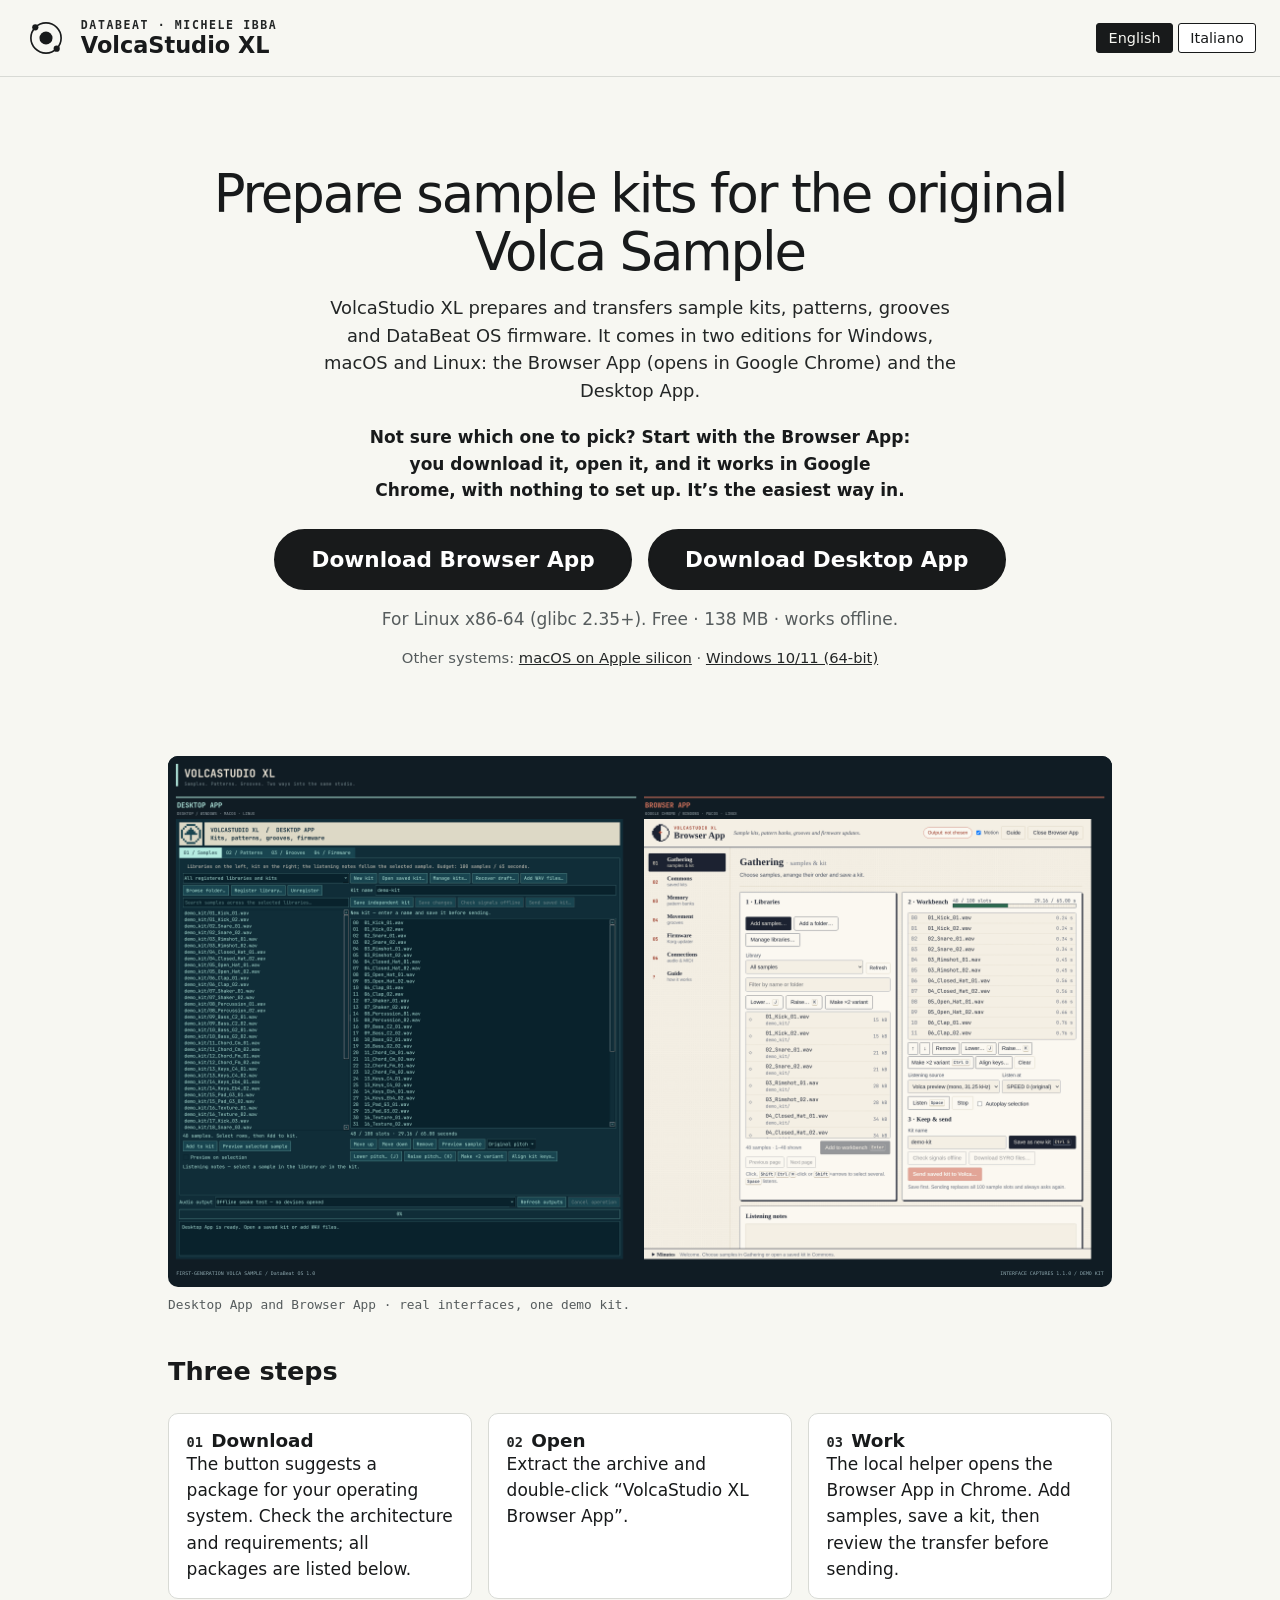
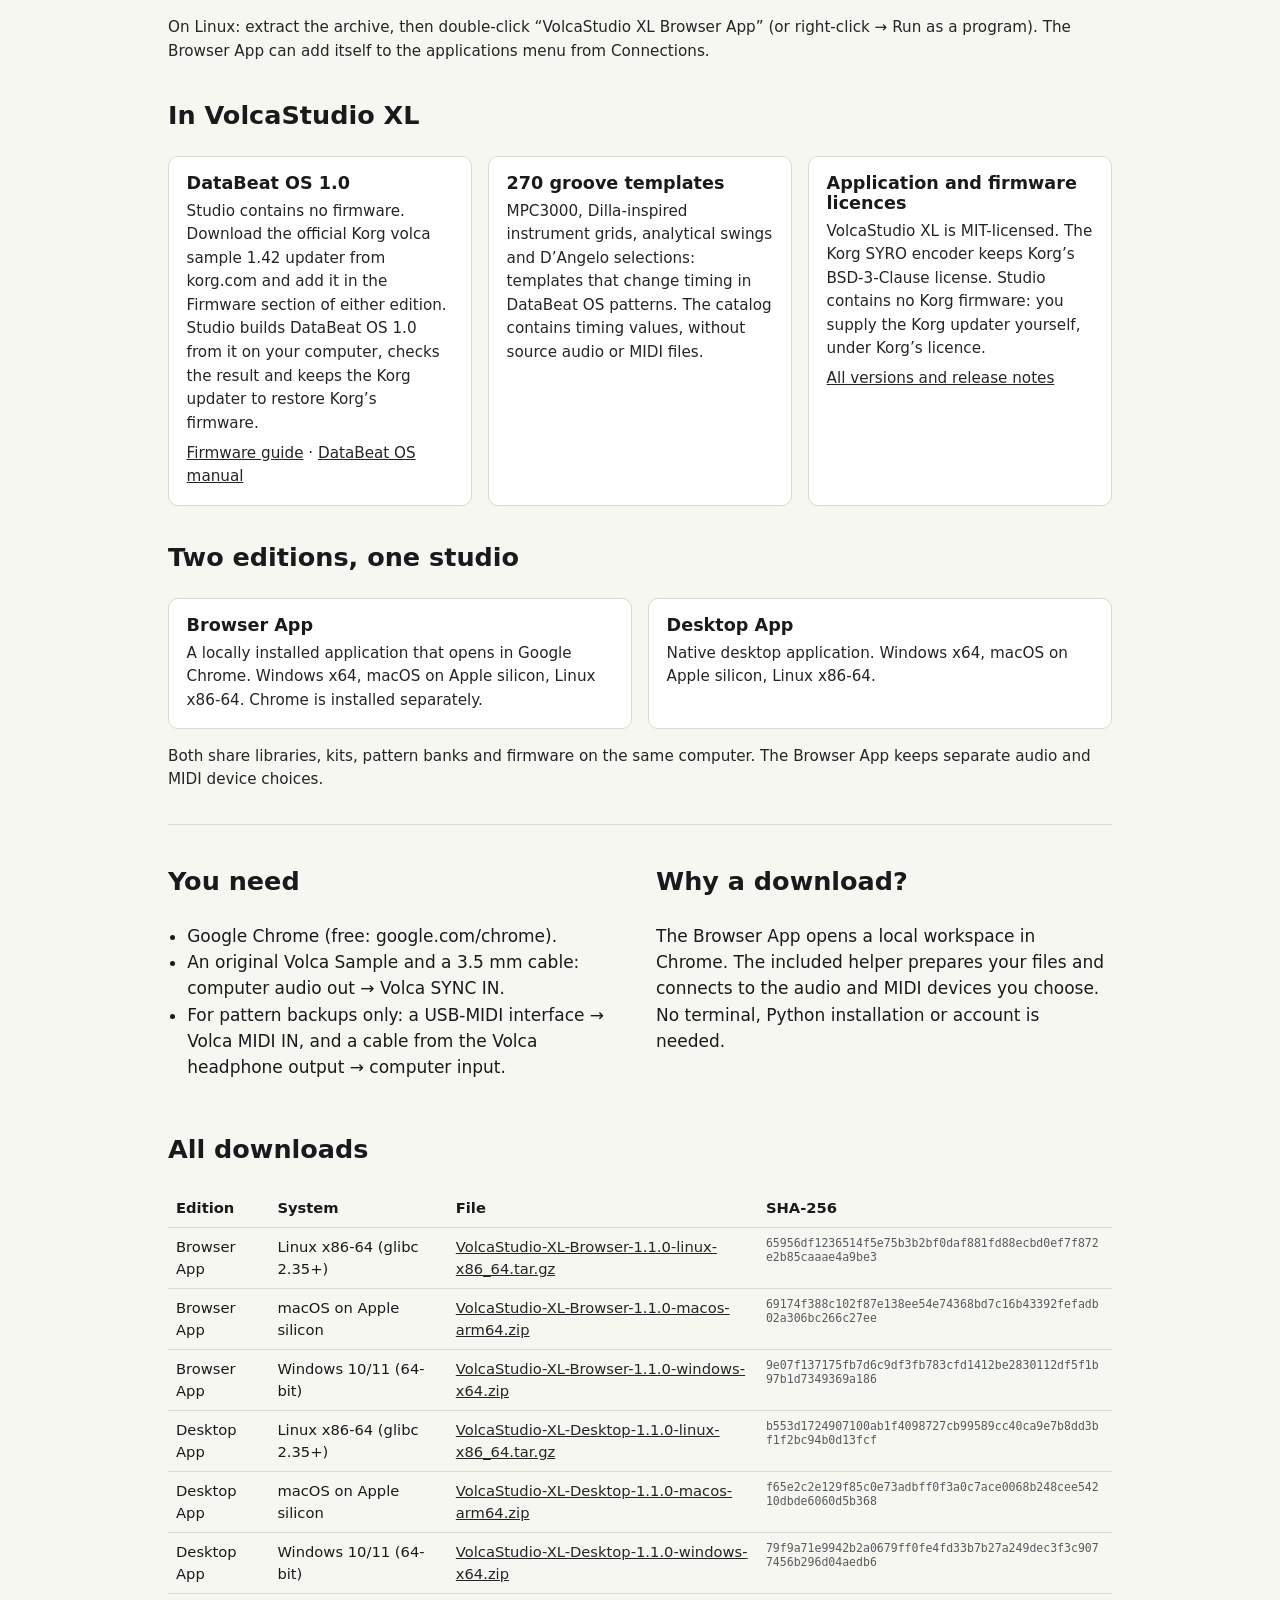
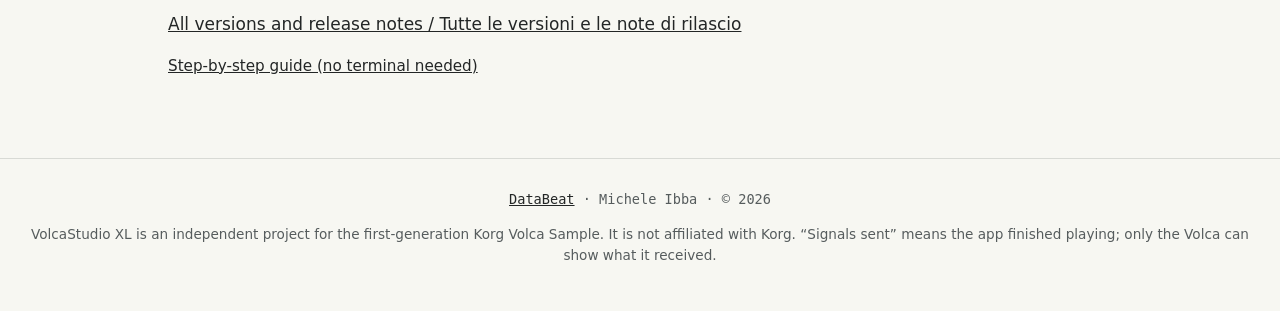
<file: site/index.html>
<!doctype html>
<html lang="en">
<head>
<meta charset="utf-8">
<meta name="viewport" content="width=device-width, initial-scale=1">
<meta name="color-scheme" content="light">
<title>VolcaStudio XL — DataBeat</title>
<meta name="description" content="VolcaStudio XL — prepare and transfer sample kits, patterns, grooves and DataBeat OS firmware for the original Korg Volca Sample. Browser App for Google Chrome, Desktop App for the desktop.">
<link rel="icon" href="assets/databeat-mark.svg" type="image/svg+xml">
<link rel="canonical" href="https://micheledatabeat.github.io/volcastudio-xl-releases/">
<meta property="og:type" content="website">
<meta property="og:title" content="VolcaStudio XL — DataBeat">
<meta property="og:description" content="Samples, patterns, grooves and DataBeat OS for the original Volca Sample. Browser App and Desktop App.">
<meta property="og:url" content="https://micheledatabeat.github.io/volcastudio-xl-releases/">
<meta property="og:image" content="https://micheledatabeat.github.io/volcastudio-xl-releases/assets/volcastudio-xl-editions.png">
<meta name="twitter:card" content="summary_large_image">
<link rel="stylesheet" href="site.css">
<script src="site.js" defer></script>
</head>
<body>
<header class="top">
  <a class="brand" href="https://micheledatabeat.github.io/" aria-label="DataBeat home">
    <img src="assets/databeat-mark.svg" alt="" width="44" height="44">
    <div><p class="kicker">DataBeat · Michele Ibba</p><p class="name">VolcaStudio XL</p></div>
  </a>
  <div class="lang" role="group" aria-label="Language">
    <button type="button" data-lang="en">English</button>
    <button type="button" data-lang="it">Italiano</button>
  </div>
</header>

<main>
  <section class="hero">
    <h1 data-i18n="title">Prepare sample kits for the original Volca Sample</h1>
    <p class="lead" data-i18n="lead">VolcaStudio XL prepares and transfers sample kits, patterns, grooves and DataBeat OS firmware. It comes in two editions for Windows, macOS and Linux: the Browser App (opens in Google Chrome) and the Desktop App.</p>
    <p class="pick" data-i18n="pick">Not sure which one to pick? Start with the Browser App: you download it, open it, and it works in Google Chrome, with nothing to set up. It’s the easiest way in.</p>
    <div class="cta-row">
      <a class="cta" id="cta" href="#downloads"><span data-i18n="cta">Download Browser App</span></a>
      <a class="cta" id="cta-desktop" href="#downloads"><span data-i18n="ctaDesktop">Download Desktop App</span></a>
    </div>
    <p class="for" id="cta-for"></p>
    <p class="other" id="other"></p>
  </section>

  <figure class="edition-preview">
    <img src="assets/volcastudio-xl-editions.svg" alt="Desktop App and Browser App with the same demo kit" width="3840" height="2160" loading="lazy">
    <figcaption data-i18n="preview">Desktop App and Browser App · real interfaces, one demo kit.</figcaption>
  </figure>

  <section class="steps">
    <h2 data-i18n="howTitle">Three steps</h2>
    <ol>
      <li><strong data-i18n="s1t">Download</strong><span data-i18n="s1">The button suggests a package for your operating system. Check the architecture and requirements; all packages are listed below.</span></li>
      <li><strong data-i18n="s2t">Open</strong><span id="open-step" data-i18n="s2">Open the downloaded file, then open “VolcaStudio XL Browser App”.</span></li>
      <li><strong data-i18n="s3t">Work</strong><span data-i18n="s3">The local helper opens the Browser App in Chrome. Add samples, save a kit, then review the transfer before sending.</span></li>
    </ol>
    <p class="note" id="first-open"></p>
  </section>

  <section class="included">
    <h2 data-i18n="inTitle">In VolcaStudio XL</h2>
    <div class="cards">
      <article>
        <h3 data-i18n="fwTitle">DataBeat OS 1.0</h3>
        <p data-i18n="fw">Studio contains no firmware. Download the official Korg volca sample 1.42 updater from korg.com and add it in the Firmware section of either edition. Studio builds DataBeat OS 1.0 from it on your computer, checks the result and keeps the Korg updater to restore Korg’s firmware.</p>
        <p><a href="docs/firmware.html" data-i18n="fwLink">Firmware guide</a> · <a href="docs/databeat-os.html" data-i18n="fwManual">DataBeat OS manual</a></p>
      </article>
      <article>
        <h3 data-i18n="grTitle">270 groove templates</h3>
        <p data-i18n="gr">MPC3000, Dilla-inspired instrument grids, analytical swings and D’Angelo selections: templates that change timing in DataBeat OS patterns. The catalog contains timing values, without source audio or MIDI files.</p>
      </article>
      <article>
        <h3 data-i18n="freeTitle">Application and firmware licences</h3>
        <p data-i18n="free">VolcaStudio XL is MIT-licensed. The Korg SYRO encoder keeps Korg’s BSD-3-Clause license. Studio contains no Korg firmware: you supply the Korg updater yourself, under Korg’s licence.</p>
        <p><a id="repo-link" href="https://github.com/MicheleDataBeat/volcastudio-xl-releases/releases" data-i18n="repoLink">All versions and release notes</a></p>
      </article>
    </div>
  </section>

  <section class="editions">
    <h2 data-i18n="edTitle">Two editions, one studio</h2>
    <div class="cards">
      <article><h3>Browser App</h3><p data-i18n="edBrowser">A locally installed application that opens in Google Chrome. Windows x64, macOS on Apple silicon, Linux x86-64. Chrome is installed separately.</p></article>
      <article><h3>Desktop App</h3><p data-i18n="edDesktop">Native desktop application. Windows x64, macOS on Apple silicon, Linux x86-64.</p></article>
    </div>
    <p class="note" data-i18n="edShared">Both share libraries, kits, pattern banks and firmware on the same computer. The Browser App keeps separate audio and MIDI device choices.</p>
  </section>

  <section class="facts">
    <div>
      <h2 data-i18n="needTitle">You need</h2>
      <ul>
        <li data-i18n="need1">Google Chrome (free: google.com/chrome).</li>
        <li data-i18n="need2">An original Volca Sample and a 3.5 mm cable: computer audio out → Volca SYNC IN.</li>
        <li data-i18n="need3">For pattern backups only: a USB-MIDI interface → Volca MIDI IN, and a cable from the Volca headphone output → computer input.</li>
      </ul>
    </div>
    <div>
      <h2 data-i18n="whyTitle">Why a download?</h2>
      <p data-i18n="why">The Browser App opens a local workspace in Chrome. The included helper prepares your files and connects to the audio and MIDI devices you choose. No terminal, Python installation or account is needed.</p>
    </div>
  </section>

  <section class="downloads" id="downloads">
    <h2 data-i18n="allTitle">All downloads</h2>
    <div class="scroll">
    <table>
      <thead><tr><th data-i18n="edition">Edition</th><th data-i18n="system">System</th><th data-i18n="file">File</th><th>SHA-256</th></tr></thead>
      <tbody id="download-rows"><tr><td colspan="4" data-i18n="none">The download list is unavailable or loading. Use All versions and release notes for packages.</td></tr></tbody>
    </table>
    </div>
    <p><a href="https://github.com/MicheleDataBeat/volcastudio-xl-releases/releases">All versions and release notes / Tutte le versioni e le note di rilascio</a></p>
    <p class="note"><a href="docs/browser-quick-start.html" id="guide-link" data-i18n="guide">Step-by-step guide (no terminal needed)</a></p>
  </section>
</main>

<footer>
  <p class="footer-brand"><a href="https://micheledatabeat.github.io/">DataBeat</a> · Michele Ibba · © 2026</p>
  <p data-i18n="foot">VolcaStudio XL is an independent project for the first-generation Korg Volca Sample. It is not affiliated with Korg. “Signals sent” means the app finished playing; only the Volca can show what it received.</p>
</footer>
</body>
</html>
</file>
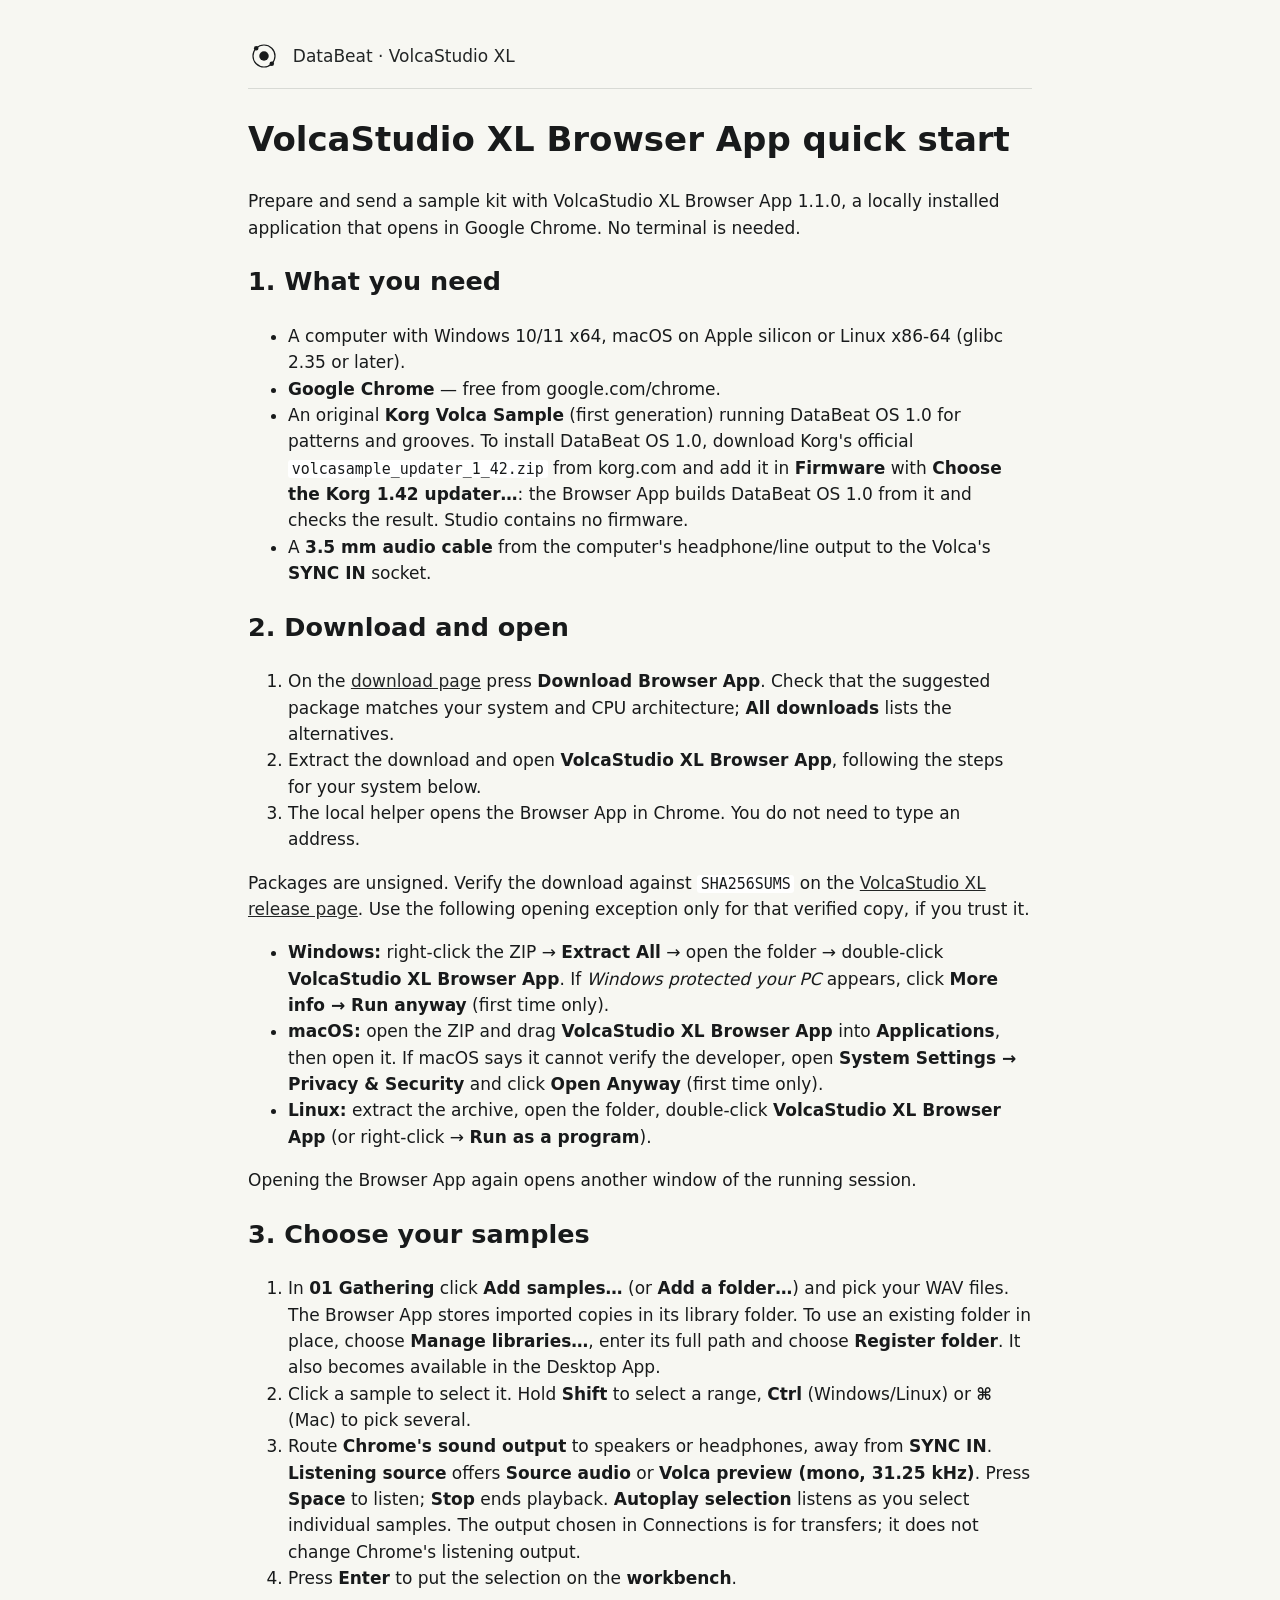
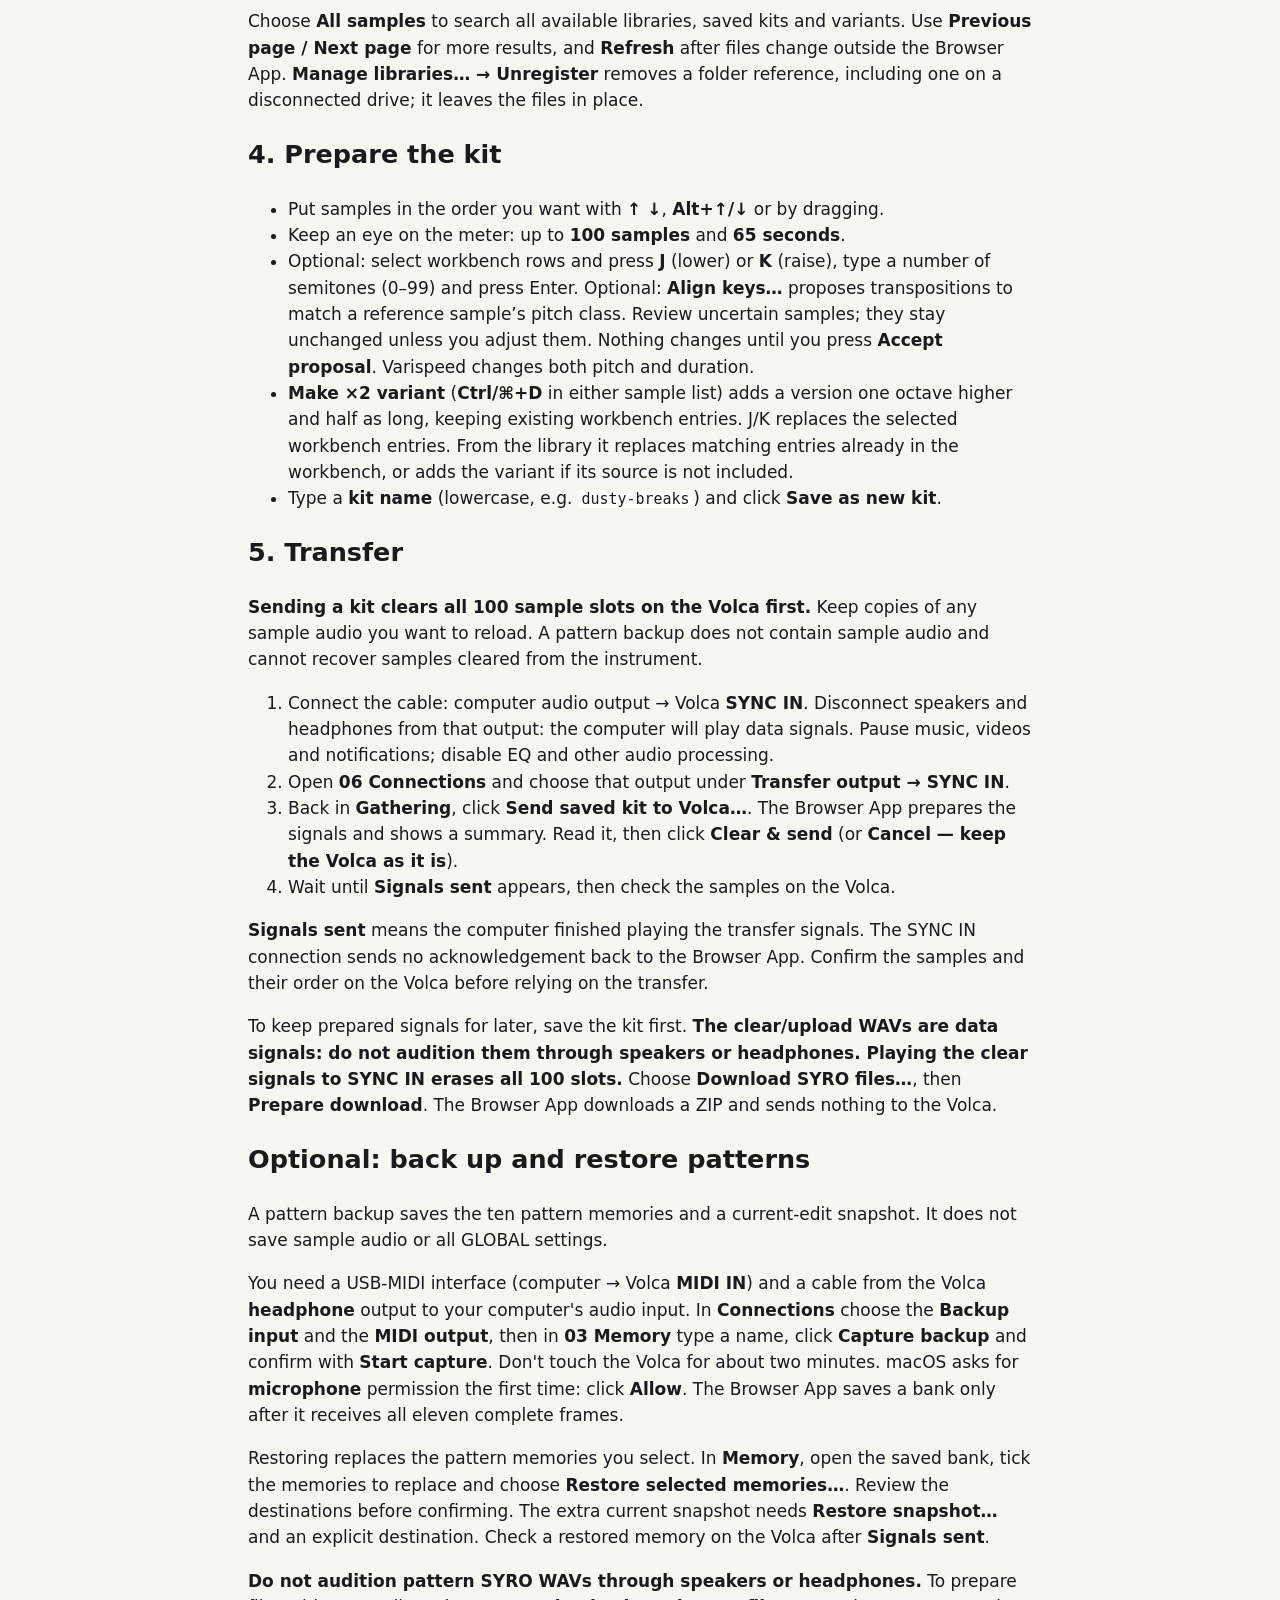
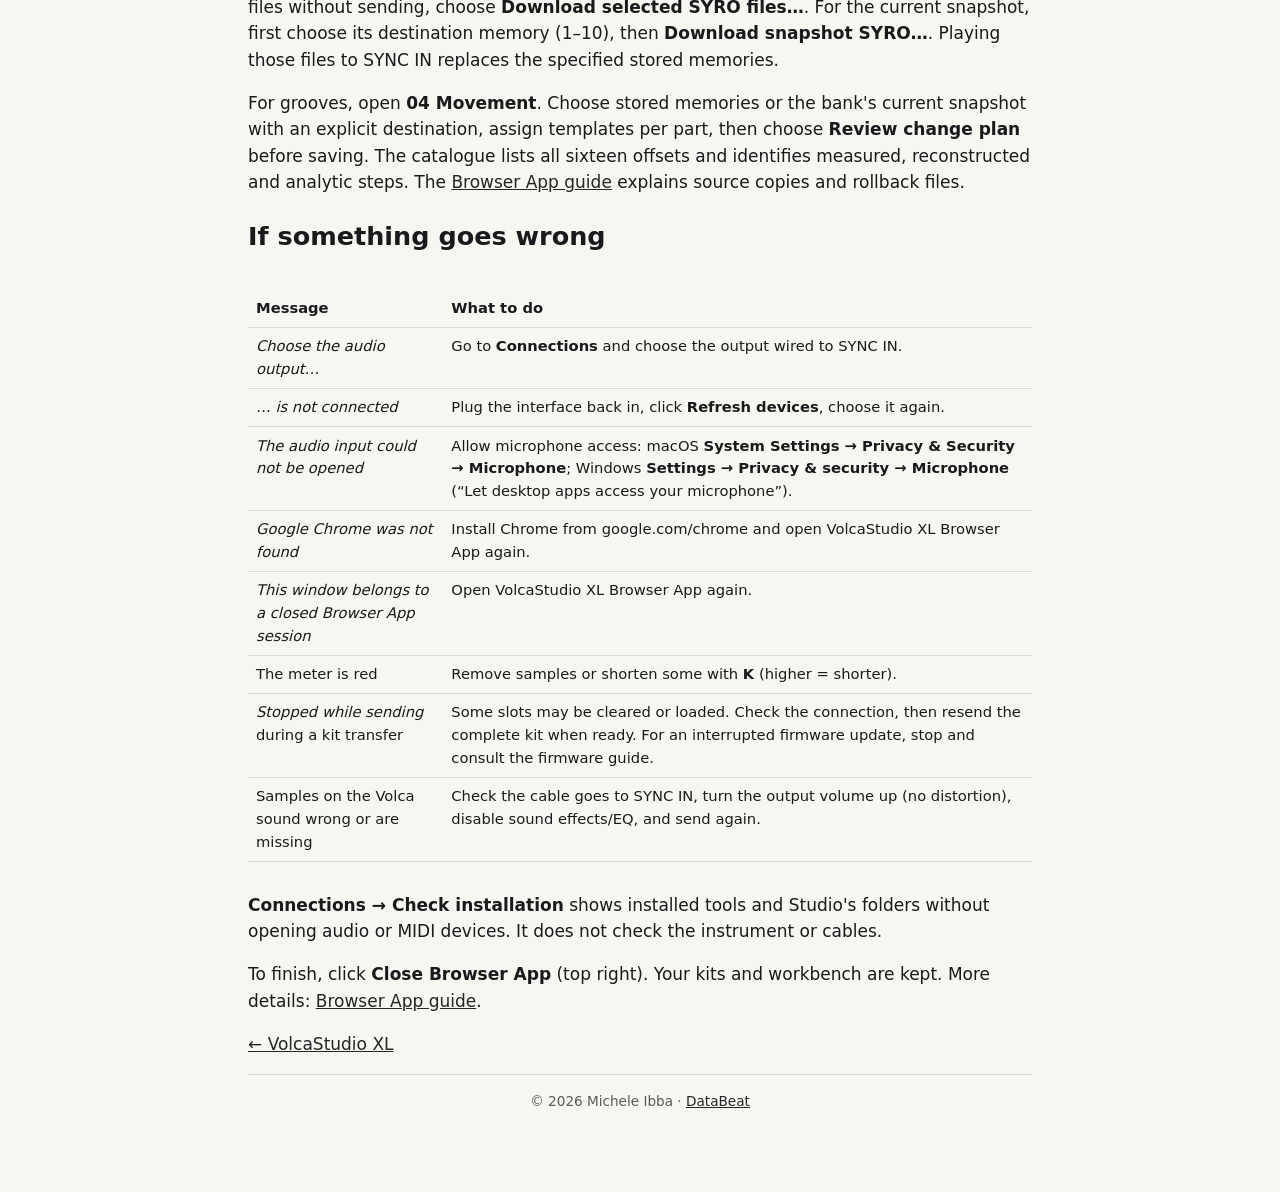
<file: site/docs/browser-quick-start.html>
<!doctype html>
<html lang="en"><head><meta charset="utf-8"><meta name="viewport" content="width=device-width, initial-scale=1"><title>Browser App quick start — DataBeat</title><link rel="stylesheet" href="../site.css"></head><body><main class="doc"><header class="top"><a class="brand" href="https://micheledatabeat.github.io/"><img src="../assets/databeat-mark.svg" alt="DataBeat" width="32" height="32"><span>DataBeat · VolcaStudio XL</span></a></header><h1 id="volcastudio-xl-browser-app-quick-start">VolcaStudio XL Browser App quick start</h1>
<p>Prepare and send a sample kit with VolcaStudio XL Browser App 1.1.0, a locally installed application that opens in Google Chrome. No terminal is needed.</p>
<h2 id="1-what-you-need">1. What you need</h2>
<ul>
<li>A computer with Windows 10/11 x64, macOS on Apple silicon or Linux x86-64 (glibc 2.35 or later).</li>
<li><strong>Google Chrome</strong> — free from google.com/chrome.</li>
<li>An original <strong>Korg Volca Sample</strong> (first generation) running DataBeat OS 1.0 for patterns and grooves. To install DataBeat OS 1.0, download Korg's official <code>volcasample_updater_1_42.zip</code> from korg.com and add it in <strong>Firmware</strong> with <strong>Choose the Korg 1.42 updater…</strong>: the Browser App builds DataBeat OS 1.0 from it and checks the result. Studio contains no firmware.</li>
<li>A <strong>3.5 mm audio cable</strong> from the computer's headphone/line output to the Volca's <strong>SYNC IN</strong> socket.</li>
</ul>
<h2 id="2-download-and-open">2. Download and open</h2>
<ol>
<li>On the <a href="https://micheledatabeat.github.io/volcastudio-xl-releases/">download page</a> press <strong>Download Browser App</strong>. Check that the suggested package matches your system and CPU architecture; <strong>All downloads</strong> lists the alternatives.</li>
<li>Extract the download and open <strong>VolcaStudio XL Browser App</strong>, following the steps for your system below.</li>
<li>The local helper opens the Browser App in Chrome. You do not need to type an address.</li>
</ol>
<p>Packages are unsigned. Verify the download against <code>SHA256SUMS</code> on the <a href="https://github.com/MicheleDataBeat/volcastudio-xl-releases/releases">VolcaStudio XL release page</a>. Use the following opening exception only for that verified copy, if you trust it.</p>
<ul>
<li><strong>Windows:</strong> right-click the ZIP → <strong>Extract All</strong> → open the folder → double-click <strong>VolcaStudio XL Browser App</strong>. If <em>Windows protected your PC</em> appears, click <strong>More info → Run anyway</strong> (first time only).</li>
<li><strong>macOS:</strong> open the ZIP and drag <strong>VolcaStudio XL Browser App</strong> into <strong>Applications</strong>, then open it. If macOS says it cannot verify the developer, open <strong>System Settings → Privacy &amp; Security</strong> and click <strong>Open Anyway</strong> (first time only).</li>
<li><strong>Linux:</strong> extract the archive, open the folder, double-click <strong>VolcaStudio XL Browser App</strong> (or right-click → <strong>Run as a program</strong>).</li>
</ul>
<p>Opening the Browser App again opens another window of the running session.</p>
<h2 id="3-choose-your-samples">3. Choose your samples</h2>
<ol>
<li>In <strong>01 Gathering</strong> click <strong>Add samples…</strong> (or <strong>Add a folder…</strong>) and pick your WAV files. The Browser App stores imported copies in its library folder. To use an existing folder in place, choose <strong>Manage libraries…</strong>, enter its full path and choose <strong>Register folder</strong>. It also becomes available in the Desktop App.</li>
<li>Click a sample to select it. Hold <strong>Shift</strong> to select a range, <strong>Ctrl</strong> (Windows/Linux) or <strong>⌘</strong> (Mac) to pick several.</li>
<li>Route <strong>Chrome's sound output</strong> to speakers or headphones, away from <strong>SYNC IN</strong>. <strong>Listening source</strong> offers <strong>Source audio</strong> or <strong>Volca preview (mono, 31.25 kHz)</strong>. Press <strong>Space</strong> to listen; <strong>Stop</strong> ends playback. <strong>Autoplay selection</strong> listens as you select individual samples. The output chosen in Connections is for transfers; it does not change Chrome's listening output.</li>
<li>Press <strong>Enter</strong> to put the selection on the <strong>workbench</strong>.</li>
</ol>
<p>Choose <strong>All samples</strong> to search all available libraries, saved kits and variants. Use <strong>Previous page / Next page</strong> for more results, and <strong>Refresh</strong> after files change outside the Browser App. <strong>Manage libraries… → Unregister</strong> removes a folder reference, including one on a disconnected drive; it leaves the files in place.</p>
<h2 id="4-prepare-the-kit">4. Prepare the kit</h2>
<ul>
<li>Put samples in the order you want with <strong>↑ ↓</strong>, <strong>Alt+↑/↓</strong> or by dragging.</li>
<li>Keep an eye on the meter: up to <strong>100 samples</strong> and <strong>65 seconds</strong>.</li>
<li>Optional: select workbench rows and press <strong>J</strong> (lower) or <strong>K</strong> (raise), type a number of semitones (0–99) and press Enter. Optional: <strong>Align keys…</strong> proposes transpositions to match a reference sample’s pitch class. Review uncertain samples; they stay unchanged unless you adjust them. Nothing changes until you press <strong>Accept proposal</strong>. Varispeed changes both pitch and duration.</li>
<li><strong>Make ×2 variant</strong> (<strong>Ctrl/⌘+D</strong> in either sample list) adds a version one octave higher and half as long, keeping existing workbench entries. J/K replaces the selected workbench entries. From the library it replaces matching entries already in the workbench, or adds the variant if its source is not included.</li>
<li>Type a <strong>kit name</strong> (lowercase, e.g. <code>dusty-breaks</code>) and click <strong>Save as new kit</strong>.</li>
</ul>
<h2 id="5-transfer">5. Transfer</h2>
<p><strong>Sending a kit clears all 100 sample slots on the Volca first.</strong> Keep copies of any sample audio you want to reload. A pattern backup does not contain sample audio and cannot recover samples cleared from the instrument.</p>
<ol>
<li>Connect the cable: computer audio output → Volca <strong>SYNC IN</strong>. Disconnect speakers and headphones from that output: the computer will play data signals. Pause music, videos and notifications; disable EQ and other audio processing.</li>
<li>Open <strong>06 Connections</strong> and choose that output under <strong>Transfer output → SYNC IN</strong>.</li>
<li>Back in <strong>Gathering</strong>, click <strong>Send saved kit to Volca…</strong>. The Browser App prepares the signals and shows a summary. Read it, then click <strong>Clear &amp; send</strong> (or <strong>Cancel — keep the Volca as it is</strong>).</li>
<li>Wait until <strong>Signals sent</strong> appears, then check the samples on the Volca.</li>
</ol>
<p><strong>Signals sent</strong> means the computer finished playing the transfer signals. The SYNC IN connection sends no acknowledgement back to the Browser App. Confirm the samples and their order on the Volca before relying on the transfer.</p>
<p>To keep prepared signals for later, save the kit first. <strong>The clear/upload WAVs are data signals: do not audition them through speakers or headphones. Playing the clear signals to SYNC IN erases all 100 slots.</strong> Choose <strong>Download SYRO files…</strong>, then <strong>Prepare download</strong>. The Browser App downloads a ZIP and sends nothing to the Volca.</p>
<h2 id="optional-back-up-and-restore-patterns">Optional: back up and restore patterns</h2>
<p>A pattern backup saves the ten pattern memories and a current-edit snapshot. It does not save sample audio or all GLOBAL settings.</p>
<p>You need a USB-MIDI interface (computer → Volca <strong>MIDI IN</strong>) and a cable from the Volca <strong>headphone</strong> output to your computer's audio input. In <strong>Connections</strong> choose the <strong>Backup input</strong> and the <strong>MIDI output</strong>, then in <strong>03 Memory</strong> type a name, click <strong>Capture backup</strong> and confirm with <strong>Start capture</strong>. Don't touch the Volca for about two minutes. macOS asks for <strong>microphone</strong> permission the first time: click <strong>Allow</strong>. The Browser App saves a bank only after it receives all eleven complete frames.</p>
<p>Restoring replaces the pattern memories you select. In <strong>Memory</strong>, open the saved bank, tick the memories to replace and choose <strong>Restore selected memories…</strong>. Review the destinations before confirming. The extra current snapshot needs <strong>Restore snapshot…</strong> and an explicit destination. Check a restored memory on the Volca after <strong>Signals sent</strong>.</p>
<p><strong>Do not audition pattern SYRO WAVs through speakers or headphones.</strong> To prepare files without sending, choose <strong>Download selected SYRO files…</strong>. For the current snapshot, first choose its destination memory (1–10), then <strong>Download snapshot SYRO…</strong>. Playing those files to SYNC IN replaces the specified stored memories.</p>
<p>For grooves, open <strong>04 Movement</strong>. Choose stored memories or the bank's current snapshot with an explicit destination, assign templates per part, then choose <strong>Review change plan</strong> before saving. The catalogue lists all sixteen offsets and identifies measured, reconstructed and analytic steps. The <a href="https://micheledatabeat.github.io/volcastudio-xl-releases/docs/browser.html">Browser App guide</a> explains source copies and rollback files.</p>
<h2 id="if-something-goes-wrong">If something goes wrong</h2>
<div style="overflow-x: auto;" tabindex="0"><table><tr><th>Message</th><th>What to do</th></tr><tr><td><em>Choose the audio output…</em></td><td>Go to <strong>Connections</strong> and choose the output wired to SYNC IN.</td></tr><tr><td><em>… is not connected</em></td><td>Plug the interface back in, click <strong>Refresh devices</strong>, choose it again.</td></tr><tr><td><em>The audio input could not be opened</em></td><td>Allow microphone access: macOS <strong>System Settings → Privacy &amp; Security → Microphone</strong>; Windows <strong>Settings → Privacy &amp; security → Microphone</strong> (“Let desktop apps access your microphone”).</td></tr><tr><td><em>Google Chrome was not found</em></td><td>Install Chrome from google.com/chrome and open VolcaStudio XL Browser App again.</td></tr><tr><td><em>This window belongs to a closed Browser App session</em></td><td>Open VolcaStudio XL Browser App again.</td></tr><tr><td>The meter is red</td><td>Remove samples or shorten some with <strong>K</strong> (higher = shorter).</td></tr><tr><td><em>Stopped while sending</em> during a kit transfer</td><td>Some slots may be cleared or loaded. Check the connection, then resend the complete kit when ready. For an interrupted firmware update, stop and consult the firmware guide.</td></tr><tr><td>Samples on the Volca sound wrong or are missing</td><td>Check the cable goes to SYNC IN, turn the output volume up (no distortion), disable sound effects/EQ, and send again.</td></tr></table></div>
<p><strong>Connections → Check installation</strong> shows installed tools and Studio's folders without opening audio or MIDI devices. It does not check the instrument or cables.</p>
<p>To finish, click <strong>Close Browser App</strong> (top right). Your kits and workbench are kept. More details: <a href="https://micheledatabeat.github.io/volcastudio-xl-releases/docs/browser.html">Browser App guide</a>.</p><p><a href="../index.html">← VolcaStudio XL</a></p><footer>© 2026 Michele Ibba · <a href="https://micheledatabeat.github.io/">DataBeat</a></footer></main></body></html>
</file>
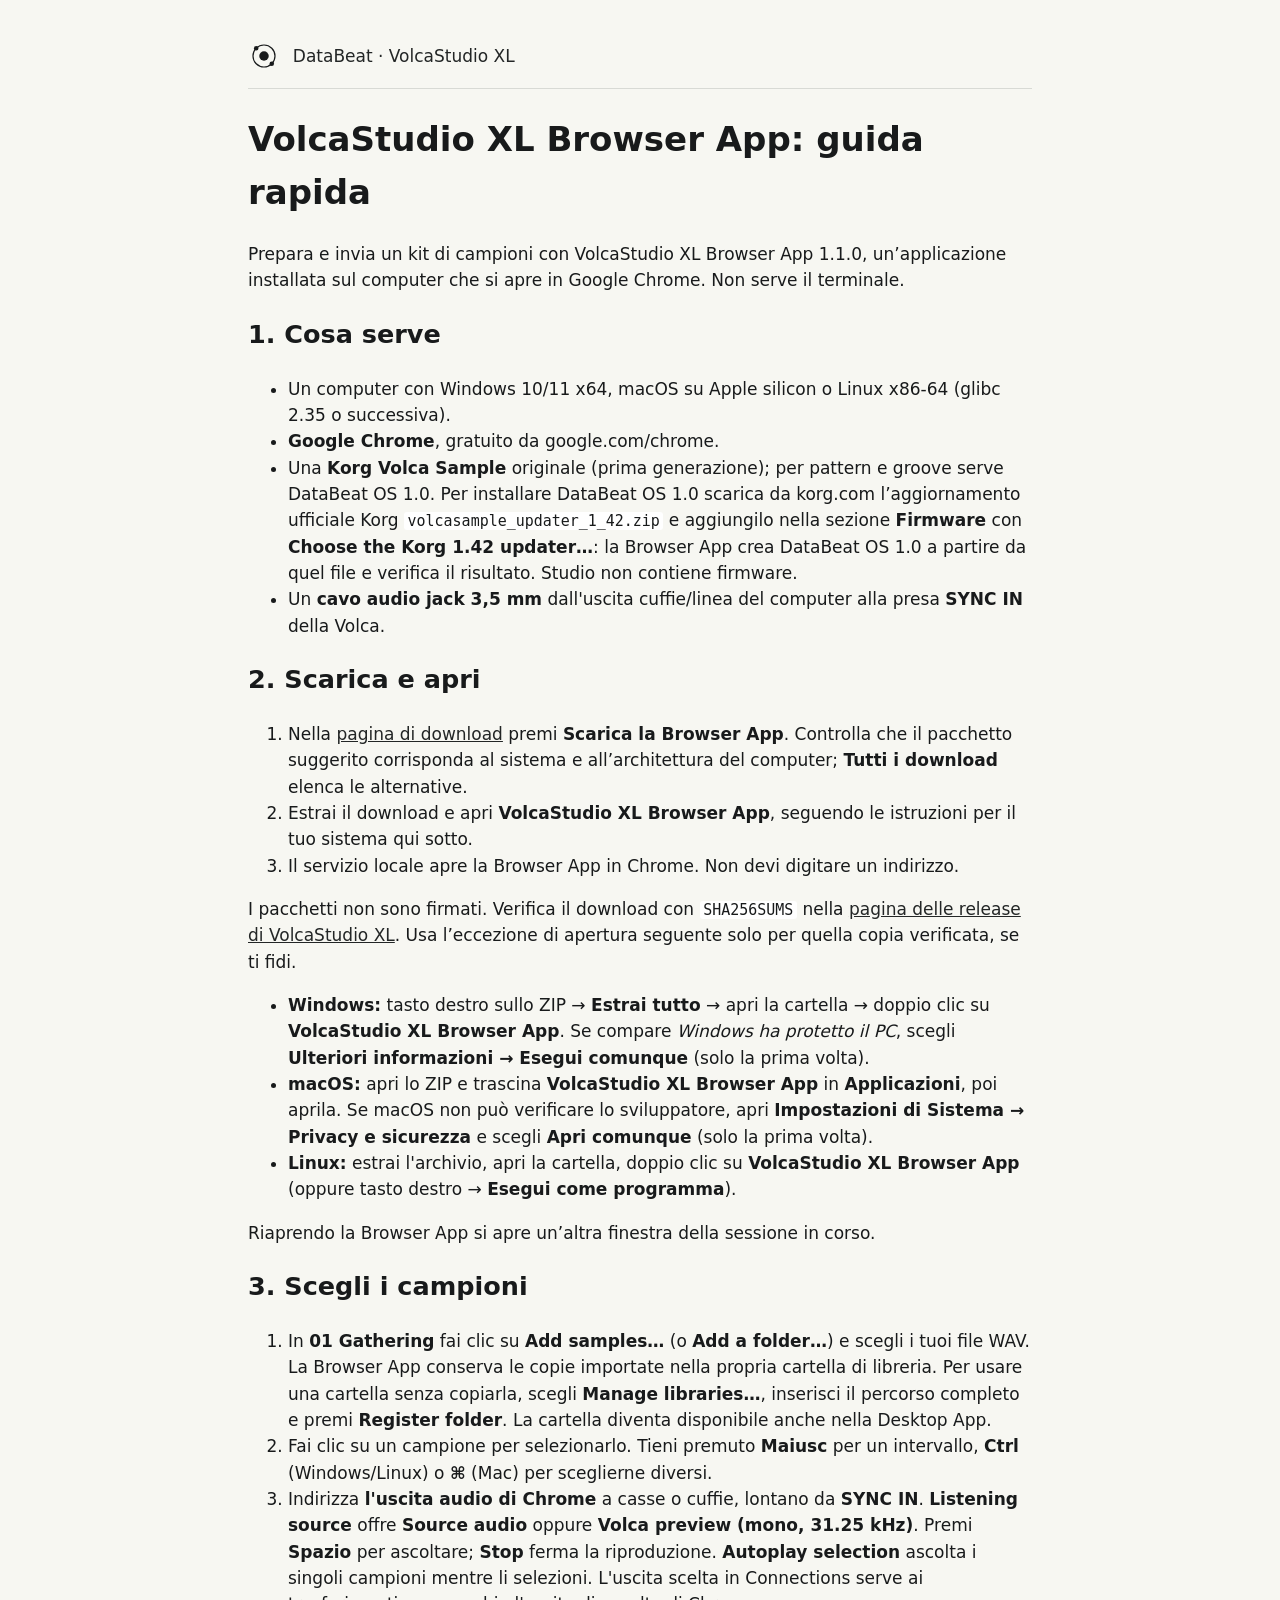
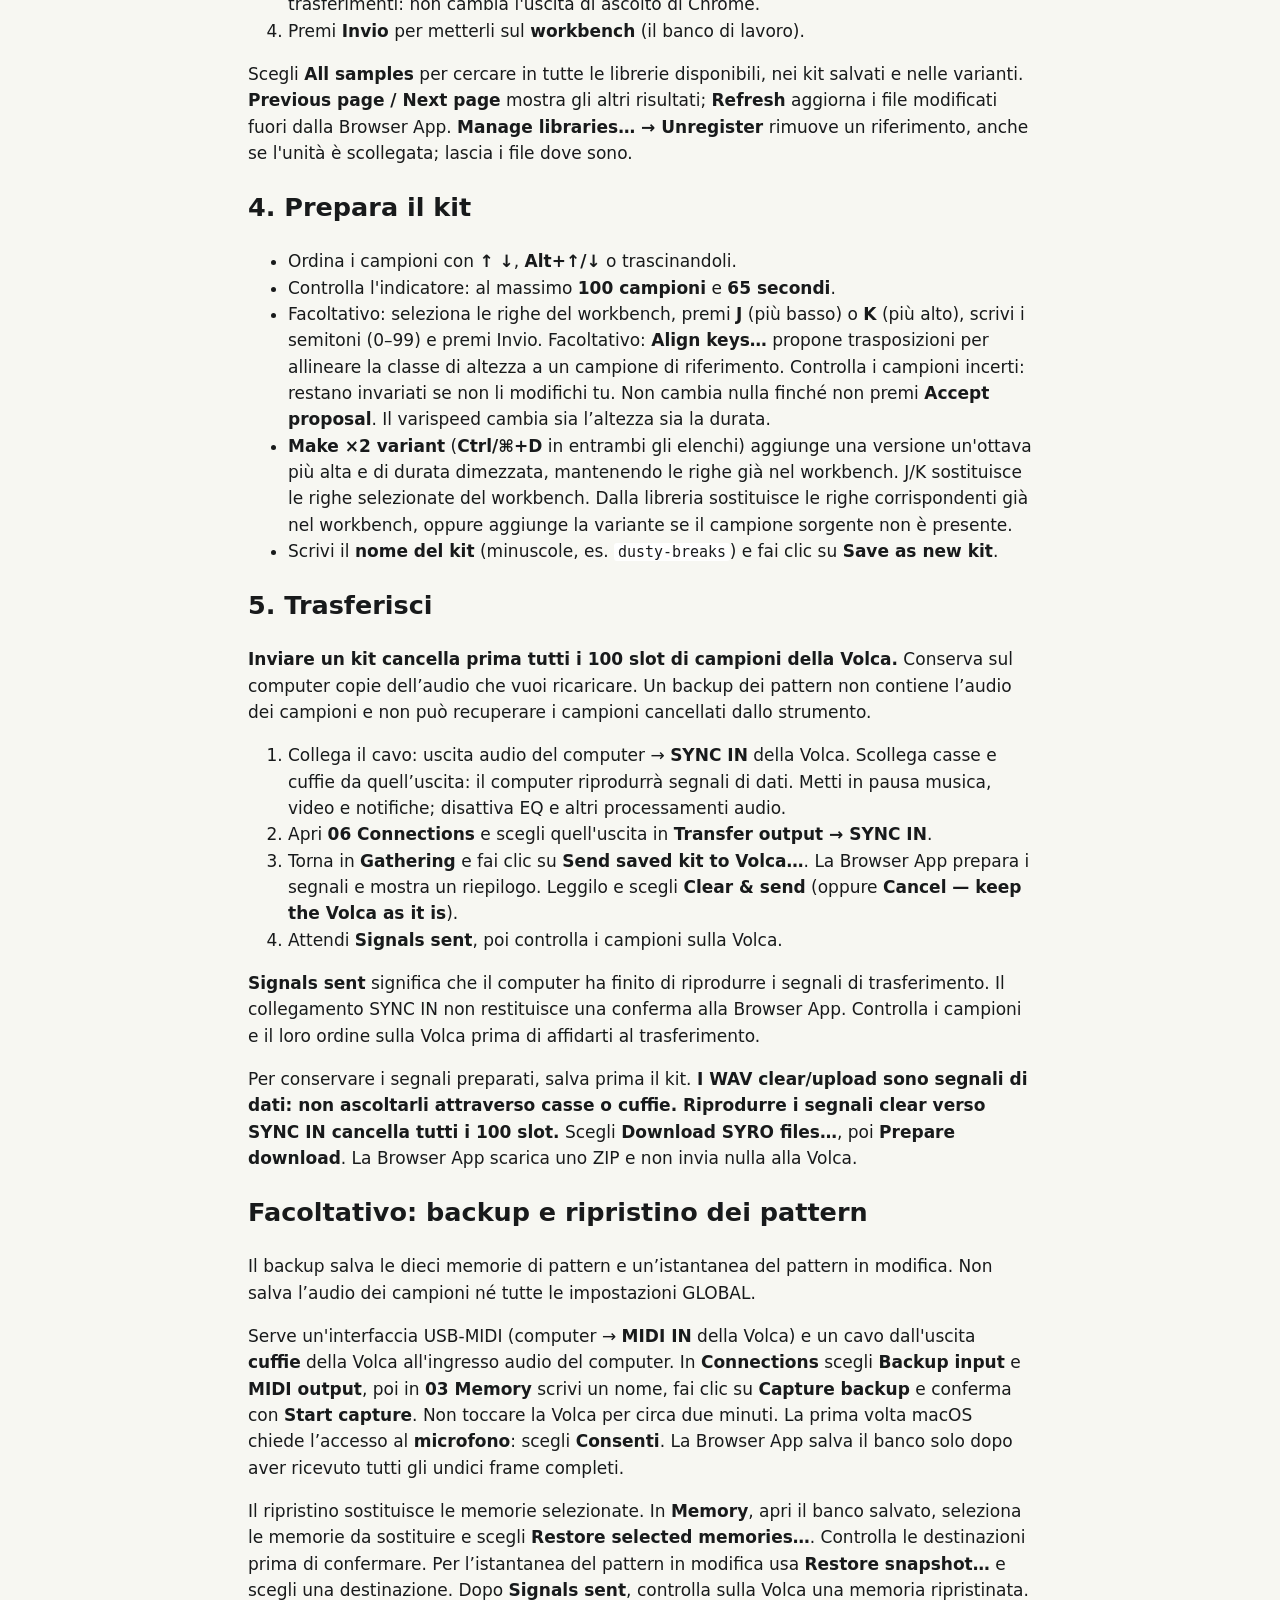
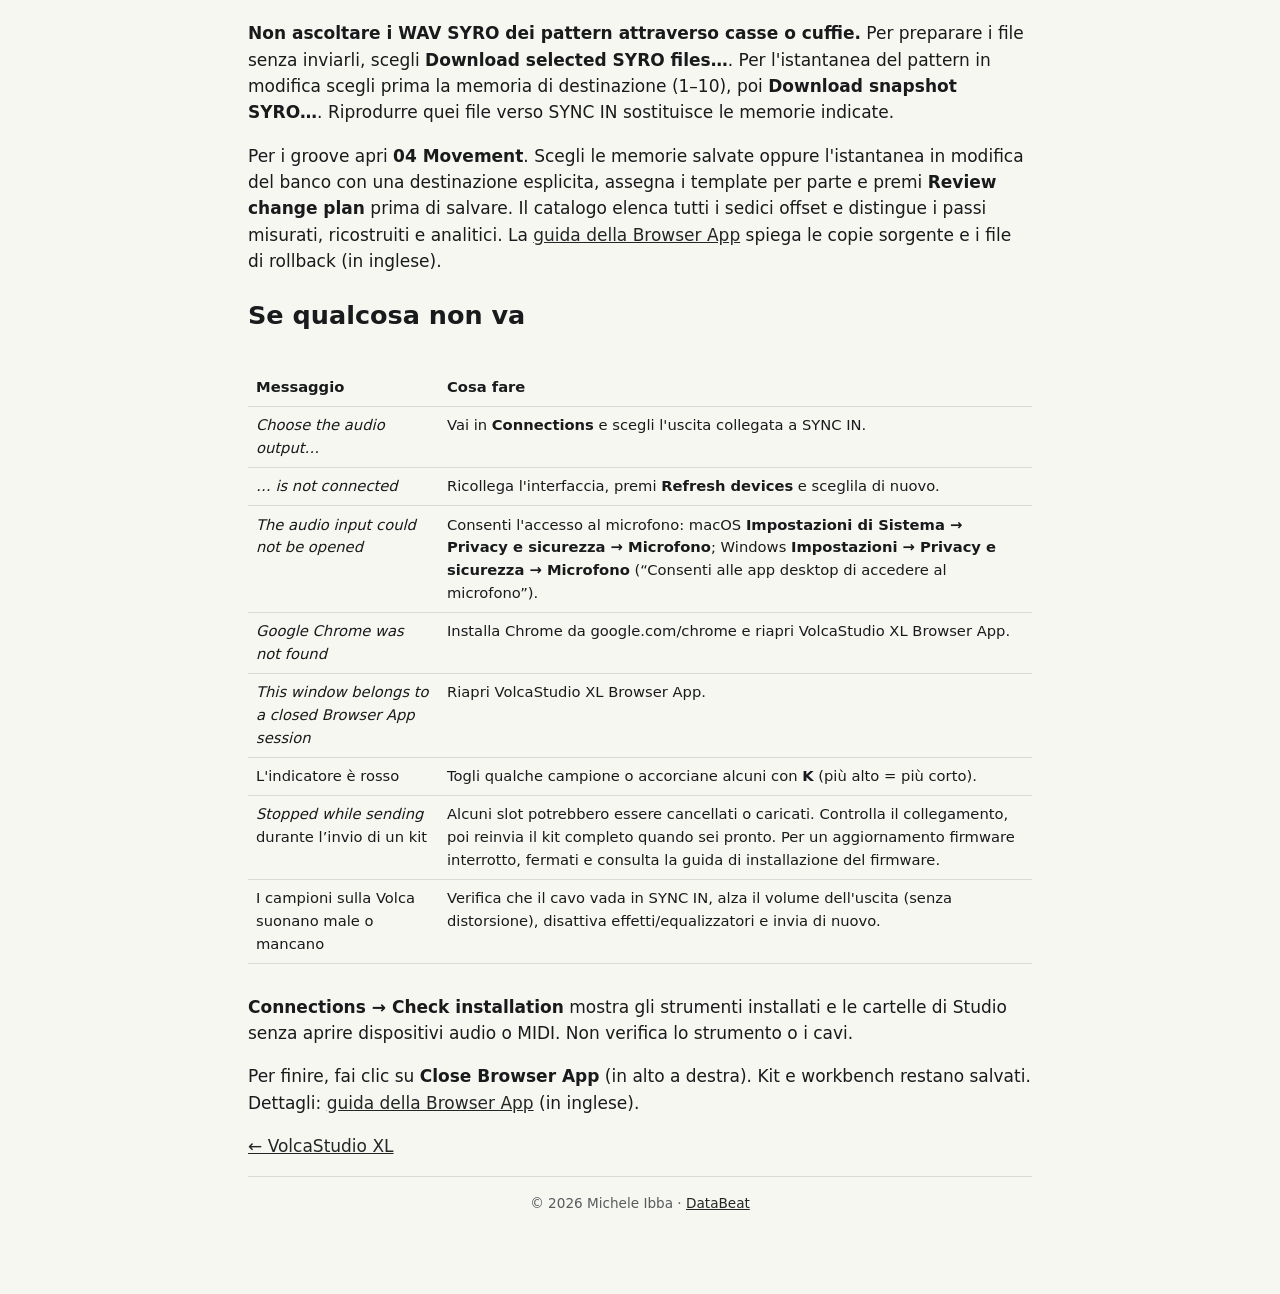
<file: site/docs/browser-quick-start.it.html>
<!doctype html>
<html lang="it"><head><meta charset="utf-8"><meta name="viewport" content="width=device-width, initial-scale=1"><title>Browser App: guida rapida — DataBeat</title><link rel="stylesheet" href="../site.css"></head><body><main class="doc"><header class="top"><a class="brand" href="https://micheledatabeat.github.io/"><img src="../assets/databeat-mark.svg" alt="DataBeat" width="32" height="32"><span>DataBeat · VolcaStudio XL</span></a></header><h1 id="volcastudio-xl-browser-app-guida-rapida">VolcaStudio XL Browser App: guida rapida</h1>
<p>Prepara e invia un kit di campioni con VolcaStudio XL Browser App 1.1.0, un’applicazione installata sul computer che si apre in Google Chrome. Non serve il terminale.</p>
<h2 id="1-cosa-serve">1. Cosa serve</h2>
<ul>
<li>Un computer con Windows 10/11 x64, macOS su Apple silicon o Linux x86-64 (glibc 2.35 o successiva).</li>
<li><strong>Google Chrome</strong>, gratuito da google.com/chrome.</li>
<li>Una <strong>Korg Volca Sample</strong> originale (prima generazione); per pattern e groove serve DataBeat OS 1.0. Per installare DataBeat OS 1.0 scarica da korg.com l’aggiornamento ufficiale Korg <code>volcasample_updater_1_42.zip</code> e aggiungilo nella sezione <strong>Firmware</strong> con <strong>Choose the Korg 1.42 updater…</strong>: la Browser App crea DataBeat OS 1.0 a partire da quel file e verifica il risultato. Studio non contiene firmware.</li>
<li>Un <strong>cavo audio jack 3,5 mm</strong> dall'uscita cuffie/linea del computer alla presa <strong>SYNC IN</strong> della Volca.</li>
</ul>
<h2 id="2-scarica-e-apri">2. Scarica e apri</h2>
<ol>
<li>Nella <a href="https://micheledatabeat.github.io/volcastudio-xl-releases/">pagina di download</a> premi <strong>Scarica la Browser App</strong>. Controlla che il pacchetto suggerito corrisponda al sistema e all’architettura del computer; <strong>Tutti i download</strong> elenca le alternative.</li>
<li>Estrai il download e apri <strong>VolcaStudio XL Browser App</strong>, seguendo le istruzioni per il tuo sistema qui sotto.</li>
<li>Il servizio locale apre la Browser App in Chrome. Non devi digitare un indirizzo.</li>
</ol>
<p>I pacchetti non sono firmati. Verifica il download con <code>SHA256SUMS</code> nella <a href="https://github.com/MicheleDataBeat/volcastudio-xl-releases/releases">pagina delle release di VolcaStudio XL</a>. Usa l’eccezione di apertura seguente solo per quella copia verificata, se ti fidi.</p>
<ul>
<li><strong>Windows:</strong> tasto destro sullo ZIP → <strong>Estrai tutto</strong> → apri la cartella → doppio clic su <strong>VolcaStudio XL Browser App</strong>. Se compare <em>Windows ha protetto il PC</em>, scegli <strong>Ulteriori informazioni → Esegui comunque</strong> (solo la prima volta).</li>
<li><strong>macOS:</strong> apri lo ZIP e trascina <strong>VolcaStudio XL Browser App</strong> in <strong>Applicazioni</strong>, poi aprila. Se macOS non può verificare lo sviluppatore, apri <strong>Impostazioni di Sistema → Privacy e sicurezza</strong> e scegli <strong>Apri comunque</strong> (solo la prima volta).</li>
<li><strong>Linux:</strong> estrai l'archivio, apri la cartella, doppio clic su <strong>VolcaStudio XL Browser App</strong> (oppure tasto destro → <strong>Esegui come programma</strong>).</li>
</ul>
<p>Riaprendo la Browser App si apre un’altra finestra della sessione in corso.</p>
<h2 id="3-scegli-i-campioni">3. Scegli i campioni</h2>
<ol>
<li>In <strong>01 Gathering</strong> fai clic su <strong>Add samples…</strong> (o <strong>Add a folder…</strong>) e scegli i tuoi file WAV. La Browser App conserva le copie importate nella propria cartella di libreria. Per usare una cartella senza copiarla, scegli <strong>Manage libraries…</strong>, inserisci il percorso completo e premi <strong>Register folder</strong>. La cartella diventa disponibile anche nella Desktop App.</li>
<li>Fai clic su un campione per selezionarlo. Tieni premuto <strong>Maiusc</strong> per un intervallo, <strong>Ctrl</strong> (Windows/Linux) o <strong>⌘</strong> (Mac) per sceglierne diversi.</li>
<li>Indirizza <strong>l'uscita audio di Chrome</strong> a casse o cuffie, lontano da <strong>SYNC IN</strong>. <strong>Listening source</strong> offre <strong>Source audio</strong> oppure <strong>Volca preview (mono, 31.25 kHz)</strong>. Premi <strong>Spazio</strong> per ascoltare; <strong>Stop</strong> ferma la riproduzione. <strong>Autoplay selection</strong> ascolta i singoli campioni mentre li selezioni. L'uscita scelta in Connections serve ai trasferimenti: non cambia l'uscita di ascolto di Chrome.</li>
<li>Premi <strong>Invio</strong> per metterli sul <strong>workbench</strong> (il banco di lavoro).</li>
</ol>
<p>Scegli <strong>All samples</strong> per cercare in tutte le librerie disponibili, nei kit salvati e nelle varianti. <strong>Previous page / Next page</strong> mostra gli altri risultati; <strong>Refresh</strong> aggiorna i file modificati fuori dalla Browser App. <strong>Manage libraries… → Unregister</strong> rimuove un riferimento, anche se l'unità è scollegata; lascia i file dove sono.</p>
<h2 id="4-prepara-il-kit">4. Prepara il kit</h2>
<ul>
<li>Ordina i campioni con <strong>↑ ↓</strong>, <strong>Alt+↑/↓</strong> o trascinandoli.</li>
<li>Controlla l'indicatore: al massimo <strong>100 campioni</strong> e <strong>65 secondi</strong>.</li>
<li>Facoltativo: seleziona le righe del workbench, premi <strong>J</strong> (più basso) o <strong>K</strong> (più alto), scrivi i semitoni (0–99) e premi Invio. Facoltativo: <strong>Align keys…</strong> propone trasposizioni per allineare la classe di altezza a un campione di riferimento. Controlla i campioni incerti: restano invariati se non li modifichi tu. Non cambia nulla finché non premi <strong>Accept proposal</strong>. Il varispeed cambia sia l’altezza sia la durata.</li>
<li><strong>Make ×2 variant</strong> (<strong>Ctrl/⌘+D</strong> in entrambi gli elenchi) aggiunge una versione un'ottava più alta e di durata dimezzata, mantenendo le righe già nel workbench. J/K sostituisce le righe selezionate del workbench. Dalla libreria sostituisce le righe corrispondenti già nel workbench, oppure aggiunge la variante se il campione sorgente non è presente.</li>
<li>Scrivi il <strong>nome del kit</strong> (minuscole, es. <code>dusty-breaks</code>) e fai clic su <strong>Save as new kit</strong>.</li>
</ul>
<h2 id="5-trasferisci">5. Trasferisci</h2>
<p><strong>Inviare un kit cancella prima tutti i 100 slot di campioni della Volca.</strong> Conserva sul computer copie dell’audio che vuoi ricaricare. Un backup dei pattern non contiene l’audio dei campioni e non può recuperare i campioni cancellati dallo strumento.</p>
<ol>
<li>Collega il cavo: uscita audio del computer → <strong>SYNC IN</strong> della Volca. Scollega casse e cuffie da quell’uscita: il computer riprodurrà segnali di dati. Metti in pausa musica, video e notifiche; disattiva EQ e altri processamenti audio.</li>
<li>Apri <strong>06 Connections</strong> e scegli quell'uscita in <strong>Transfer output → SYNC IN</strong>.</li>
<li>Torna in <strong>Gathering</strong> e fai clic su <strong>Send saved kit to Volca…</strong>. La Browser App prepara i segnali e mostra un riepilogo. Leggilo e scegli <strong>Clear &amp; send</strong> (oppure <strong>Cancel — keep the Volca as it is</strong>).</li>
<li>Attendi <strong>Signals sent</strong>, poi controlla i campioni sulla Volca.</li>
</ol>
<p><strong>Signals sent</strong> significa che il computer ha finito di riprodurre i segnali di trasferimento. Il collegamento SYNC IN non restituisce una conferma alla Browser App. Controlla i campioni e il loro ordine sulla Volca prima di affidarti al trasferimento.</p>
<p>Per conservare i segnali preparati, salva prima il kit. <strong>I WAV clear/upload sono segnali di dati: non ascoltarli attraverso casse o cuffie. Riprodurre i segnali clear verso SYNC IN cancella tutti i 100 slot.</strong> Scegli <strong>Download SYRO files…</strong>, poi <strong>Prepare download</strong>. La Browser App scarica uno ZIP e non invia nulla alla Volca.</p>
<h2 id="facoltativo-backup-e-ripristino-dei-pattern">Facoltativo: backup e ripristino dei pattern</h2>
<p>Il backup salva le dieci memorie di pattern e un’istantanea del pattern in modifica. Non salva l’audio dei campioni né tutte le impostazioni GLOBAL.</p>
<p>Serve un'interfaccia USB-MIDI (computer → <strong>MIDI IN</strong> della Volca) e un cavo dall'uscita <strong>cuffie</strong> della Volca all'ingresso audio del computer. In <strong>Connections</strong> scegli <strong>Backup input</strong> e <strong>MIDI output</strong>, poi in <strong>03 Memory</strong> scrivi un nome, fai clic su <strong>Capture backup</strong> e conferma con <strong>Start capture</strong>. Non toccare la Volca per circa due minuti. La prima volta macOS chiede l’accesso al <strong>microfono</strong>: scegli <strong>Consenti</strong>. La Browser App salva il banco solo dopo aver ricevuto tutti gli undici frame completi.</p>
<p>Il ripristino sostituisce le memorie selezionate. In <strong>Memory</strong>, apri il banco salvato, seleziona le memorie da sostituire e scegli <strong>Restore selected memories…</strong>. Controlla le destinazioni prima di confermare. Per l’istantanea del pattern in modifica usa <strong>Restore snapshot…</strong> e scegli una destinazione. Dopo <strong>Signals sent</strong>, controlla sulla Volca una memoria ripristinata.</p>
<p><strong>Non ascoltare i WAV SYRO dei pattern attraverso casse o cuffie.</strong> Per preparare i file senza inviarli, scegli <strong>Download selected SYRO files…</strong>. Per l'istantanea del pattern in modifica scegli prima la memoria di destinazione (1–10), poi <strong>Download snapshot SYRO…</strong>. Riprodurre quei file verso SYNC IN sostituisce le memorie indicate.</p>
<p>Per i groove apri <strong>04 Movement</strong>. Scegli le memorie salvate oppure l'istantanea in modifica del banco con una destinazione esplicita, assegna i template per parte e premi <strong>Review change plan</strong> prima di salvare. Il catalogo elenca tutti i sedici offset e distingue i passi misurati, ricostruiti e analitici. La <a href="https://micheledatabeat.github.io/volcastudio-xl-releases/docs/browser.html">guida della Browser App</a> spiega le copie sorgente e i file di rollback (in inglese).</p>
<h2 id="se-qualcosa-non-va">Se qualcosa non va</h2>
<div style="overflow-x: auto;" tabindex="0"><table><tr><th>Messaggio</th><th>Cosa fare</th></tr><tr><td><em>Choose the audio output…</em></td><td>Vai in <strong>Connections</strong> e scegli l'uscita collegata a SYNC IN.</td></tr><tr><td><em>… is not connected</em></td><td>Ricollega l'interfaccia, premi <strong>Refresh devices</strong> e sceglila di nuovo.</td></tr><tr><td><em>The audio input could not be opened</em></td><td>Consenti l'accesso al microfono: macOS <strong>Impostazioni di Sistema → Privacy e sicurezza → Microfono</strong>; Windows <strong>Impostazioni → Privacy e sicurezza → Microfono</strong> (“Consenti alle app desktop di accedere al microfono”).</td></tr><tr><td><em>Google Chrome was not found</em></td><td>Installa Chrome da google.com/chrome e riapri VolcaStudio XL Browser App.</td></tr><tr><td><em>This window belongs to a closed Browser App session</em></td><td>Riapri VolcaStudio XL Browser App.</td></tr><tr><td>L'indicatore è rosso</td><td>Togli qualche campione o accorciane alcuni con <strong>K</strong> (più alto = più corto).</td></tr><tr><td><em>Stopped while sending</em> durante l’invio di un kit</td><td>Alcuni slot potrebbero essere cancellati o caricati. Controlla il collegamento, poi reinvia il kit completo quando sei pronto. Per un aggiornamento firmware interrotto, fermati e consulta la guida di installazione del firmware.</td></tr><tr><td>I campioni sulla Volca suonano male o mancano</td><td>Verifica che il cavo vada in SYNC IN, alza il volume dell'uscita (senza distorsione), disattiva effetti/equalizzatori e invia di nuovo.</td></tr></table></div>
<p><strong>Connections → Check installation</strong> mostra gli strumenti installati e le cartelle di Studio senza aprire dispositivi audio o MIDI. Non verifica lo strumento o i cavi.</p>
<p>Per finire, fai clic su <strong>Close Browser App</strong> (in alto a destra). Kit e workbench restano salvati. Dettagli: <a href="https://micheledatabeat.github.io/volcastudio-xl-releases/docs/browser.html">guida della Browser App</a> (in inglese).</p><p><a href="../index.html">← VolcaStudio XL</a></p><footer>© 2026 Michele Ibba · <a href="https://micheledatabeat.github.io/">DataBeat</a></footer></main></body></html>
</file>
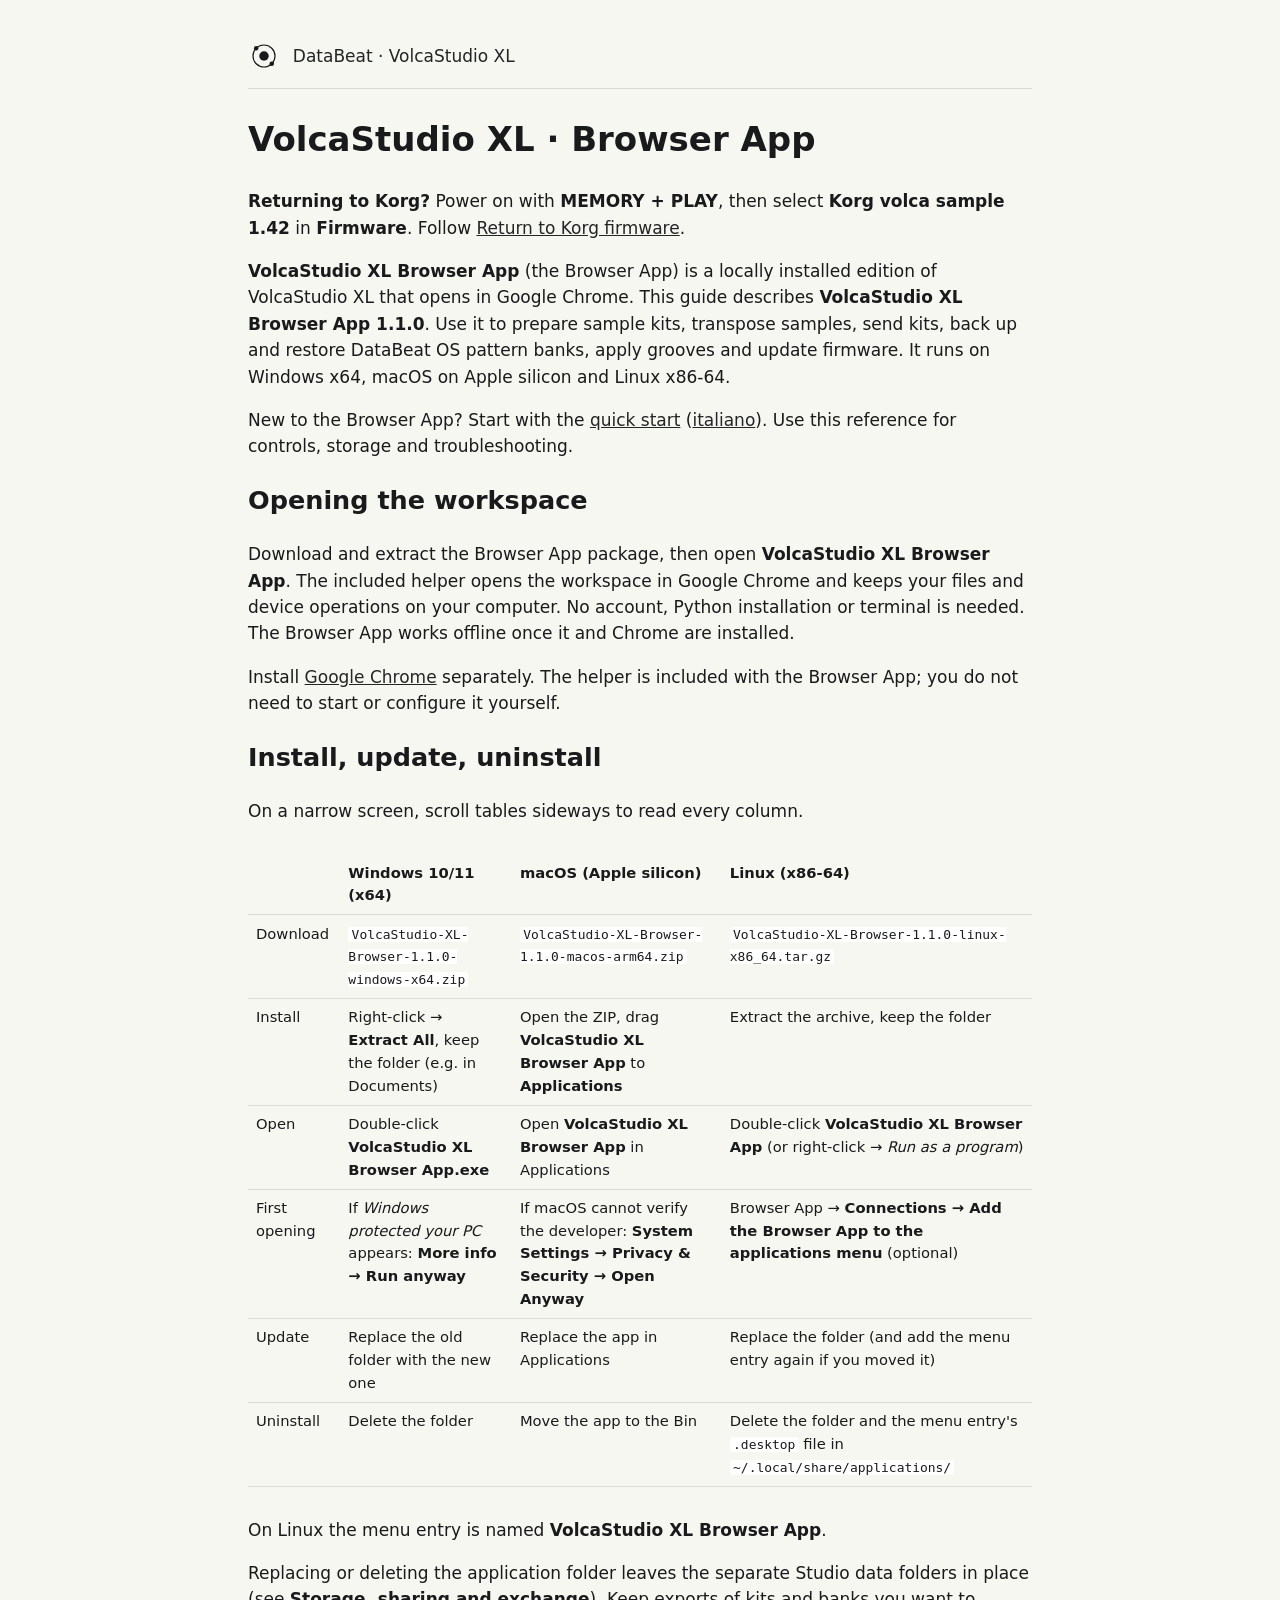
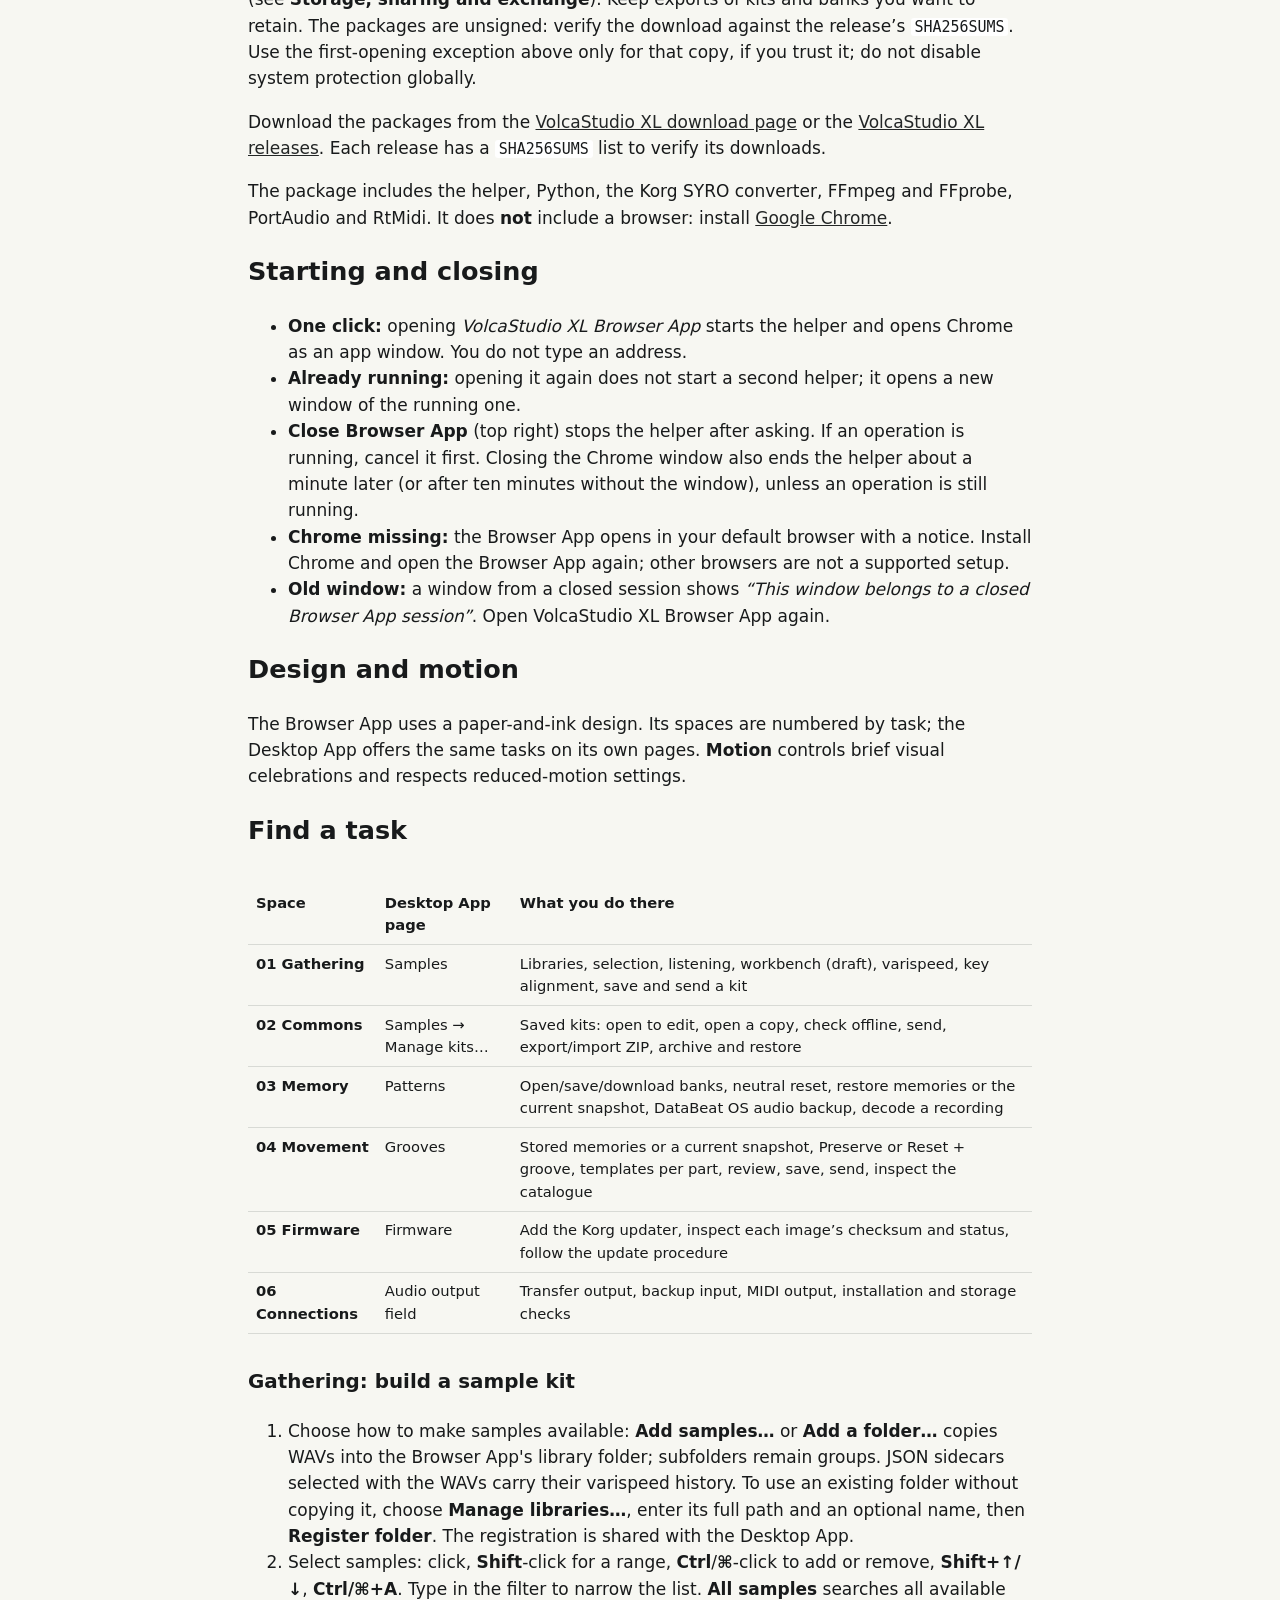
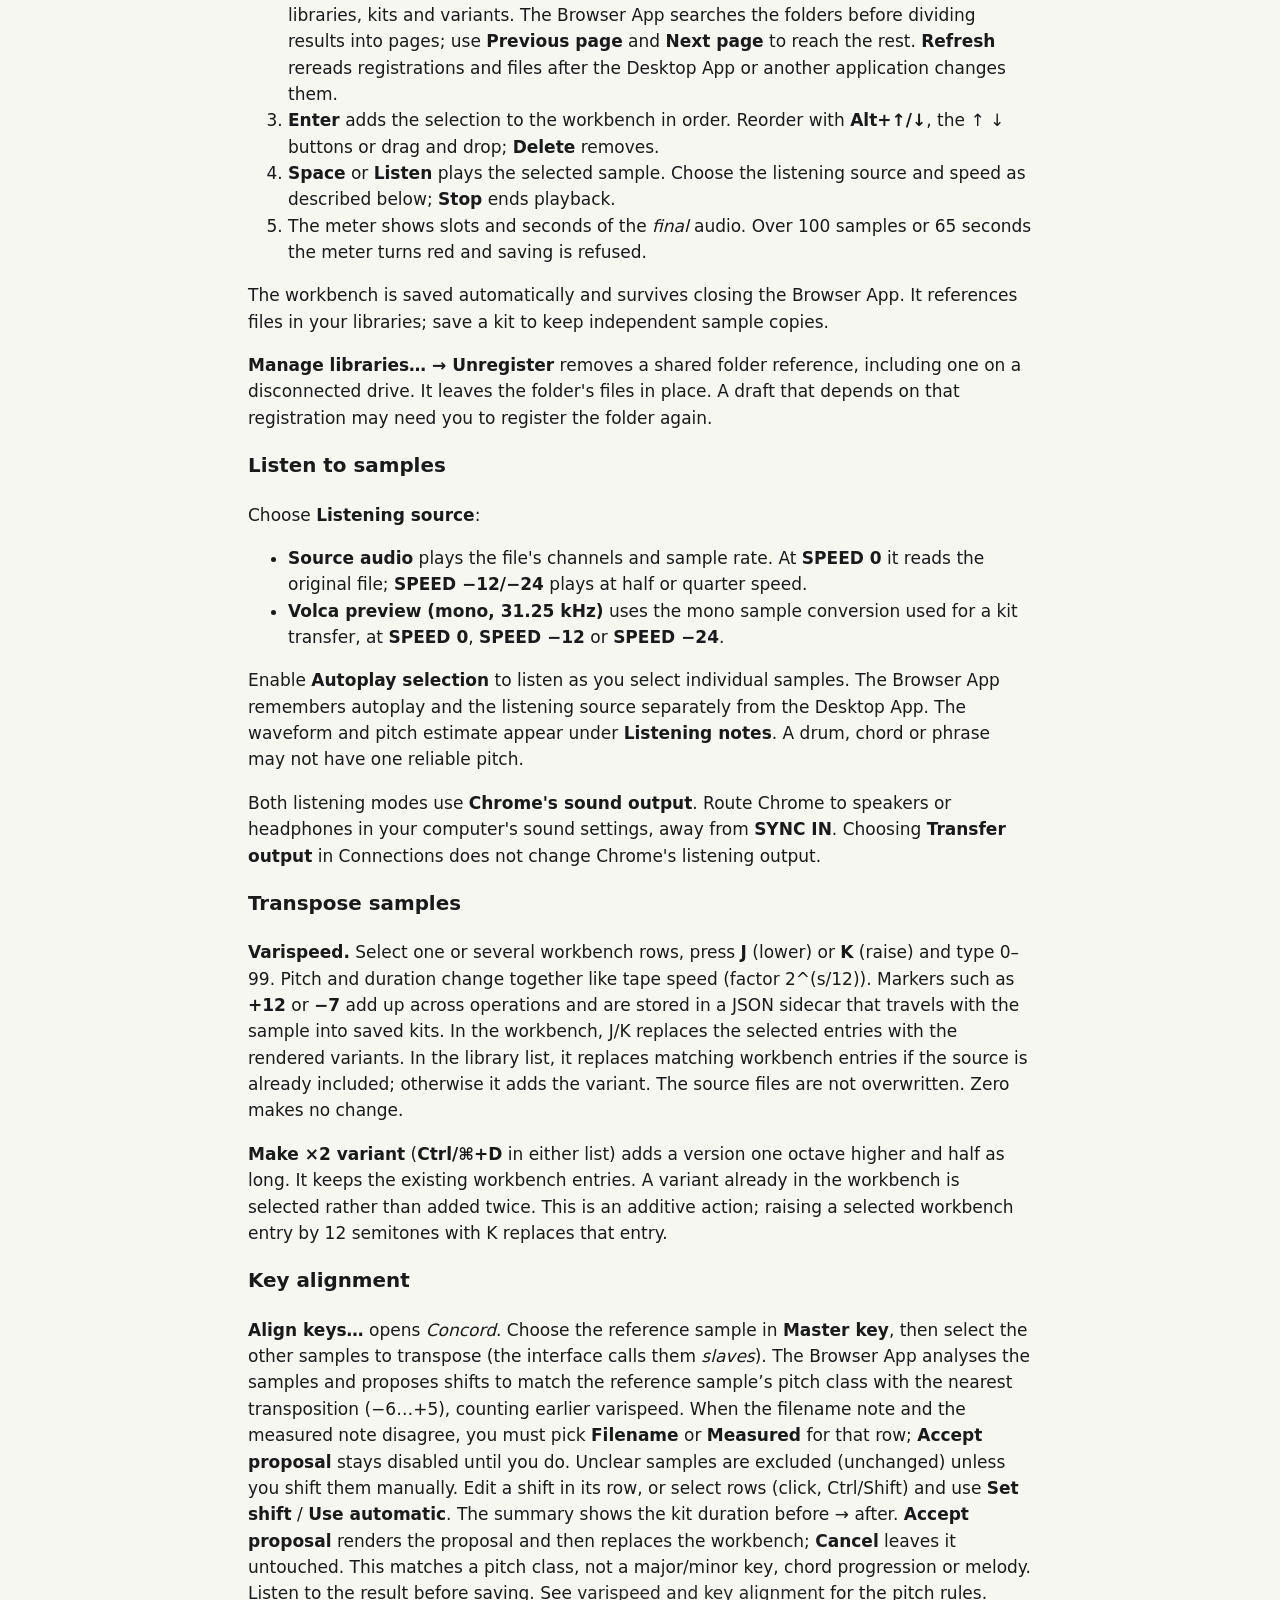
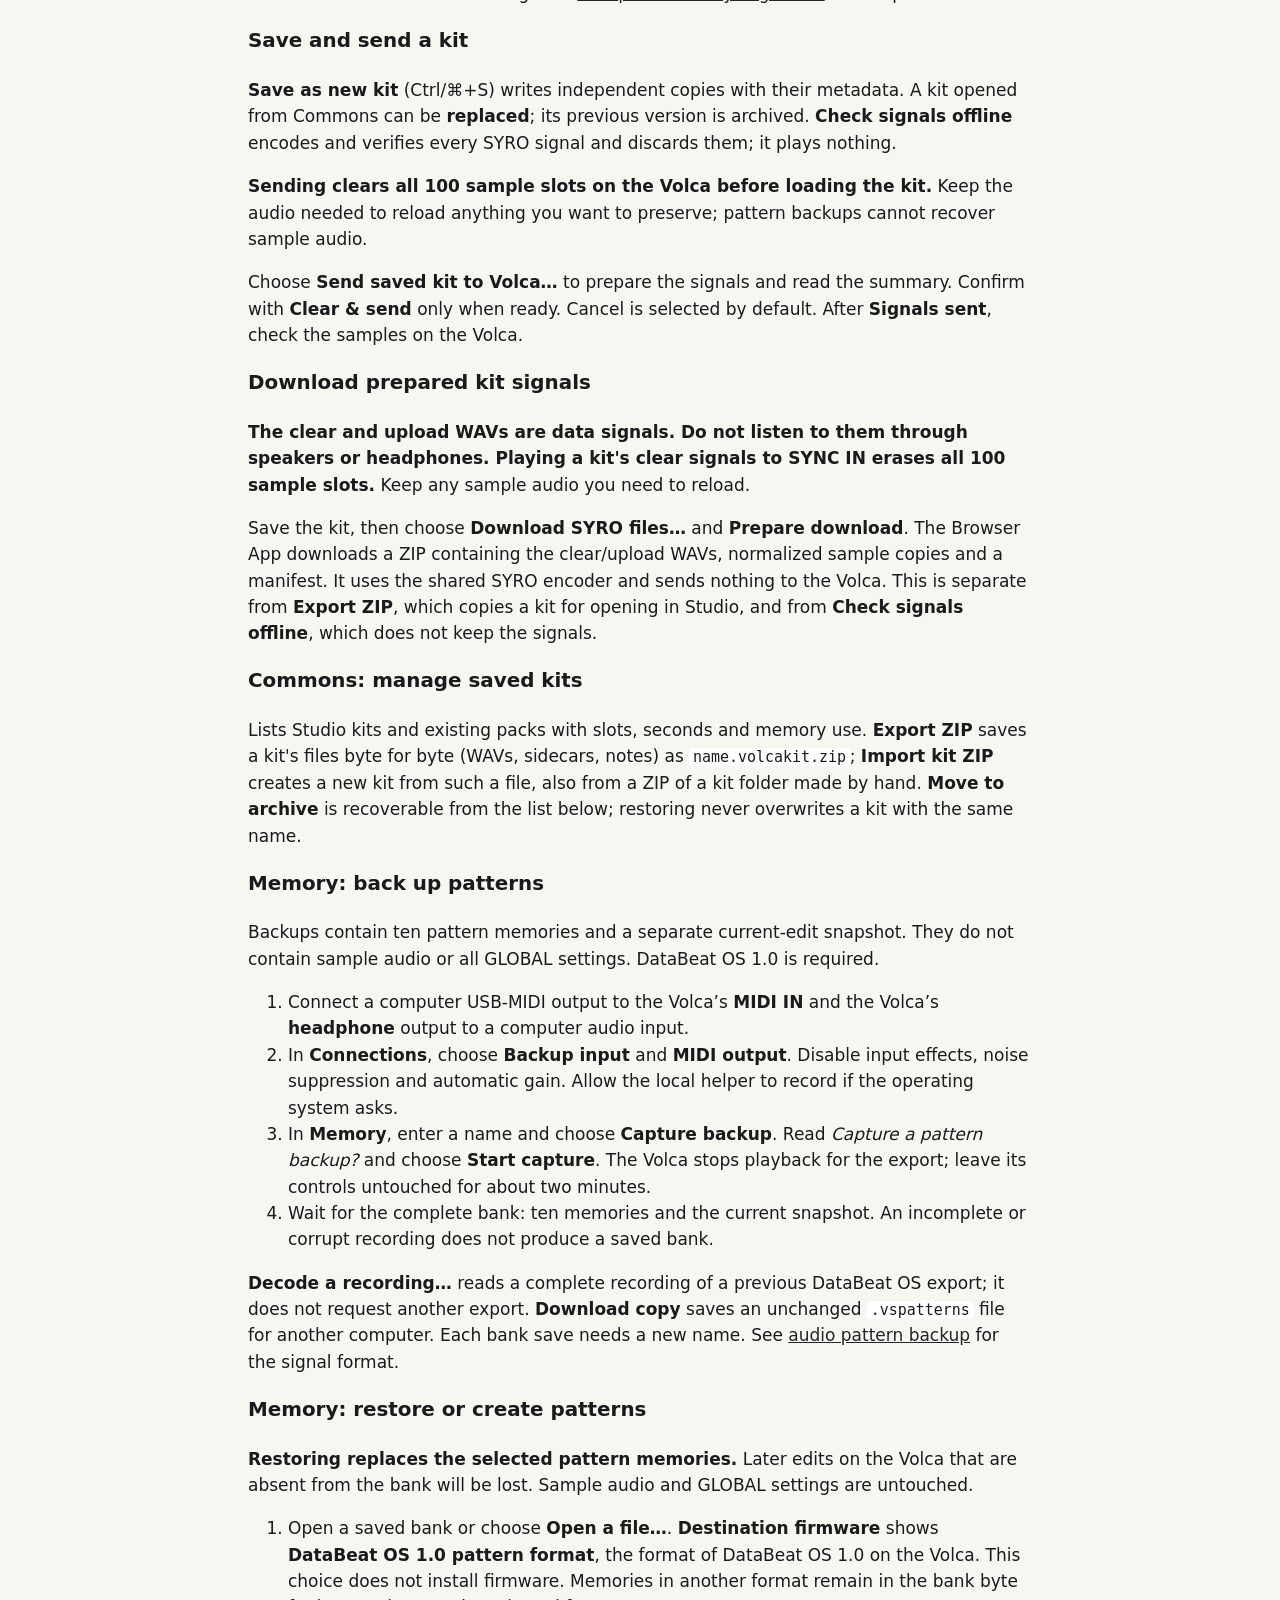
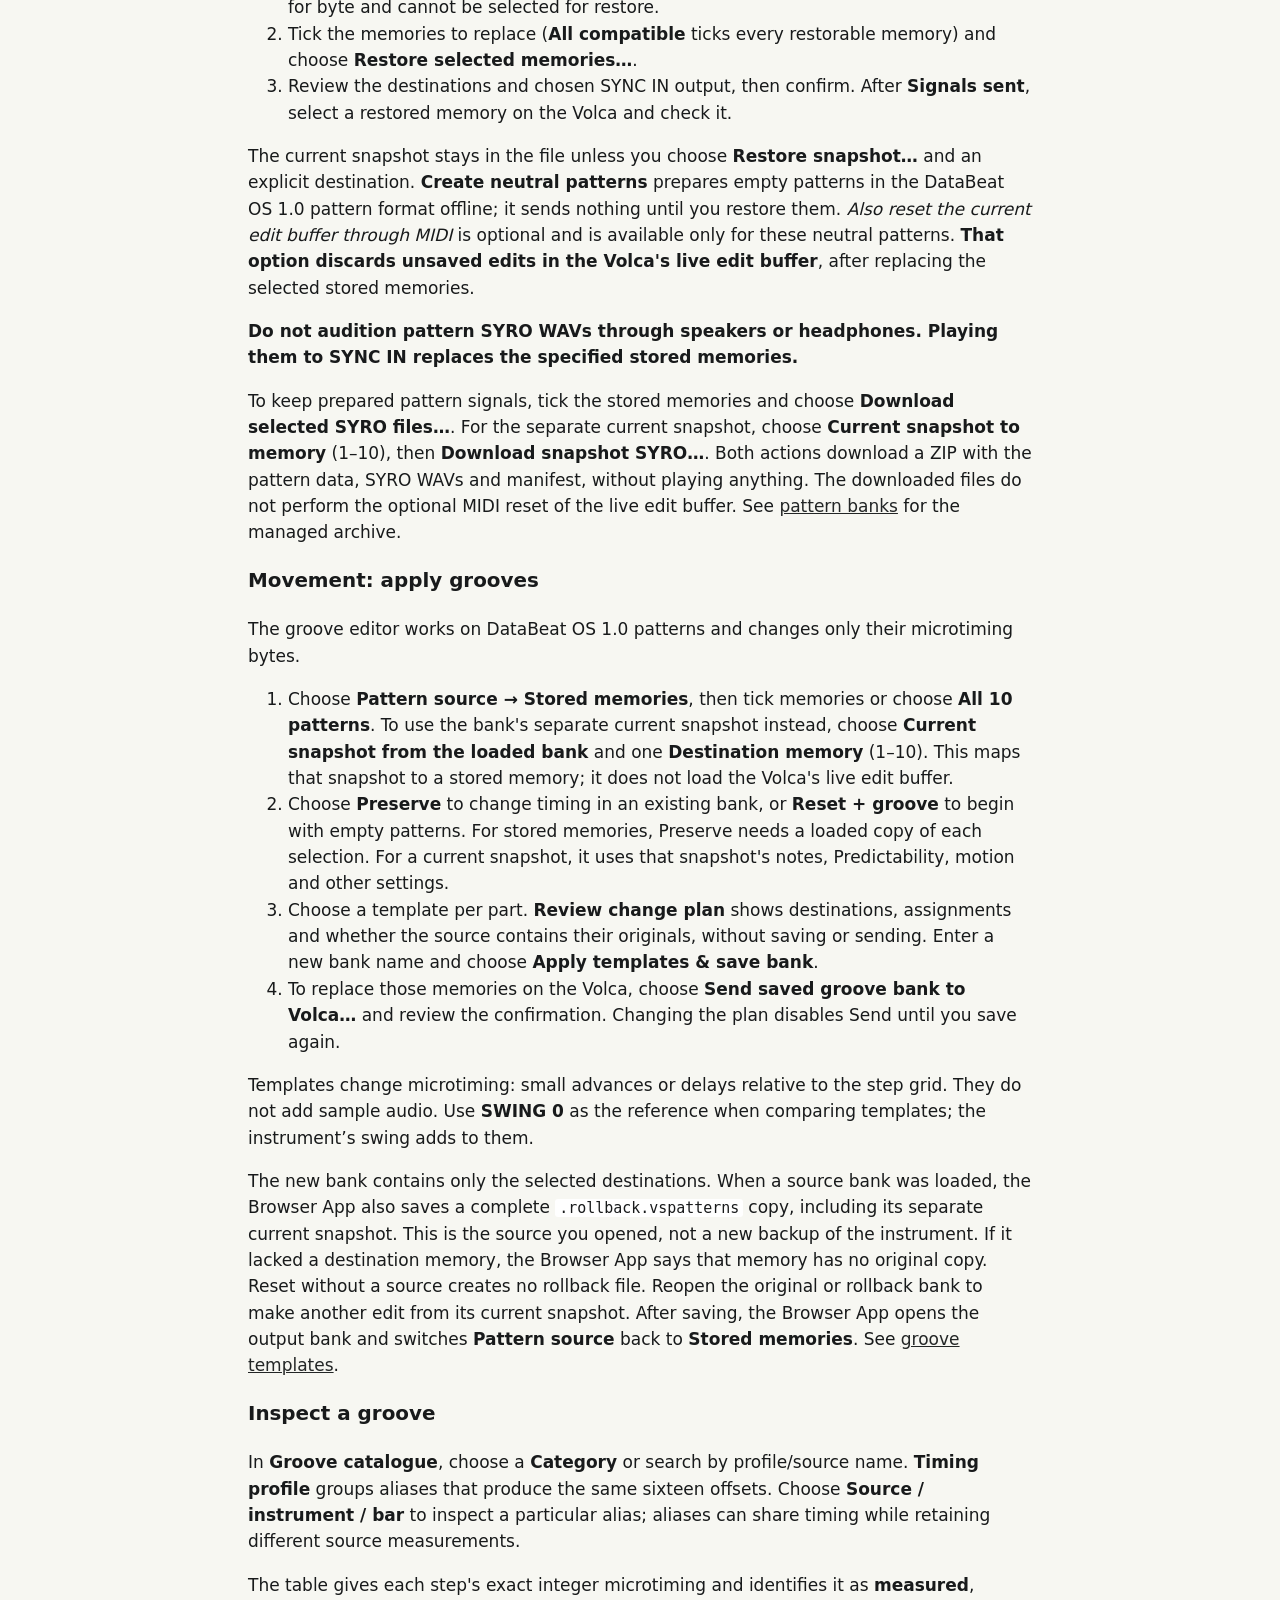
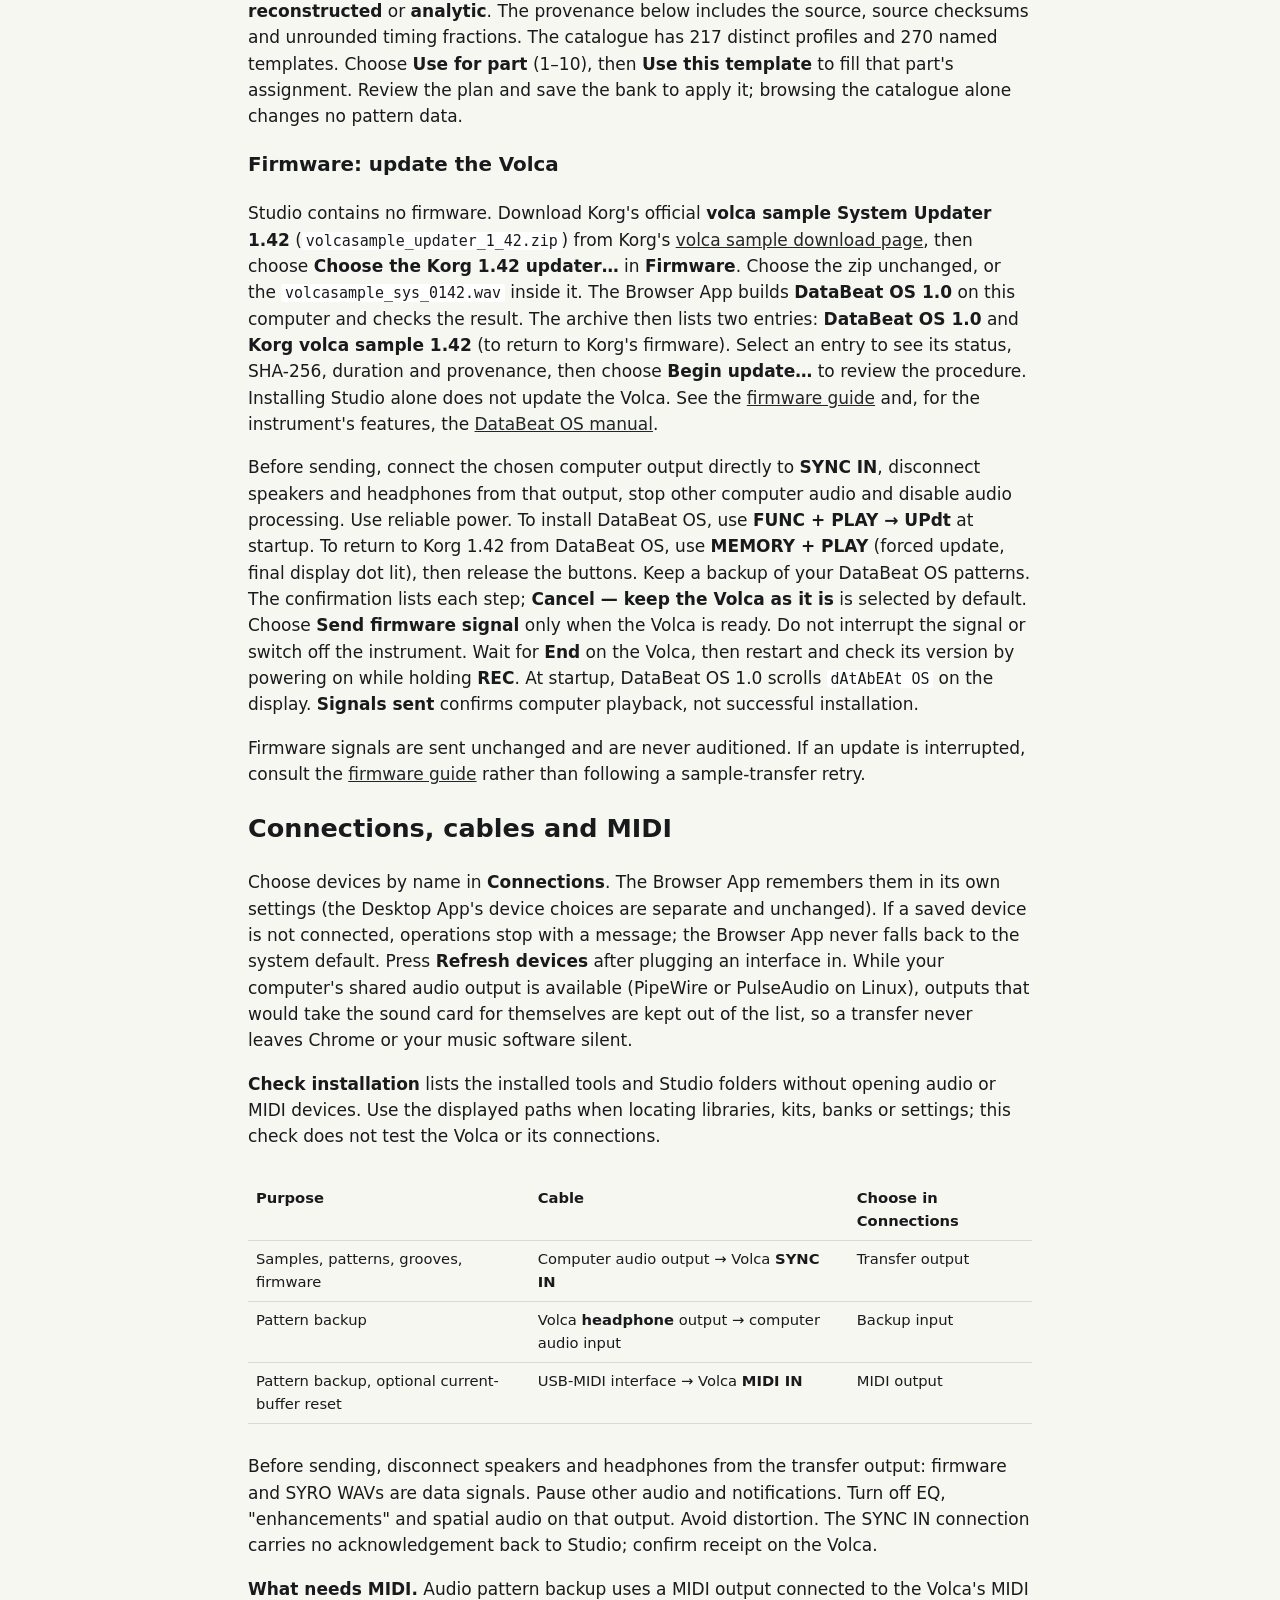
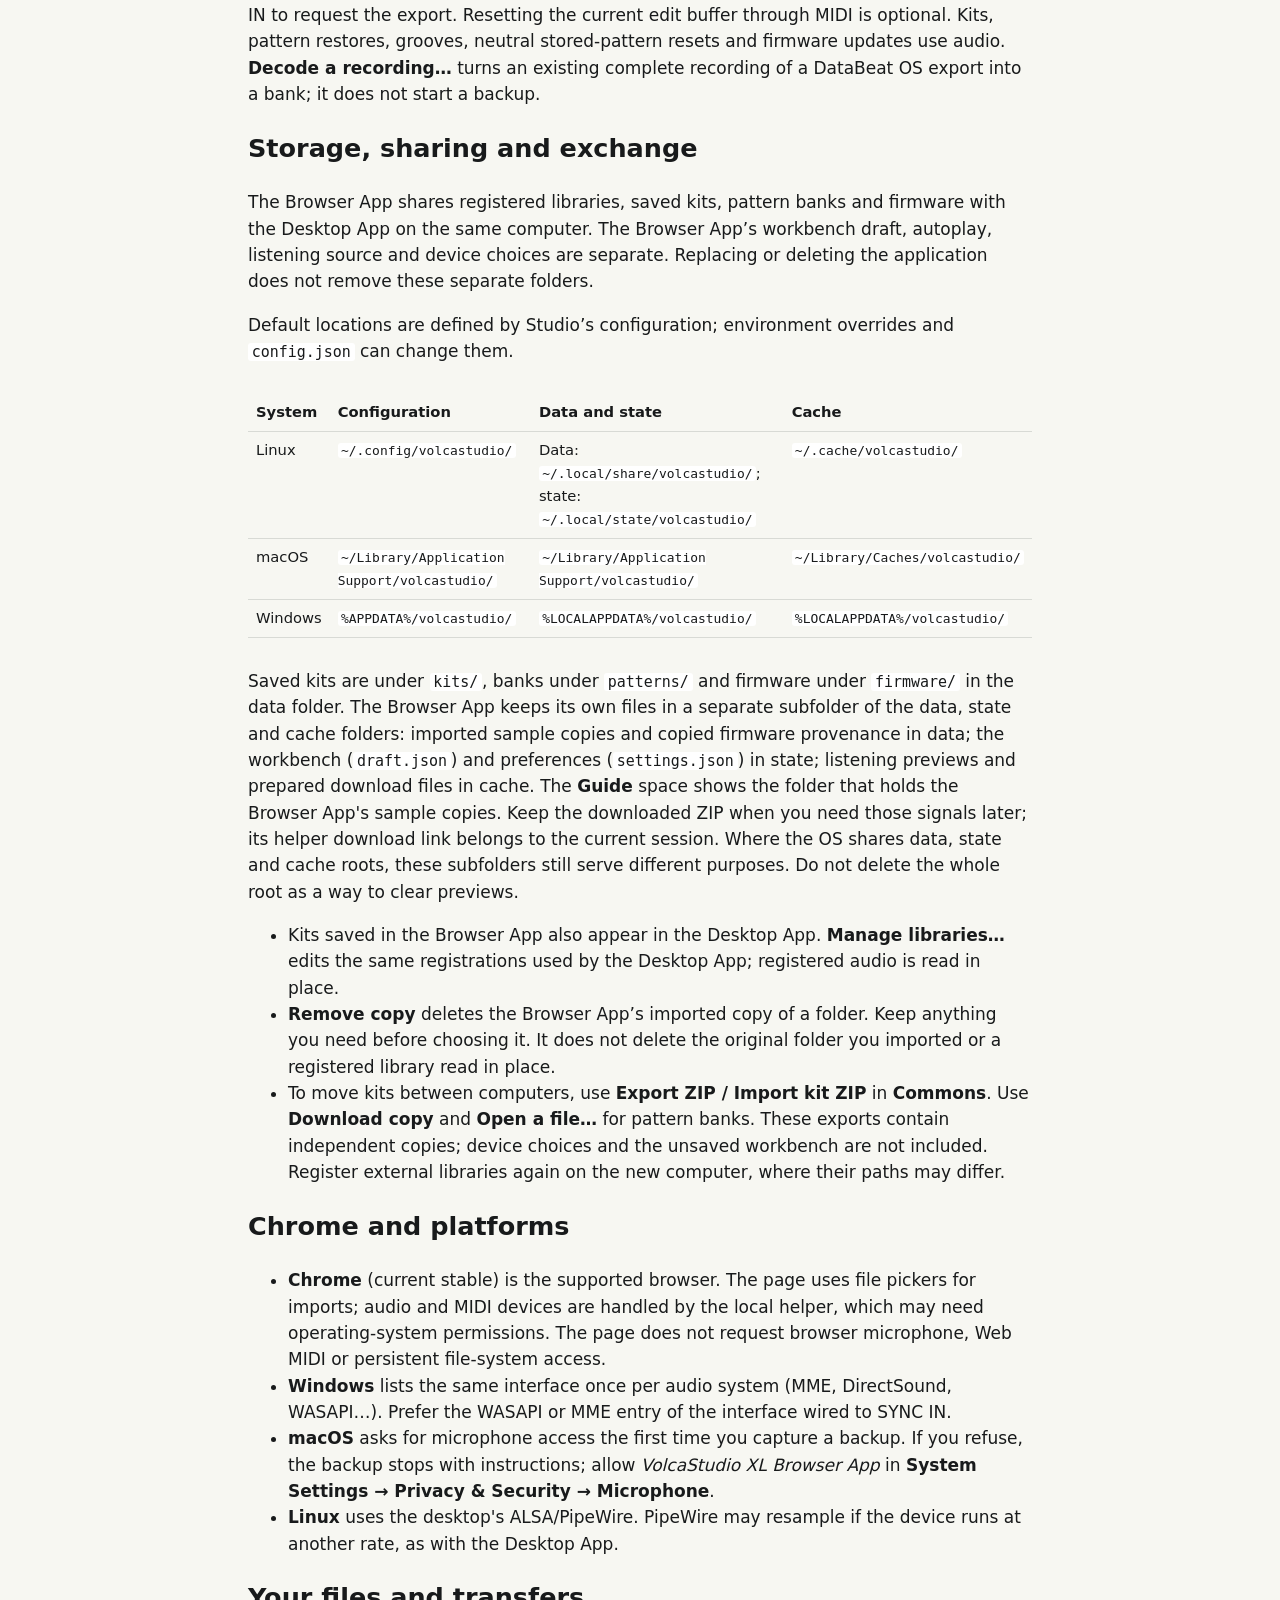
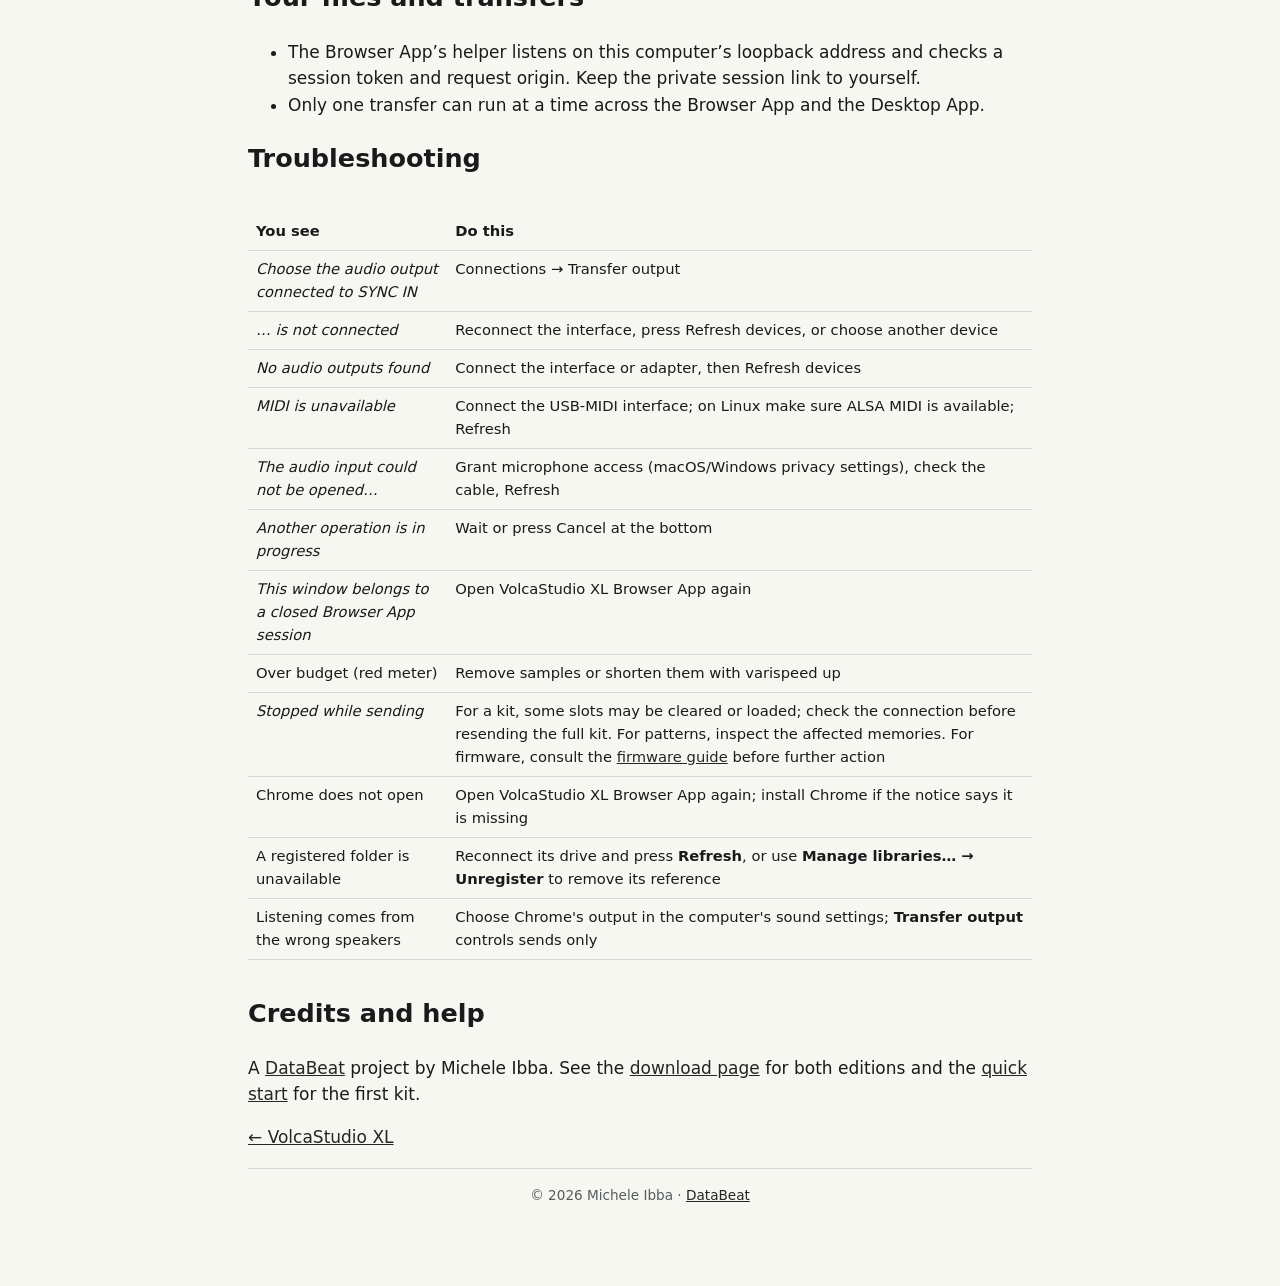
<file: site/docs/browser.html>
<!doctype html>
<html lang="en"><head><meta charset="utf-8"><meta name="viewport" content="width=device-width, initial-scale=1"><title>VolcaStudio XL Browser App guide — DataBeat</title><link rel="stylesheet" href="../site.css"></head><body><main class="doc"><header class="top"><a class="brand" href="https://micheledatabeat.github.io/"><img src="../assets/databeat-mark.svg" alt="DataBeat" width="32" height="32"><span>DataBeat · VolcaStudio XL</span></a></header><h1 id="volcastudio-xl--browser-app">VolcaStudio XL · Browser App</h1>
<p><strong>Returning to Korg?</strong> Power on with <strong>MEMORY + PLAY</strong>, then select <strong>Korg volca sample 1.42</strong> in <strong>Firmware</strong>. Follow <a href="return-to-korg.html">Return to Korg firmware</a>.</p>
<p><strong>VolcaStudio XL Browser App</strong> (the Browser App) is a locally installed edition of VolcaStudio XL that opens in Google Chrome. This guide describes <strong>VolcaStudio XL Browser App 1.1.0</strong>. Use it to prepare sample kits, transpose samples, send kits, back up and restore DataBeat OS pattern banks, apply grooves and update firmware. It runs on Windows x64, macOS on Apple silicon and Linux x86-64.</p>
<p>New to the Browser App? Start with the <a href="browser-quick-start.html">quick start</a> (<a href="browser-quick-start.it.html">italiano</a>). Use this reference for controls, storage and troubleshooting.</p>
<h2 id="opening-the-workspace">Opening the workspace</h2>
<p>Download and extract the Browser App package, then open <strong>VolcaStudio XL Browser App</strong>. The included helper opens the workspace in Google Chrome and keeps your files and device operations on your computer. No account, Python installation or terminal is needed. The Browser App works offline once it and Chrome are installed.</p>
<p>Install <a href="https://www.google.com/chrome/">Google Chrome</a> separately. The helper is included with the Browser App; you do not need to start or configure it yourself.</p>
<h2 id="install-update-uninstall">Install, update, uninstall</h2>
<p>On a narrow screen, scroll tables sideways to read every column.</p>
<div style="overflow-x: auto;" tabindex="0"><table><tr><th></th><th>Windows 10/11 (x64)</th><th>macOS (Apple silicon)</th><th>Linux (x86-64)</th></tr><tr><td>Download</td><td><code>VolcaStudio-XL-Browser-1.1.0-windows-x64.zip</code></td><td><code>VolcaStudio-XL-Browser-1.1.0-macos-arm64.zip</code></td><td><code>VolcaStudio-XL-Browser-1.1.0-linux-x86_64.tar.gz</code></td></tr><tr><td>Install</td><td>Right-click → <strong>Extract All</strong>, keep the folder (e.g. in Documents)</td><td>Open the ZIP, drag <strong>VolcaStudio XL Browser App</strong> to <strong>Applications</strong></td><td>Extract the archive, keep the folder</td></tr><tr><td>Open</td><td>Double-click <strong>VolcaStudio XL Browser App.exe</strong></td><td>Open <strong>VolcaStudio XL Browser App</strong> in Applications</td><td>Double-click <strong>VolcaStudio XL Browser App</strong> (or right-click → <em>Run as a program</em>)</td></tr><tr><td>First opening</td><td>If <em>Windows protected your PC</em> appears: <strong>More info → Run anyway</strong></td><td>If macOS cannot verify the developer: <strong>System Settings → Privacy &amp; Security → Open Anyway</strong></td><td>Browser App → <strong>Connections → Add the Browser App to the applications menu</strong> (optional)</td></tr><tr><td>Update</td><td>Replace the old folder with the new one</td><td>Replace the app in Applications</td><td>Replace the folder (and add the menu entry again if you moved it)</td></tr><tr><td>Uninstall</td><td>Delete the folder</td><td>Move the app to the Bin</td><td>Delete the folder and the menu entry's <code>.desktop</code> file in <code>~/.local/share/applications/</code></td></tr></table></div>
<p>On Linux the menu entry is named <strong>VolcaStudio XL Browser App</strong>.</p>
<p>Replacing or deleting the application folder leaves the separate Studio data folders in place (see <strong>Storage, sharing and exchange</strong>). Keep exports of kits and banks you want to retain. The packages are unsigned: verify the download against the release’s <code>SHA256SUMS</code>. Use the first-opening exception above only for that copy, if you trust it; do not disable system protection globally.</p>
<p>Download the packages from the <a href="https://micheledatabeat.github.io/volcastudio-xl-releases/">VolcaStudio XL download page</a> or the <a href="https://github.com/MicheleDataBeat/volcastudio-xl-releases/releases">VolcaStudio XL releases</a>. Each release has a <code>SHA256SUMS</code> list to verify its downloads.</p>
<p>The package includes the helper, Python, the Korg SYRO converter, FFmpeg and FFprobe, PortAudio and RtMidi. It does <strong>not</strong> include a browser: install <a href="https://www.google.com/chrome/">Google Chrome</a>.</p>
<h2 id="starting-and-closing">Starting and closing</h2>
<ul>
<li><strong>One click:</strong> opening <em>VolcaStudio XL Browser App</em> starts the helper and opens Chrome as an app window. You do not type an address.</li>
<li><strong>Already running:</strong> opening it again does not start a second helper; it opens a new window of the running one.</li>
<li><strong>Close Browser App</strong> (top right) stops the helper after asking. If an operation is running, cancel it first. Closing the Chrome window also ends the helper about a minute later (or after ten minutes without the window), unless an operation is still running.</li>
<li><strong>Chrome missing:</strong> the Browser App opens in your default browser with a notice. Install Chrome and open the Browser App again; other browsers are not a supported setup.</li>
<li><strong>Old window:</strong> a window from a closed session shows <em>“This window belongs to a closed Browser App session”</em>. Open VolcaStudio XL Browser App again.</li>
</ul>
<h2 id="design-and-motion">Design and motion</h2>
<p>The Browser App uses a paper-and-ink design. Its spaces are numbered by task; the Desktop App offers the same tasks on its own pages. <strong>Motion</strong> controls brief visual celebrations and respects reduced-motion settings.</p>
<h2 id="find-a-task">Find a task</h2>
<div style="overflow-x: auto;" tabindex="0"><table><tr><th>Space</th><th>Desktop App page</th><th>What you do there</th></tr><tr><td><strong>01 Gathering</strong></td><td>Samples</td><td>Libraries, selection, listening, workbench (draft), varispeed, key alignment, save and send a kit</td></tr><tr><td><strong>02 Commons</strong></td><td>Samples → Manage kits…</td><td>Saved kits: open to edit, open a copy, check offline, send, export/import ZIP, archive and restore</td></tr><tr><td><strong>03 Memory</strong></td><td>Patterns</td><td>Open/save/download banks, neutral reset, restore memories or the current snapshot, DataBeat OS audio backup, decode a recording</td></tr><tr><td><strong>04 Movement</strong></td><td>Grooves</td><td>Stored memories or a current snapshot, Preserve or Reset + groove, templates per part, review, save, send, inspect the catalogue</td></tr><tr><td><strong>05 Firmware</strong></td><td>Firmware</td><td>Add the Korg updater, inspect each image’s checksum and status, follow the update procedure</td></tr><tr><td><strong>06 Connections</strong></td><td>Audio output field</td><td>Transfer output, backup input, MIDI output, installation and storage checks</td></tr></table></div>
<h3 id="gathering-build-a-sample-kit">Gathering: build a sample kit</h3>
<ol>
<li>Choose how to make samples available: <strong>Add samples…</strong> or <strong>Add a folder…</strong> copies WAVs into the Browser App's library folder; subfolders remain groups. JSON sidecars selected with the WAVs carry their varispeed history. To use an existing folder without copying it, choose <strong>Manage libraries…</strong>, enter its full path and an optional name, then <strong>Register folder</strong>. The registration is shared with the Desktop App.</li>
<li>Select samples: click, <strong>Shift</strong>-click for a range, <strong>Ctrl</strong>/<strong>⌘</strong>-click to add or remove, <strong>Shift+↑/↓</strong>, <strong>Ctrl/⌘+A</strong>. Type in the filter to narrow the list. <strong>All samples</strong> searches all available libraries, kits and variants. The Browser App searches the folders before dividing results into pages; use <strong>Previous page</strong> and <strong>Next page</strong> to reach the rest. <strong>Refresh</strong> rereads registrations and files after the Desktop App or another application changes them.</li>
<li><strong>Enter</strong> adds the selection to the workbench in order. Reorder with <strong>Alt+↑/↓</strong>, the ↑ ↓ buttons or drag and drop; <strong>Delete</strong> removes.</li>
<li><strong>Space</strong> or <strong>Listen</strong> plays the selected sample. Choose the listening source and speed as described below; <strong>Stop</strong> ends playback.</li>
<li>The meter shows slots and seconds of the <em>final</em> audio. Over 100 samples or 65 seconds the meter turns red and saving is refused.</li>
</ol>
<p>The workbench is saved automatically and survives closing the Browser App. It references files in your libraries; save a kit to keep independent sample copies.</p>
<p><strong>Manage libraries… → Unregister</strong> removes a shared folder reference, including one on a disconnected drive. It leaves the folder's files in place. A draft that depends on that registration may need you to register the folder again.</p>
<h3 id="listen-to-samples">Listen to samples</h3>
<p>Choose <strong>Listening source</strong>:</p>
<ul>
<li><strong>Source audio</strong> plays the file's channels and sample rate. At <strong>SPEED 0</strong> it reads the original file; <strong>SPEED −12/−24</strong> plays at half or quarter speed.</li>
<li><strong>Volca preview (mono, 31.25 kHz)</strong> uses the mono sample conversion used for a kit transfer, at <strong>SPEED 0</strong>, <strong>SPEED −12</strong> or <strong>SPEED −24</strong>.</li>
</ul>
<p>Enable <strong>Autoplay selection</strong> to listen as you select individual samples. The Browser App remembers autoplay and the listening source separately from the Desktop App. The waveform and pitch estimate appear under <strong>Listening notes</strong>. A drum, chord or phrase may not have one reliable pitch.</p>
<p>Both listening modes use <strong>Chrome's sound output</strong>. Route Chrome to speakers or headphones in your computer's sound settings, away from <strong>SYNC IN</strong>. Choosing <strong>Transfer output</strong> in Connections does not change Chrome's listening output.</p>
<h3 id="transpose-samples">Transpose samples</h3>
<p><strong>Varispeed.</strong> Select one or several workbench rows, press <strong>J</strong> (lower) or <strong>K</strong> (raise) and type 0–99. Pitch and duration change together like tape speed (factor 2^(s/12)). Markers such as <strong>+12</strong> or <strong>−7</strong> add up across operations and are stored in a JSON sidecar that travels with the sample into saved kits. In the workbench, J/K replaces the selected entries with the rendered variants. In the library list, it replaces matching workbench entries if the source is already included; otherwise it adds the variant. The source files are not overwritten. Zero makes no change.</p>
<p><strong>Make ×2 variant</strong> (<strong>Ctrl/⌘+D</strong> in either list) adds a version one octave higher and half as long. It keeps the existing workbench entries. A variant already in the workbench is selected rather than added twice. This is an additive action; raising a selected workbench entry by 12 semitones with K replaces that entry.</p>
<h3 id="key-alignment">Key alignment</h3>
<p><strong>Align keys…</strong> opens <em>Concord</em>. Choose the reference sample in <strong>Master key</strong>, then select the other samples to transpose (the interface calls them <em>slaves</em>). The Browser App analyses the samples and proposes shifts to match the reference sample’s pitch class with the nearest transposition (−6…+5), counting earlier varispeed. When the filename note and the measured note disagree, you must pick <strong>Filename</strong> or <strong>Measured</strong> for that row; <strong>Accept proposal</strong> stays disabled until you do. Unclear samples are excluded (unchanged) unless you shift them manually. Edit a shift in its row, or select rows (click, Ctrl/Shift) and use <strong>Set shift</strong> / <strong>Use automatic</strong>. The summary shows the kit duration before → after. <strong>Accept proposal</strong> renders the proposal and then replaces the workbench; <strong>Cancel</strong> leaves it untouched. This matches a pitch class, not a major/minor key, chord progression or melody. Listen to the result before saving. See <a href="tuning.html">varispeed and key alignment</a> for the pitch rules.</p>
<h3 id="save-and-send-a-kit">Save and send a kit</h3>
<p><strong>Save as new kit</strong> (Ctrl/⌘+S) writes independent copies with their metadata. A kit opened from Commons can be <strong>replaced</strong>; its previous version is archived. <strong>Check signals offline</strong> encodes and verifies every SYRO signal and discards them; it plays nothing.</p>
<p><strong>Sending clears all 100 sample slots on the Volca before loading the kit.</strong> Keep the audio needed to reload anything you want to preserve; pattern backups cannot recover sample audio.</p>
<p>Choose <strong>Send saved kit to Volca…</strong> to prepare the signals and read the summary. Confirm with <strong>Clear &amp; send</strong> only when ready. Cancel is selected by default. After <strong>Signals sent</strong>, check the samples on the Volca.</p>
<h3 id="download-prepared-kit-signals">Download prepared kit signals</h3>
<p><strong>The clear and upload WAVs are data signals. Do not listen to them through speakers or headphones. Playing a kit's clear signals to SYNC IN erases all 100 sample slots.</strong> Keep any sample audio you need to reload.</p>
<p>Save the kit, then choose <strong>Download SYRO files…</strong> and <strong>Prepare download</strong>. The Browser App downloads a ZIP containing the clear/upload WAVs, normalized sample copies and a manifest. It uses the shared SYRO encoder and sends nothing to the Volca. This is separate from <strong>Export ZIP</strong>, which copies a kit for opening in Studio, and from <strong>Check signals offline</strong>, which does not keep the signals.</p>
<h3 id="commons-manage-saved-kits">Commons: manage saved kits</h3>
<p>Lists Studio kits and existing packs with slots, seconds and memory use. <strong>Export ZIP</strong> saves a kit's files byte for byte (WAVs, sidecars, notes) as <code>name.volcakit.zip</code>; <strong>Import kit ZIP</strong> creates a new kit from such a file, also from a ZIP of a kit folder made by hand. <strong>Move to archive</strong> is recoverable from the list below; restoring never overwrites a kit with the same name.</p>
<h3 id="memory-back-up-patterns">Memory: back up patterns</h3>
<p>Backups contain ten pattern memories and a separate current-edit snapshot. They do not contain sample audio or all GLOBAL settings. DataBeat OS 1.0 is required.</p>
<ol>
<li>Connect a computer USB-MIDI output to the Volca’s <strong>MIDI IN</strong> and the Volca’s <strong>headphone</strong> output to a computer audio input.</li>
<li>In <strong>Connections</strong>, choose <strong>Backup input</strong> and <strong>MIDI output</strong>. Disable input effects, noise suppression and automatic gain. Allow the local helper to record if the operating system asks.</li>
<li>In <strong>Memory</strong>, enter a name and choose <strong>Capture backup</strong>. Read <em>Capture a pattern backup?</em> and choose <strong>Start capture</strong>. The Volca stops playback for the export; leave its controls untouched for about two minutes.</li>
<li>Wait for the complete bank: ten memories and the current snapshot. An incomplete or corrupt recording does not produce a saved bank.</li>
</ol>
<p><strong>Decode a recording…</strong> reads a complete recording of a previous DataBeat OS export; it does not request another export. <strong>Download copy</strong> saves an unchanged <code>.vspatterns</code> file for another computer. Each bank save needs a new name. See <a href="pattern-audio.html">audio pattern backup</a> for the signal format.</p>
<h3 id="memory-restore-or-create-patterns">Memory: restore or create patterns</h3>
<p><strong>Restoring replaces the selected pattern memories.</strong> Later edits on the Volca that are absent from the bank will be lost. Sample audio and GLOBAL settings are untouched.</p>
<ol>
<li>Open a saved bank or choose <strong>Open a file…</strong>. <strong>Destination firmware</strong> shows <strong>DataBeat OS 1.0 pattern format</strong>, the format of DataBeat OS 1.0 on the Volca. This choice does not install firmware. Memories in another format remain in the bank byte for byte and cannot be selected for restore.</li>
<li>Tick the memories to replace (<strong>All compatible</strong> ticks every restorable memory) and choose <strong>Restore selected memories…</strong>.</li>
<li>Review the destinations and chosen SYNC IN output, then confirm. After <strong>Signals sent</strong>, select a restored memory on the Volca and check it.</li>
</ol>
<p>The current snapshot stays in the file unless you choose <strong>Restore snapshot…</strong> and an explicit destination. <strong>Create neutral patterns</strong> prepares empty patterns in the DataBeat OS 1.0 pattern format offline; it sends nothing until you restore them. <em>Also reset the current edit buffer through MIDI</em> is optional and is available only for these neutral patterns. <strong>That option discards unsaved edits in the Volca's live edit buffer</strong>, after replacing the selected stored memories.</p>
<p><strong>Do not audition pattern SYRO WAVs through speakers or headphones. Playing them to SYNC IN replaces the specified stored memories.</strong></p>
<p>To keep prepared pattern signals, tick the stored memories and choose <strong>Download selected SYRO files…</strong>. For the separate current snapshot, choose <strong>Current snapshot to memory</strong> (1–10), then <strong>Download snapshot SYRO…</strong>. Both actions download a ZIP with the pattern data, SYRO WAVs and manifest, without playing anything. The downloaded files do not perform the optional MIDI reset of the live edit buffer. See <a href="patterns.html">pattern banks</a> for the managed archive.</p>
<h3 id="movement-apply-grooves">Movement: apply grooves</h3>
<p>The groove editor works on DataBeat OS 1.0 patterns and changes only their microtiming bytes.</p>
<ol>
<li>Choose <strong>Pattern source → Stored memories</strong>, then tick memories or choose <strong>All 10 patterns</strong>. To use the bank's separate current snapshot instead, choose <strong>Current snapshot from the loaded bank</strong> and one <strong>Destination memory</strong> (1–10). This maps that snapshot to a stored memory; it does not load the Volca's live edit buffer.</li>
<li>Choose <strong>Preserve</strong> to change timing in an existing bank, or <strong>Reset + groove</strong> to begin with empty patterns. For stored memories, Preserve needs a loaded copy of each selection. For a current snapshot, it uses that snapshot's notes, Predictability, motion and other settings.</li>
<li>Choose a template per part. <strong>Review change plan</strong> shows destinations, assignments and whether the source contains their originals, without saving or sending. Enter a new bank name and choose <strong>Apply templates &amp; save bank</strong>.</li>
<li>To replace those memories on the Volca, choose <strong>Send saved groove bank to Volca…</strong> and review the confirmation. Changing the plan disables Send until you save again.</li>
</ol>
<p>Templates change microtiming: small advances or delays relative to the step grid. They do not add sample audio. Use <strong>SWING 0</strong> as the reference when comparing templates; the instrument’s swing adds to them.</p>
<p>The new bank contains only the selected destinations. When a source bank was loaded, the Browser App also saves a complete <code>.rollback.vspatterns</code> copy, including its separate current snapshot. This is the source you opened, not a new backup of the instrument. If it lacked a destination memory, the Browser App says that memory has no original copy. Reset without a source creates no rollback file. Reopen the original or rollback bank to make another edit from its current snapshot. After saving, the Browser App opens the output bank and switches <strong>Pattern source</strong> back to <strong>Stored memories</strong>. See <a href="grooves.html">groove templates</a>.</p>
<h3 id="inspect-a-groove">Inspect a groove</h3>
<p>In <strong>Groove catalogue</strong>, choose a <strong>Category</strong> or search by profile/source name. <strong>Timing profile</strong> groups aliases that produce the same sixteen offsets. Choose <strong>Source / instrument / bar</strong> to inspect a particular alias; aliases can share timing while retaining different source measurements.</p>
<p>The table gives each step's exact integer microtiming and identifies it as <strong>measured</strong>, <strong>reconstructed</strong> or <strong>analytic</strong>. The provenance below includes the source, source checksums and unrounded timing fractions. The catalogue has 217 distinct profiles and 270 named templates. Choose <strong>Use for part</strong> (1–10), then <strong>Use this template</strong> to fill that part's assignment. Review the plan and save the bank to apply it; browsing the catalogue alone changes no pattern data.</p>
<h3 id="firmware-update-the-volca">Firmware: update the Volca</h3>
<p>Studio contains no firmware. Download Korg's official <strong>volca sample System Updater 1.42</strong> (<code>volcasample_updater_1_42.zip</code>) from Korg's <a href="https://www.korg.com/us/support/download/software/0/370/1475/">volca sample download page</a>, then choose <strong>Choose the Korg 1.42 updater…</strong> in <strong>Firmware</strong>. Choose the zip unchanged, or the <code>volcasample_sys_0142.wav</code> inside it. The Browser App builds <strong>DataBeat OS 1.0</strong> on this computer and checks the result. The archive then lists two entries: <strong>DataBeat OS 1.0</strong> and <strong>Korg volca sample 1.42</strong> (to return to Korg's firmware). Select an entry to see its status, SHA-256, duration and provenance, then choose <strong>Begin update…</strong> to review the procedure. Installing Studio alone does not update the Volca. See the <a href="firmware.html">firmware guide</a> and, for the instrument's features, the <a href="databeat-os.html">DataBeat OS manual</a>.</p>
<p>Before sending, connect the chosen computer output directly to <strong>SYNC IN</strong>, disconnect speakers and headphones from that output, stop other computer audio and disable audio processing. Use reliable power. To install DataBeat OS, use <strong>FUNC + PLAY → UPdt</strong> at startup. To return to Korg 1.42 from DataBeat OS, use <strong>MEMORY + PLAY</strong> (forced update, final display dot lit), then release the buttons. Keep a backup of your DataBeat OS patterns. The confirmation lists each step; <strong>Cancel — keep the Volca as it is</strong> is selected by default. Choose <strong>Send firmware signal</strong> only when the Volca is ready. Do not interrupt the signal or switch off the instrument. Wait for <strong>End</strong> on the Volca, then restart and check its version by powering on while holding <strong>REC</strong>. At startup, DataBeat OS 1.0 scrolls <code>dAtAbEAt OS</code> on the display. <strong>Signals sent</strong> confirms computer playback, not successful installation.</p>
<p>Firmware signals are sent unchanged and are never auditioned. If an update is interrupted, consult the <a href="firmware.html">firmware guide</a> rather than following a sample-transfer retry.</p>
<h2 id="connections-cables-and-midi">Connections, cables and MIDI</h2>
<p>Choose devices by name in <strong>Connections</strong>. The Browser App remembers them in its own settings (the Desktop App's device choices are separate and unchanged). If a saved device is not connected, operations stop with a message; the Browser App never falls back to the system default. Press <strong>Refresh devices</strong> after plugging an interface in. While your computer's shared audio output is available (PipeWire or PulseAudio on Linux), outputs that would take the sound card for themselves are kept out of the list, so a transfer never leaves Chrome or your music software silent.</p>
<p><strong>Check installation</strong> lists the installed tools and Studio folders without opening audio or MIDI devices. Use the displayed paths when locating libraries, kits, banks or settings; this check does not test the Volca or its connections.</p>
<div style="overflow-x: auto;" tabindex="0"><table><tr><th>Purpose</th><th>Cable</th><th>Choose in Connections</th></tr><tr><td>Samples, patterns, grooves, firmware</td><td>Computer audio output → Volca <strong>SYNC IN</strong></td><td>Transfer output</td></tr><tr><td>Pattern backup</td><td>Volca <strong>headphone</strong> output → computer audio input</td><td>Backup input</td></tr><tr><td>Pattern backup, optional current-buffer reset</td><td>USB-MIDI interface → Volca <strong>MIDI IN</strong></td><td>MIDI output</td></tr></table></div>
<p>Before sending, disconnect speakers and headphones from the transfer output: firmware and SYRO WAVs are data signals. Pause other audio and notifications. Turn off EQ, "enhancements" and spatial audio on that output. Avoid distortion. The SYNC IN connection carries no acknowledgement back to Studio; confirm receipt on the Volca.</p>
<p><strong>What needs MIDI.</strong> Audio pattern backup uses a MIDI output connected to the Volca's MIDI IN to request the export. Resetting the current edit buffer through MIDI is optional. Kits, pattern restores, grooves, neutral stored-pattern resets and firmware updates use audio. <strong>Decode a recording…</strong> turns an existing complete recording of a DataBeat OS export into a bank; it does not start a backup.</p>
<h2 id="storage-sharing-and-exchange">Storage, sharing and exchange</h2>
<p>The Browser App shares registered libraries, saved kits, pattern banks and firmware with the Desktop App on the same computer. The Browser App’s workbench draft, autoplay, listening source and device choices are separate. Replacing or deleting the application does not remove these separate folders.</p>
<p>Default locations are defined by Studio’s configuration; environment overrides and <code>config.json</code> can change them.</p>
<div style="overflow-x: auto;" tabindex="0"><table><tr><th>System</th><th>Configuration</th><th>Data and state</th><th>Cache</th></tr><tr><td>Linux</td><td><code>~/.config/volcastudio/</code></td><td>Data: <code>~/.local/share/volcastudio/</code>; state: <code>~/.local/state/volcastudio/</code></td><td><code>~/.cache/volcastudio/</code></td></tr><tr><td>macOS</td><td><code>~/Library/Application Support/volcastudio/</code></td><td><code>~/Library/Application Support/volcastudio/</code></td><td><code>~/Library/Caches/volcastudio/</code></td></tr><tr><td>Windows</td><td><code>%APPDATA%/volcastudio/</code></td><td><code>%LOCALAPPDATA%/volcastudio/</code></td><td><code>%LOCALAPPDATA%/volcastudio/</code></td></tr></table></div>
<p>Saved kits are under <code>kits/</code>, banks under <code>patterns/</code> and firmware under <code>firmware/</code> in the data folder. The Browser App keeps its own files in a separate subfolder of the data, state and cache folders: imported sample copies and copied firmware provenance in data; the workbench (<code>draft.json</code>) and preferences (<code>settings.json</code>) in state; listening previews and prepared download files in cache. The <strong>Guide</strong> space shows the folder that holds the Browser App's sample copies. Keep the downloaded ZIP when you need those signals later; its helper download link belongs to the current session. Where the OS shares data, state and cache roots, these subfolders still serve different purposes. Do not delete the whole root as a way to clear previews.</p>
<ul>
<li>Kits saved in the Browser App also appear in the Desktop App. <strong>Manage libraries…</strong> edits the same registrations used by the Desktop App; registered audio is read in place.</li>
<li><strong>Remove copy</strong> deletes the Browser App’s imported copy of a folder. Keep anything you need before choosing it. It does not delete the original folder you imported or a registered library read in place.</li>
<li>To move kits between computers, use <strong>Export ZIP / Import kit ZIP</strong> in <strong>Commons</strong>. Use <strong>Download copy</strong> and <strong>Open a file…</strong> for pattern banks. These exports contain independent copies; device choices and the unsaved workbench are not included. Register external libraries again on the new computer, where their paths may differ.</li>
</ul>
<h2 id="chrome-and-platforms">Chrome and platforms</h2>
<ul>
<li><strong>Chrome</strong> (current stable) is the supported browser. The page uses file pickers for imports; audio and MIDI devices are handled by the local helper, which may need operating-system permissions. The page does not request browser microphone, Web MIDI or persistent file-system access.</li>
<li><strong>Windows</strong> lists the same interface once per audio system (MME, DirectSound, WASAPI…). Prefer the WASAPI or MME entry of the interface wired to SYNC IN.</li>
<li><strong>macOS</strong> asks for microphone access the first time you capture a backup. If you refuse, the backup stops with instructions; allow <em>VolcaStudio XL Browser App</em> in <strong>System Settings → Privacy &amp; Security → Microphone</strong>.</li>
<li><strong>Linux</strong> uses the desktop's ALSA/PipeWire. PipeWire may resample if the device runs at another rate, as with the Desktop App.</li>
</ul>
<h2 id="your-files-and-transfers">Your files and transfers</h2>
<ul>
<li>The Browser App’s helper listens on this computer’s loopback address and checks a session token and request origin. Keep the private session link to yourself.</li>
<li>Only one transfer can run at a time across the Browser App and the Desktop App.</li>
</ul>
<h2 id="troubleshooting">Troubleshooting</h2>
<div style="overflow-x: auto;" tabindex="0"><table><tr><th>You see</th><th>Do this</th></tr><tr><td><em>Choose the audio output connected to SYNC IN</em></td><td>Connections → Transfer output</td></tr><tr><td><em>… is not connected</em></td><td>Reconnect the interface, press Refresh devices, or choose another device</td></tr><tr><td><em>No audio outputs found</em></td><td>Connect the interface or adapter, then Refresh devices</td></tr><tr><td><em>MIDI is unavailable</em></td><td>Connect the USB-MIDI interface; on Linux make sure ALSA MIDI is available; Refresh</td></tr><tr><td><em>The audio input could not be opened…</em></td><td>Grant microphone access (macOS/Windows privacy settings), check the cable, Refresh</td></tr><tr><td><em>Another operation is in progress</em></td><td>Wait or press Cancel at the bottom</td></tr><tr><td><em>This window belongs to a closed Browser App session</em></td><td>Open VolcaStudio XL Browser App again</td></tr><tr><td>Over budget (red meter)</td><td>Remove samples or shorten them with varispeed up</td></tr><tr><td><em>Stopped while sending</em></td><td>For a kit, some slots may be cleared or loaded; check the connection before resending the full kit. For patterns, inspect the affected memories. For firmware, consult the <a href="firmware.html">firmware guide</a> before further action</td></tr><tr><td>Chrome does not open</td><td>Open VolcaStudio XL Browser App again; install Chrome if the notice says it is missing</td></tr><tr><td>A registered folder is unavailable</td><td>Reconnect its drive and press <strong>Refresh</strong>, or use <strong>Manage libraries… → Unregister</strong> to remove its reference</td></tr><tr><td>Listening comes from the wrong speakers</td><td>Choose Chrome's output in the computer's sound settings; <strong>Transfer output</strong> controls sends only</td></tr></table></div>
<h2 id="credits-and-help">Credits and help</h2>
<p>A <a href="https://micheledatabeat.github.io/">DataBeat</a> project by Michele Ibba. See the <a href="https://micheledatabeat.github.io/volcastudio-xl-releases/">download page</a> for both editions and the <a href="browser-quick-start.html">quick start</a> for the first kit.</p><p><a href="../index.html">← VolcaStudio XL</a></p><footer>© 2026 Michele Ibba · <a href="https://micheledatabeat.github.io/">DataBeat</a></footer></main></body></html>
</file>
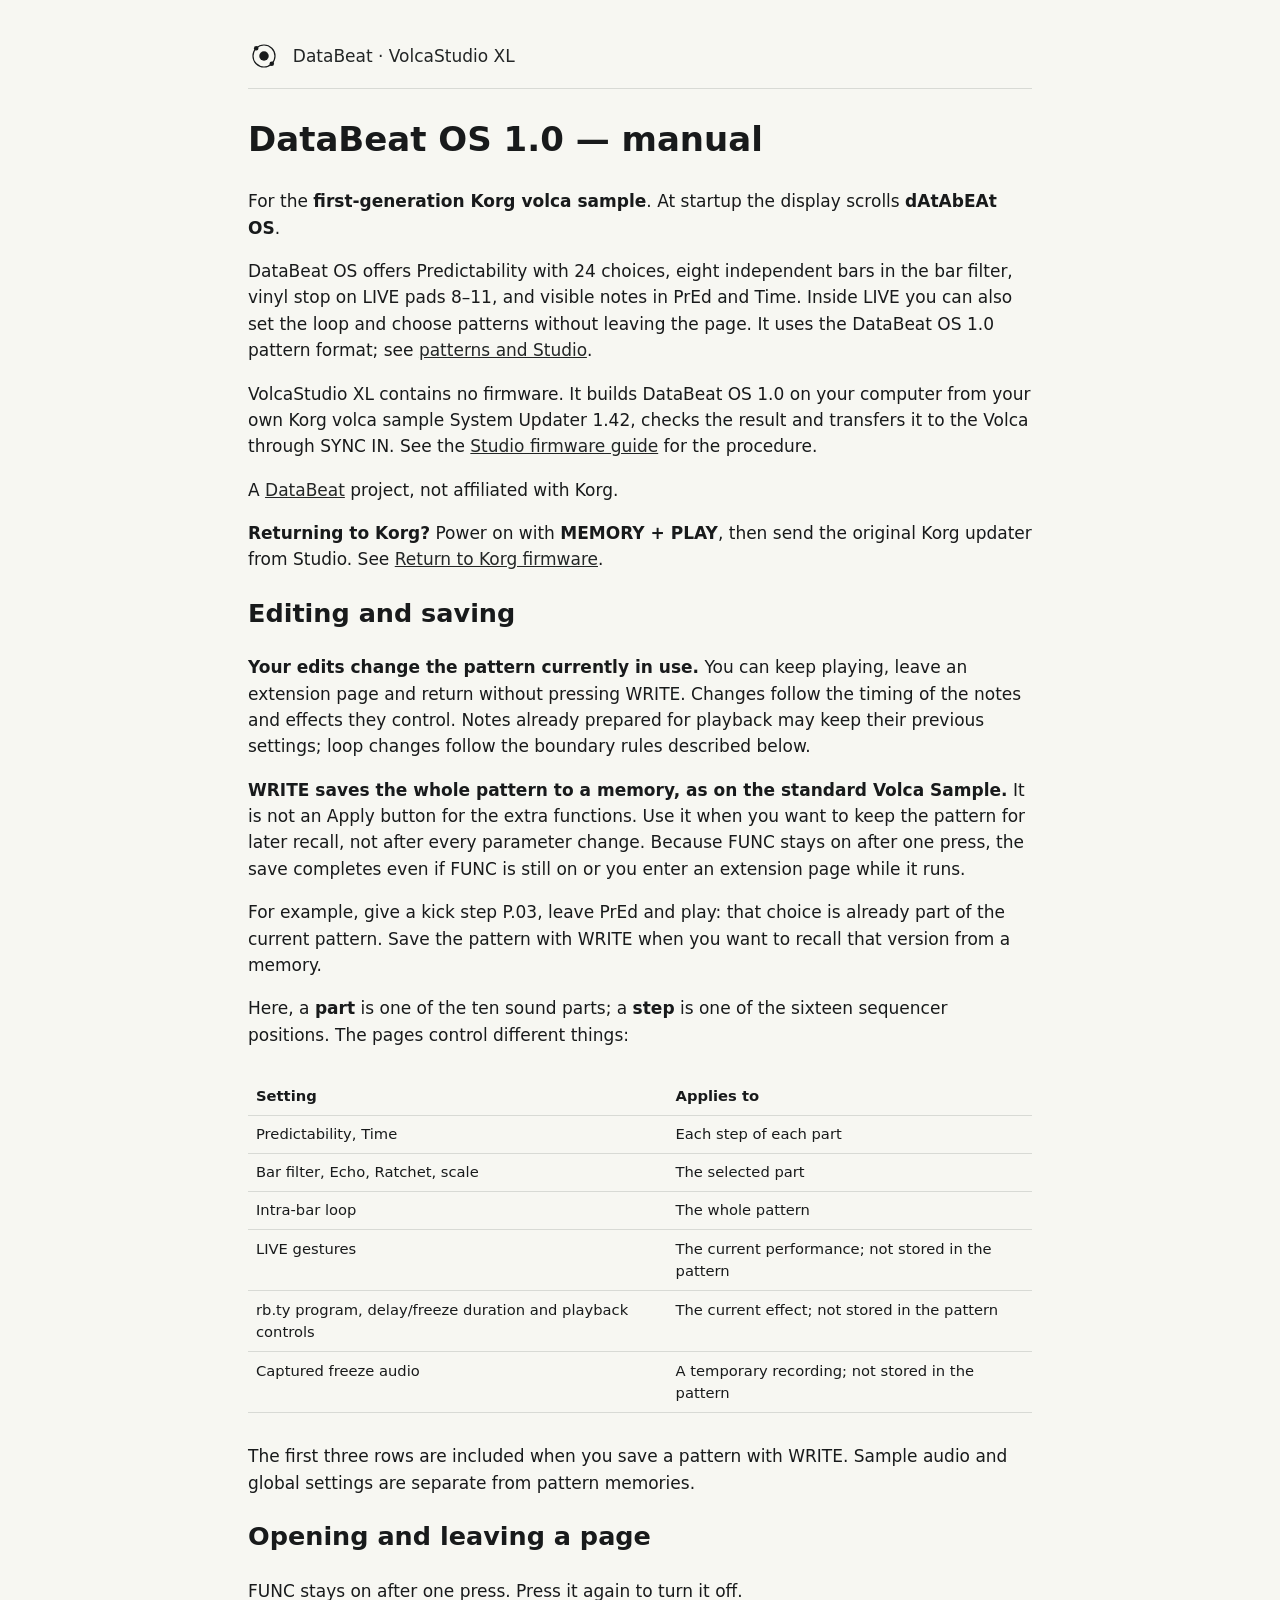
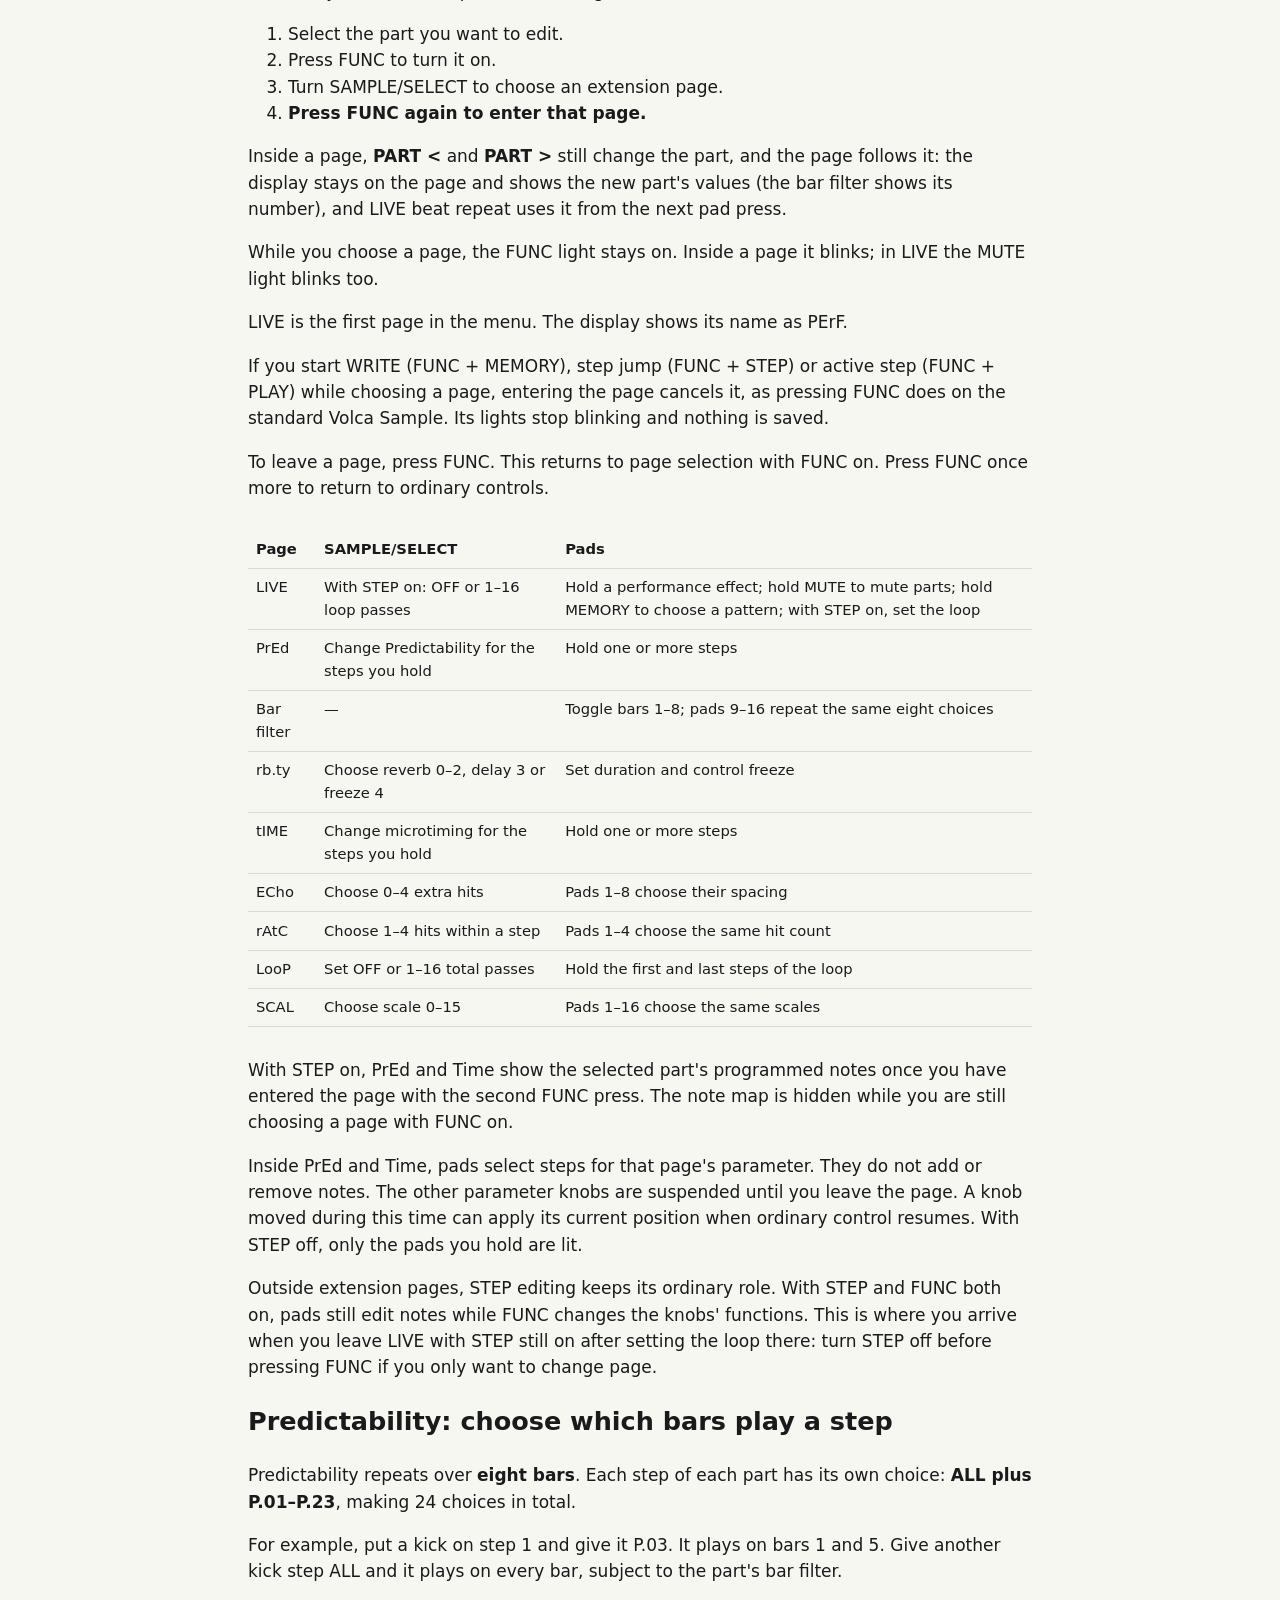
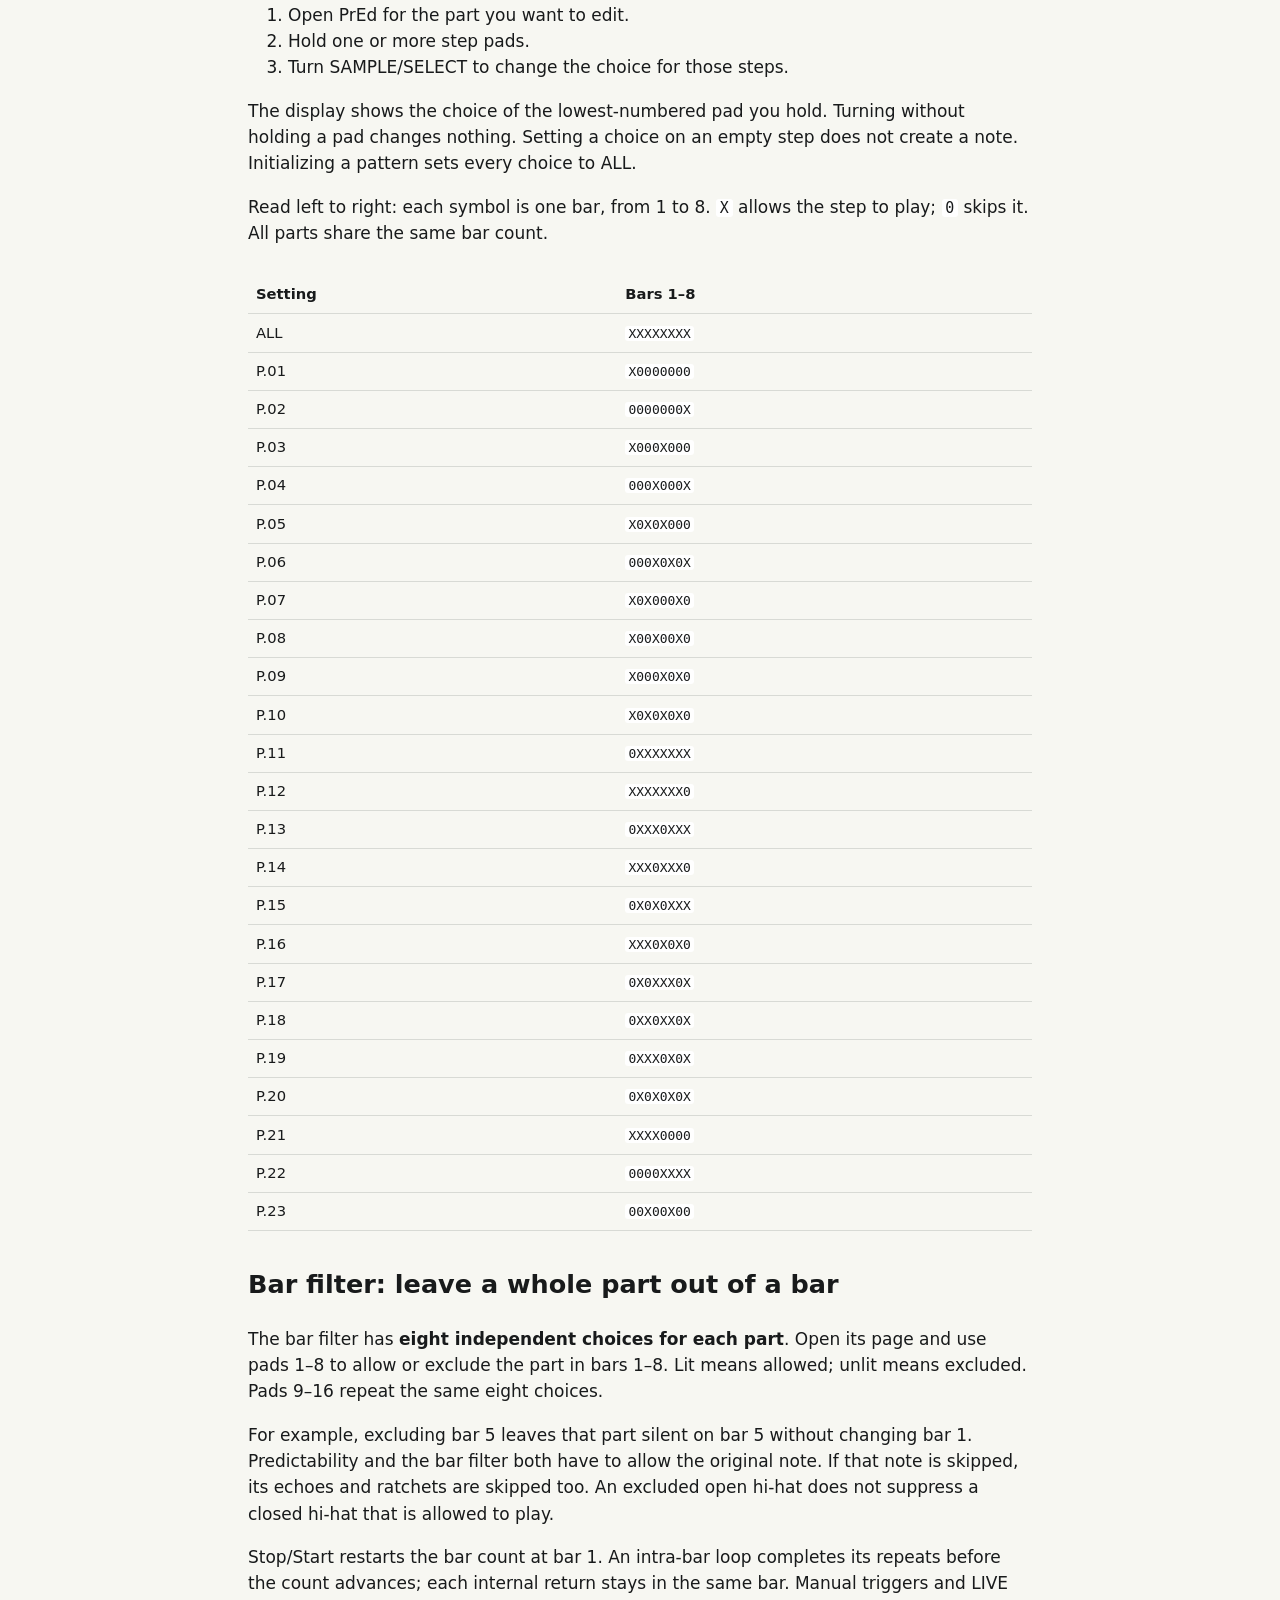
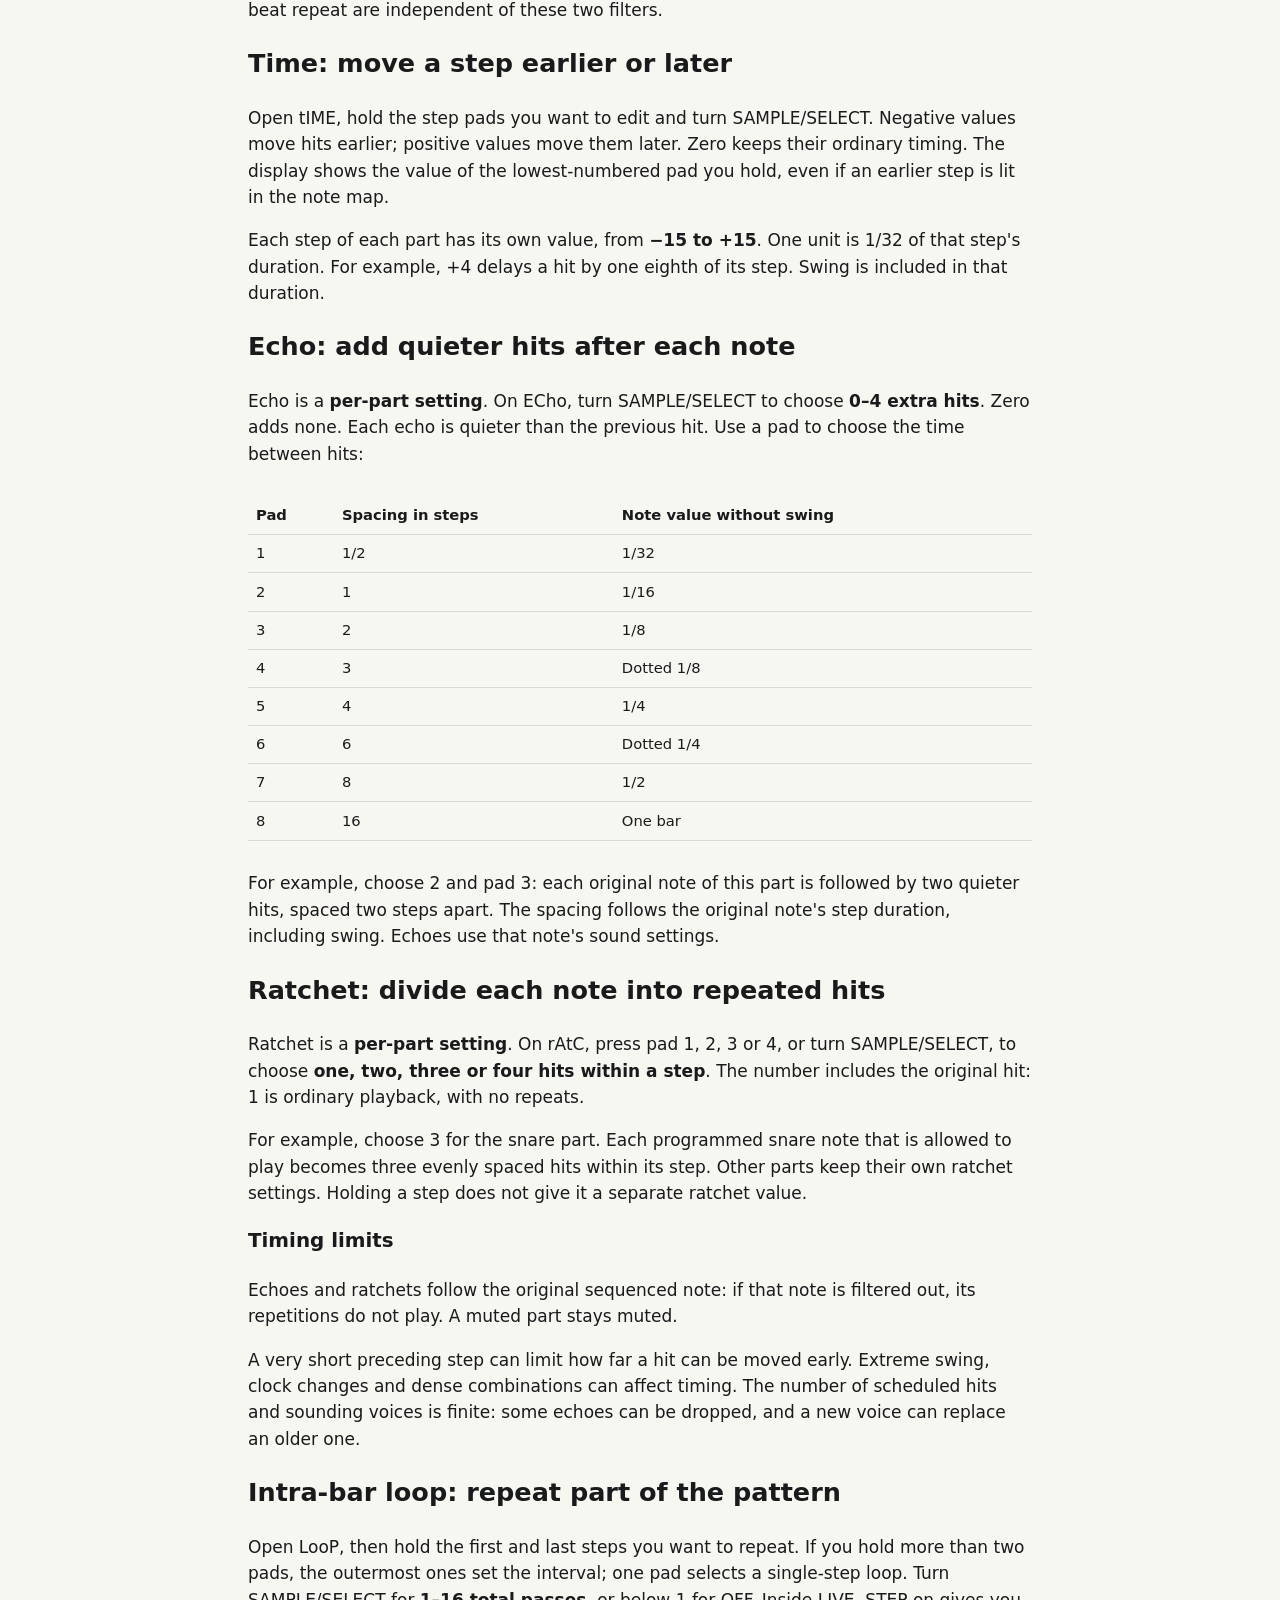
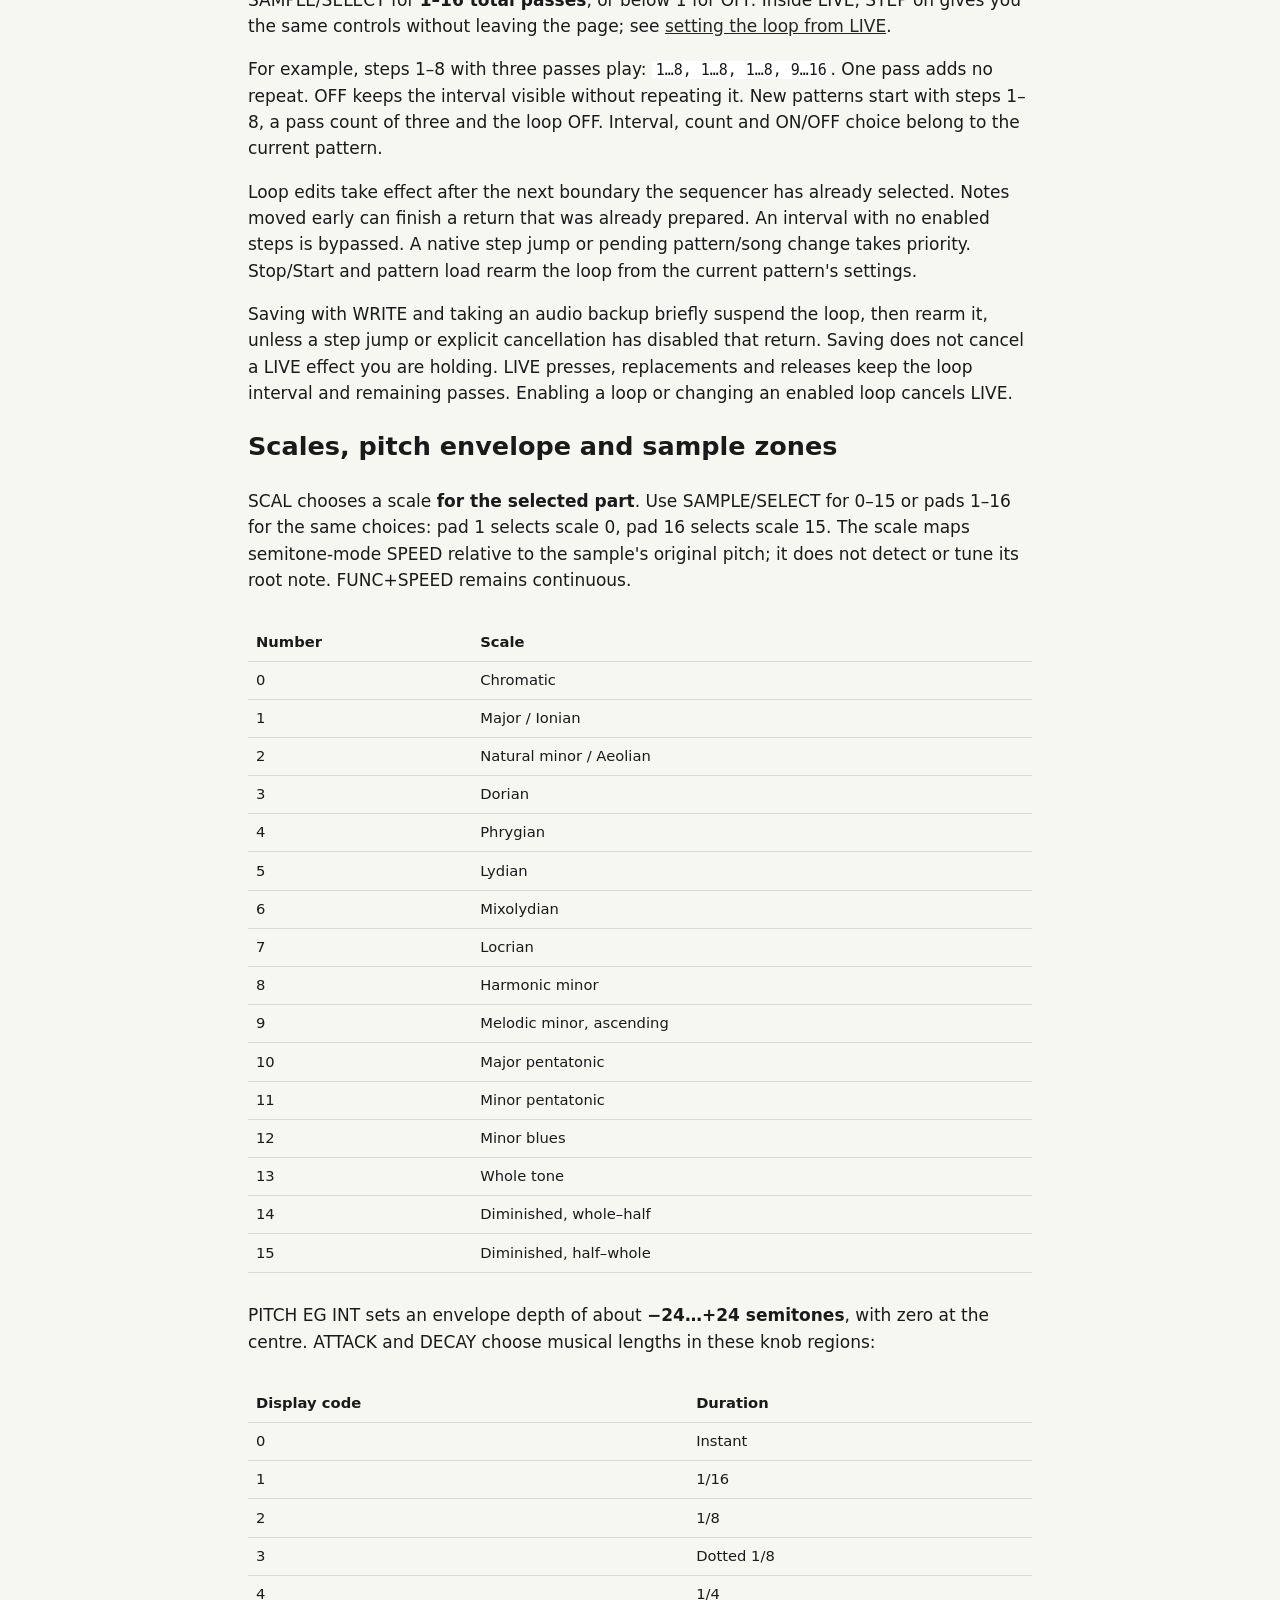
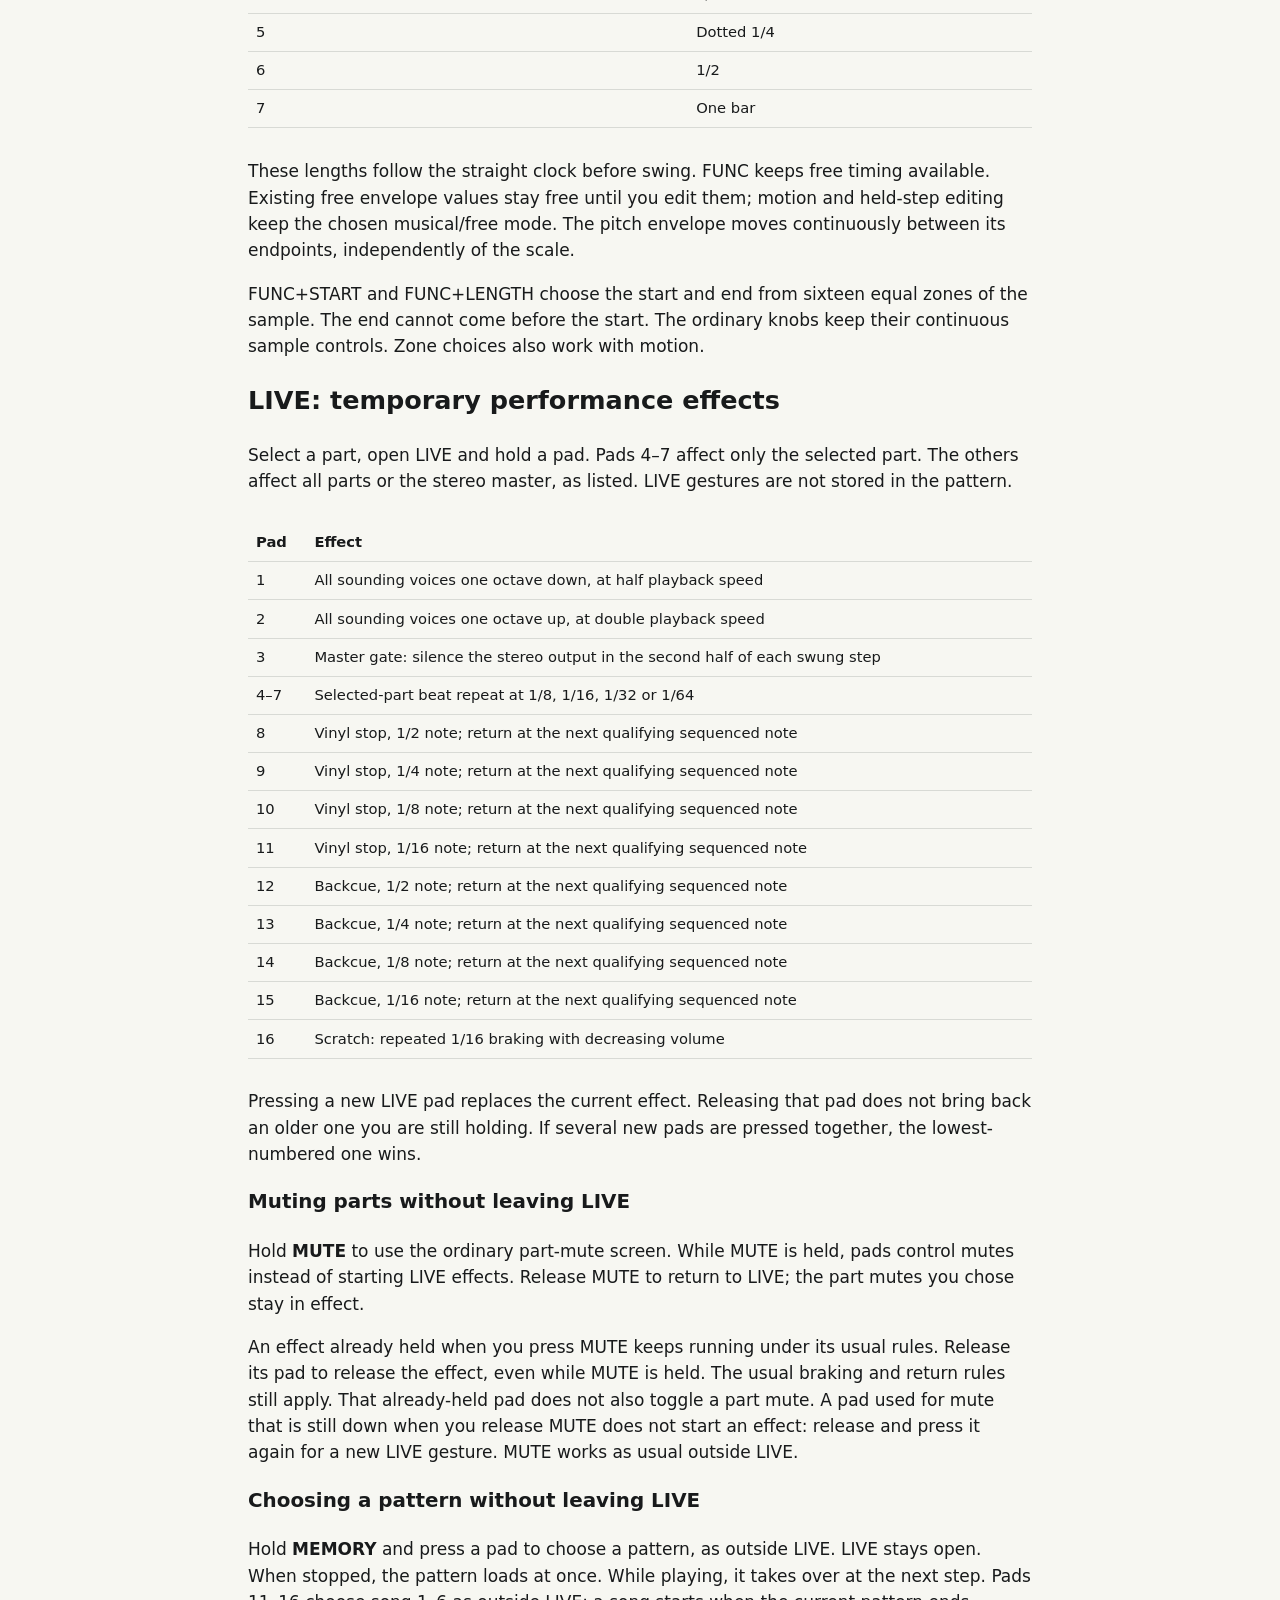
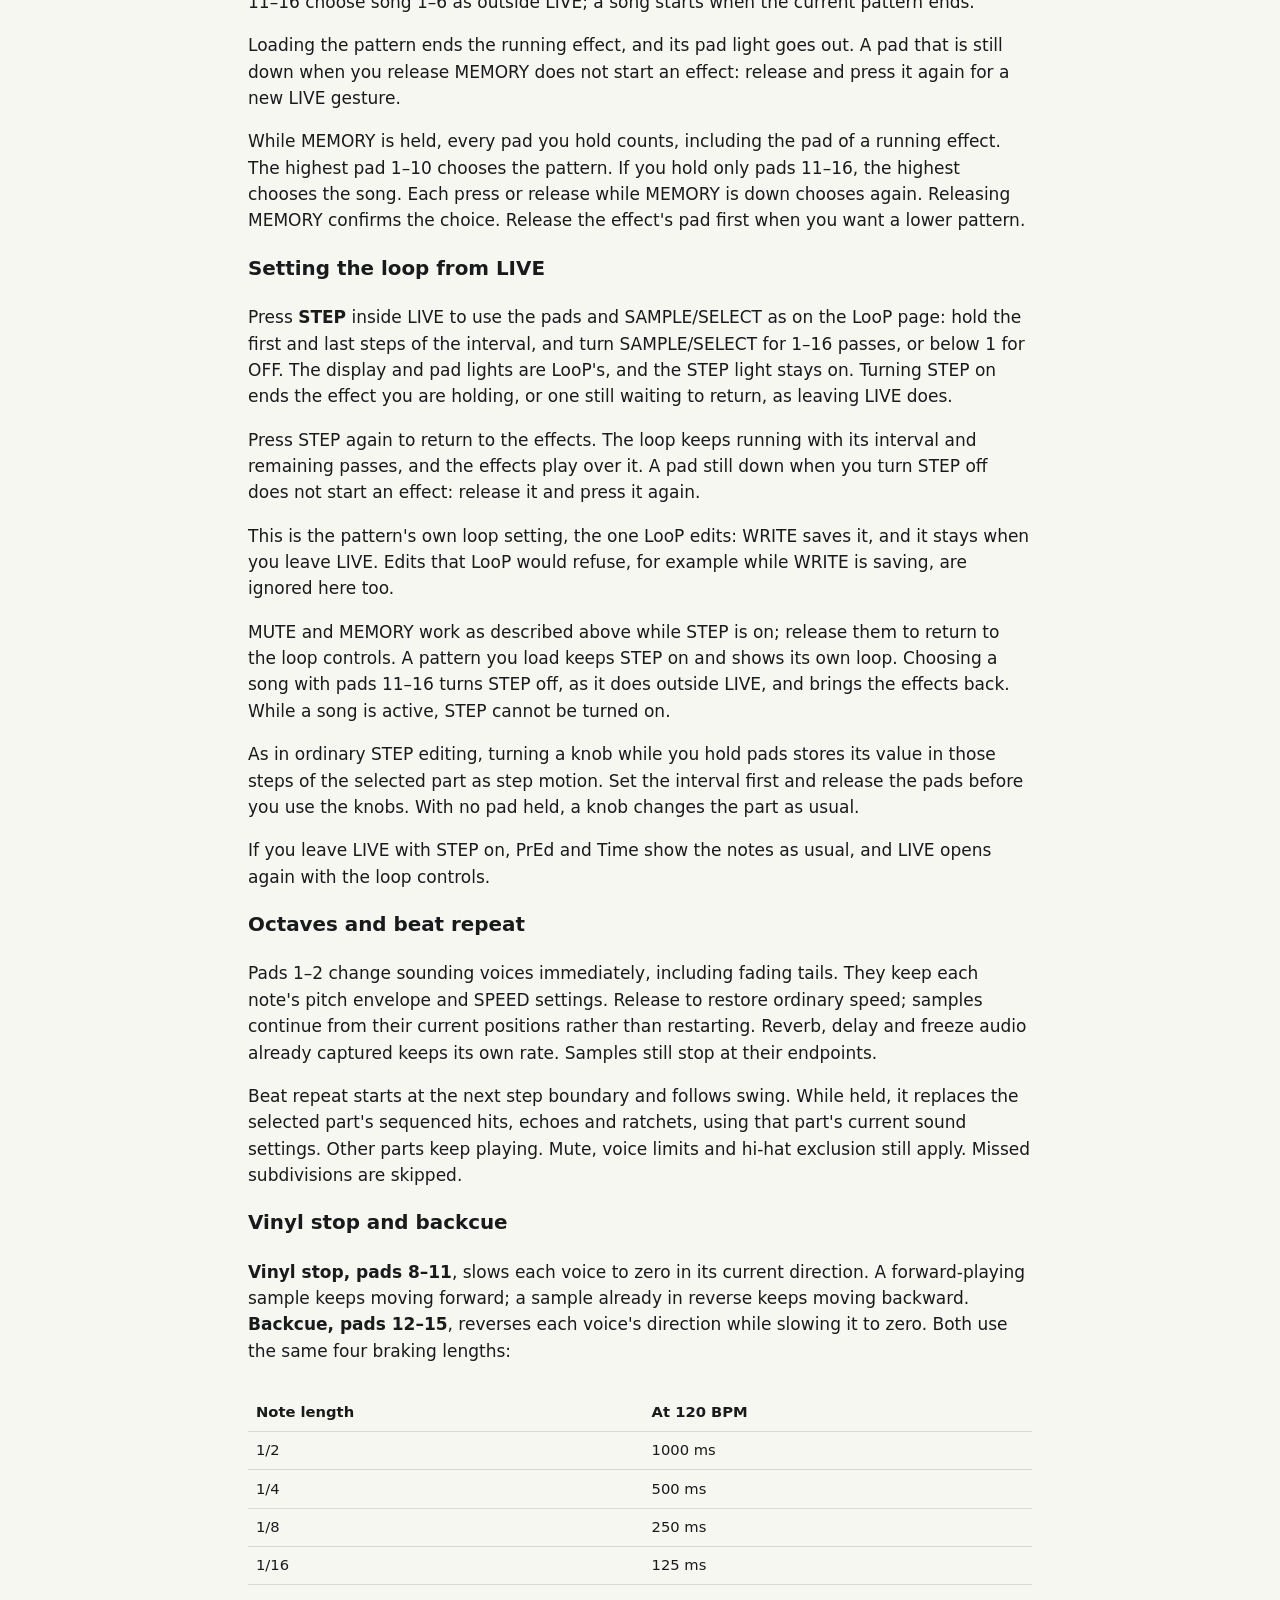
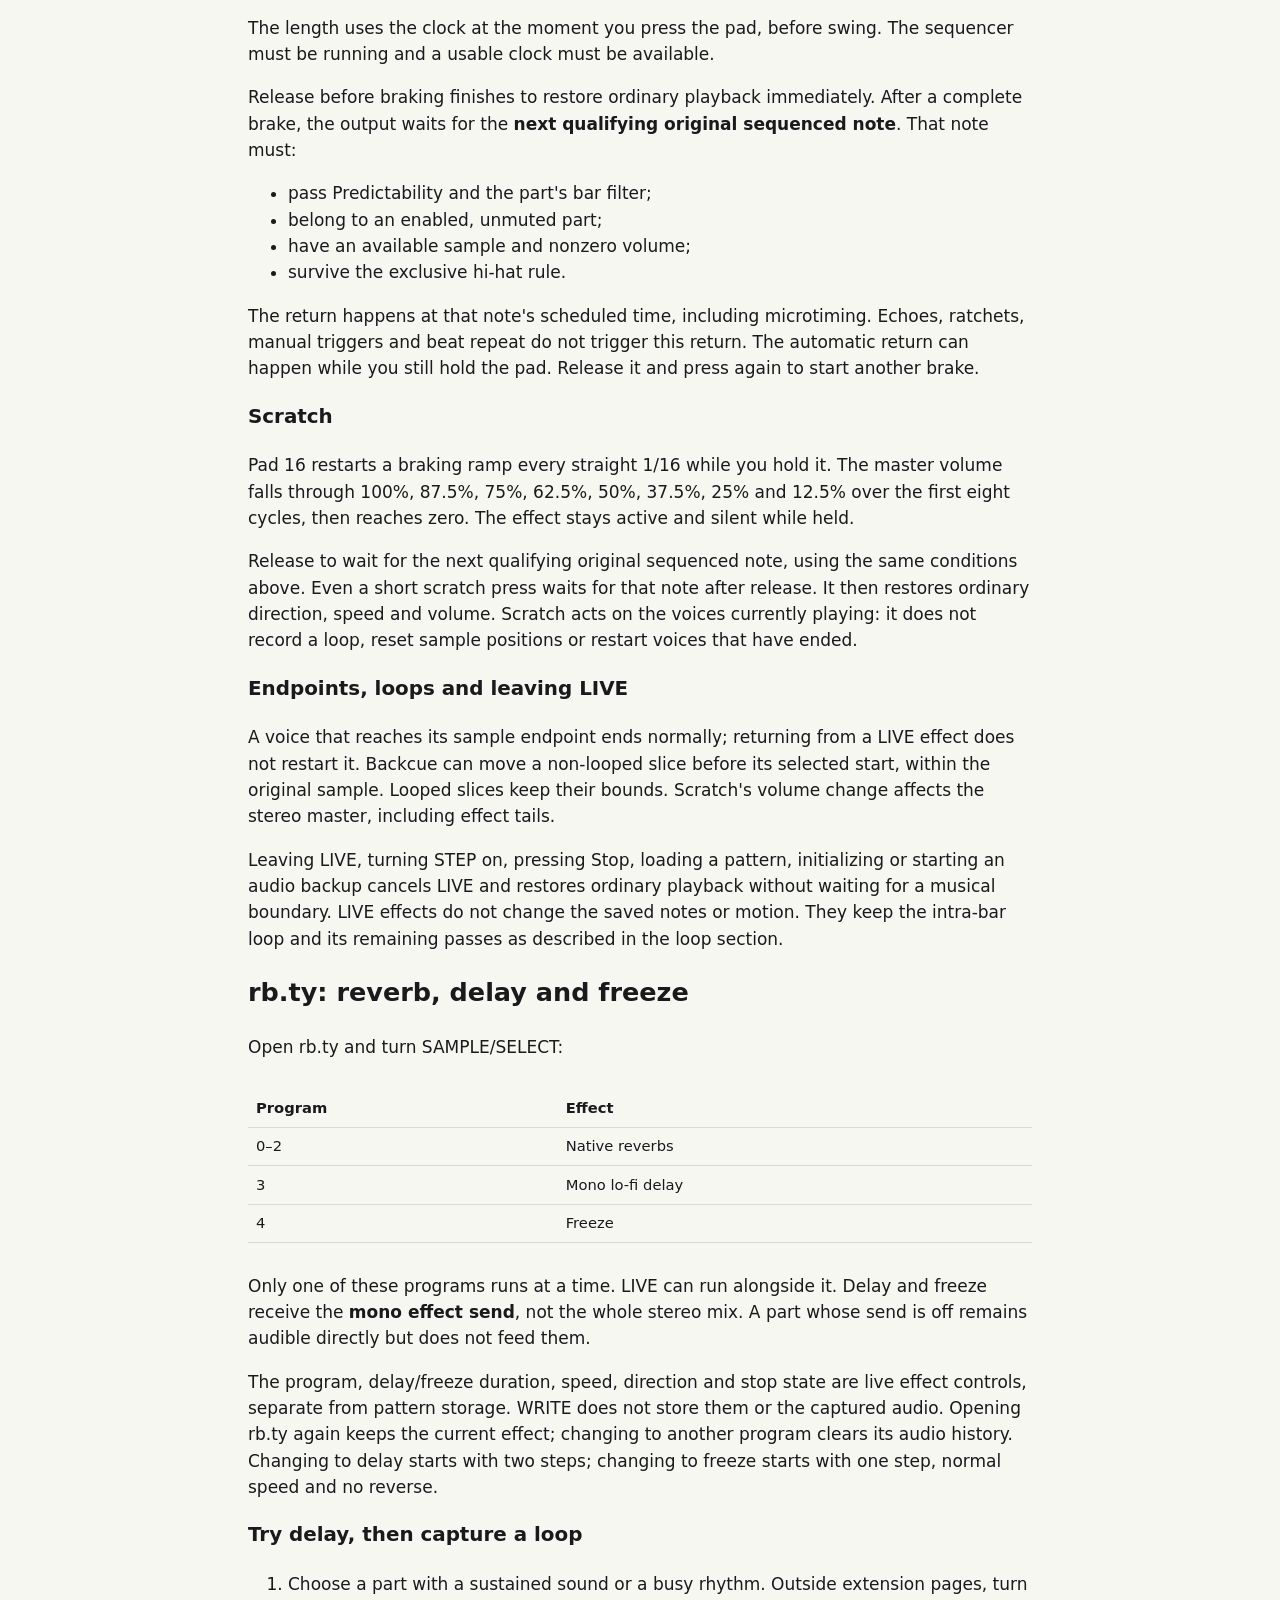
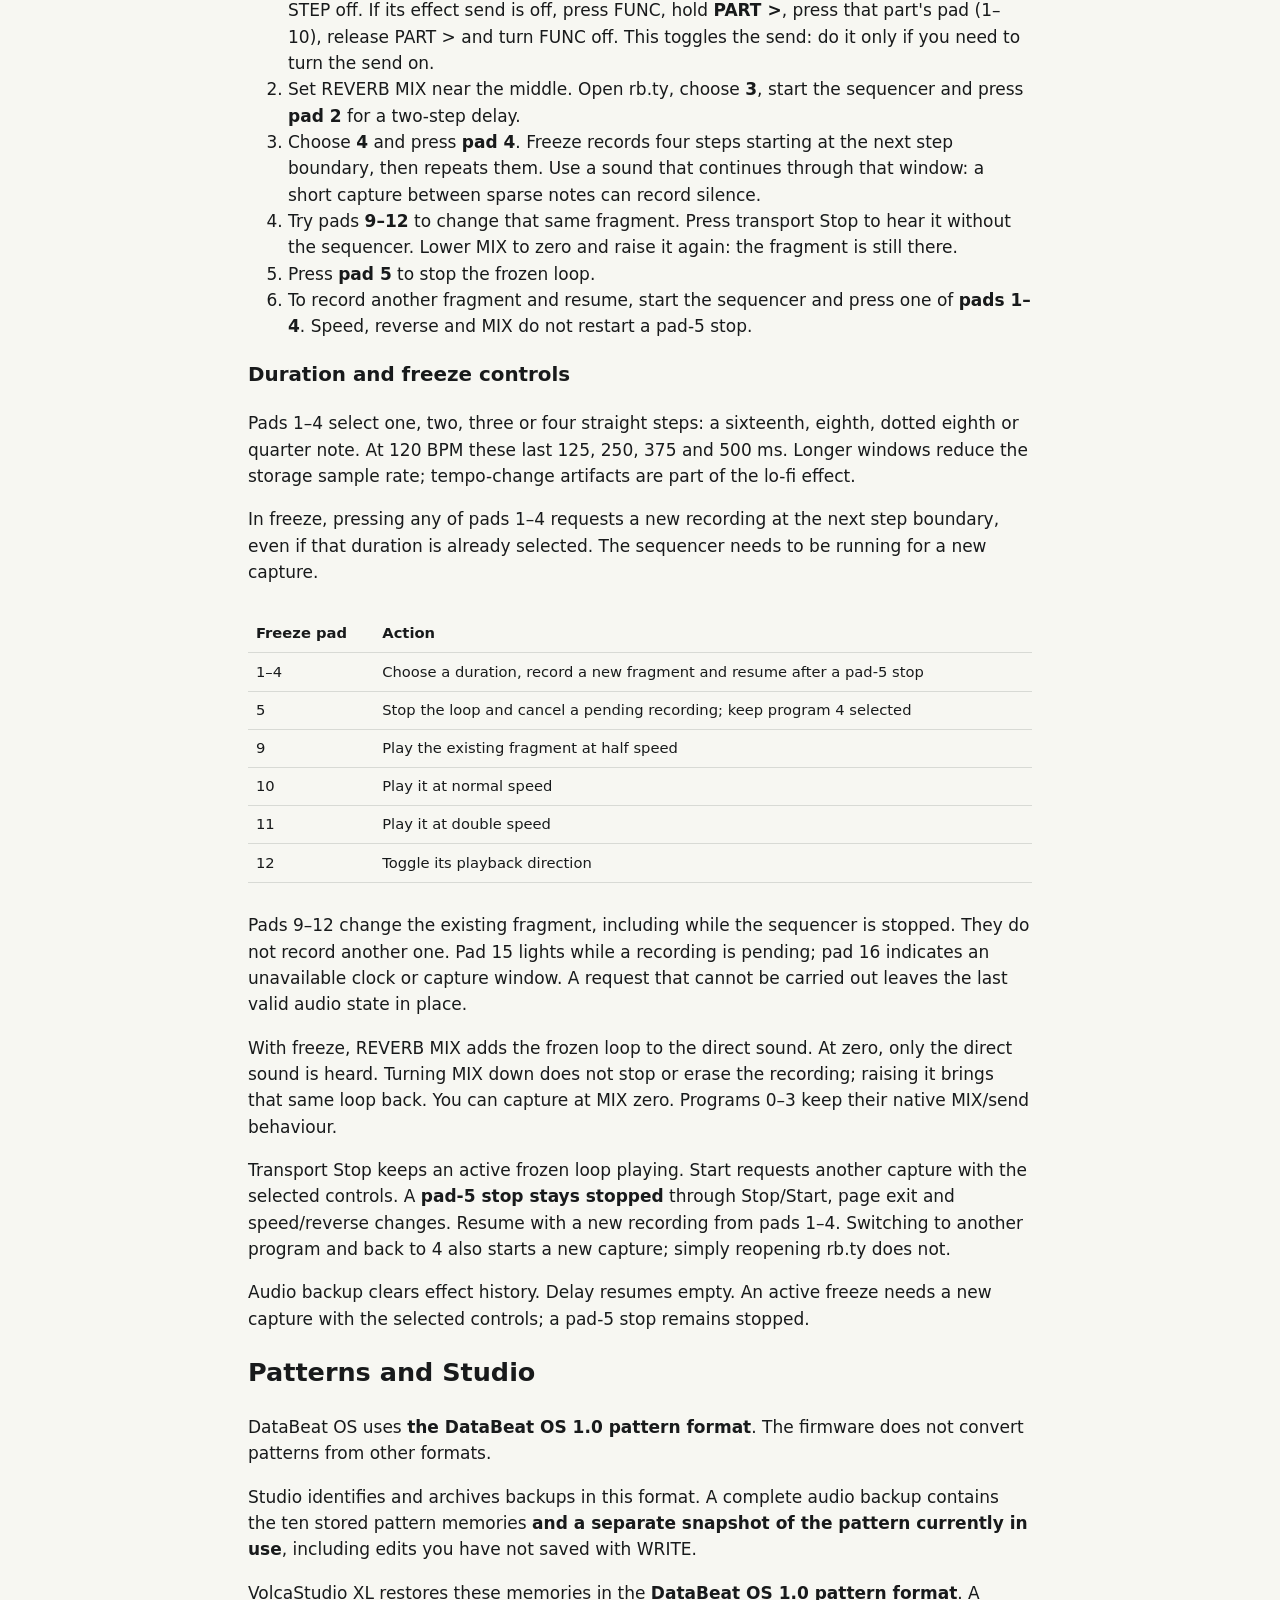
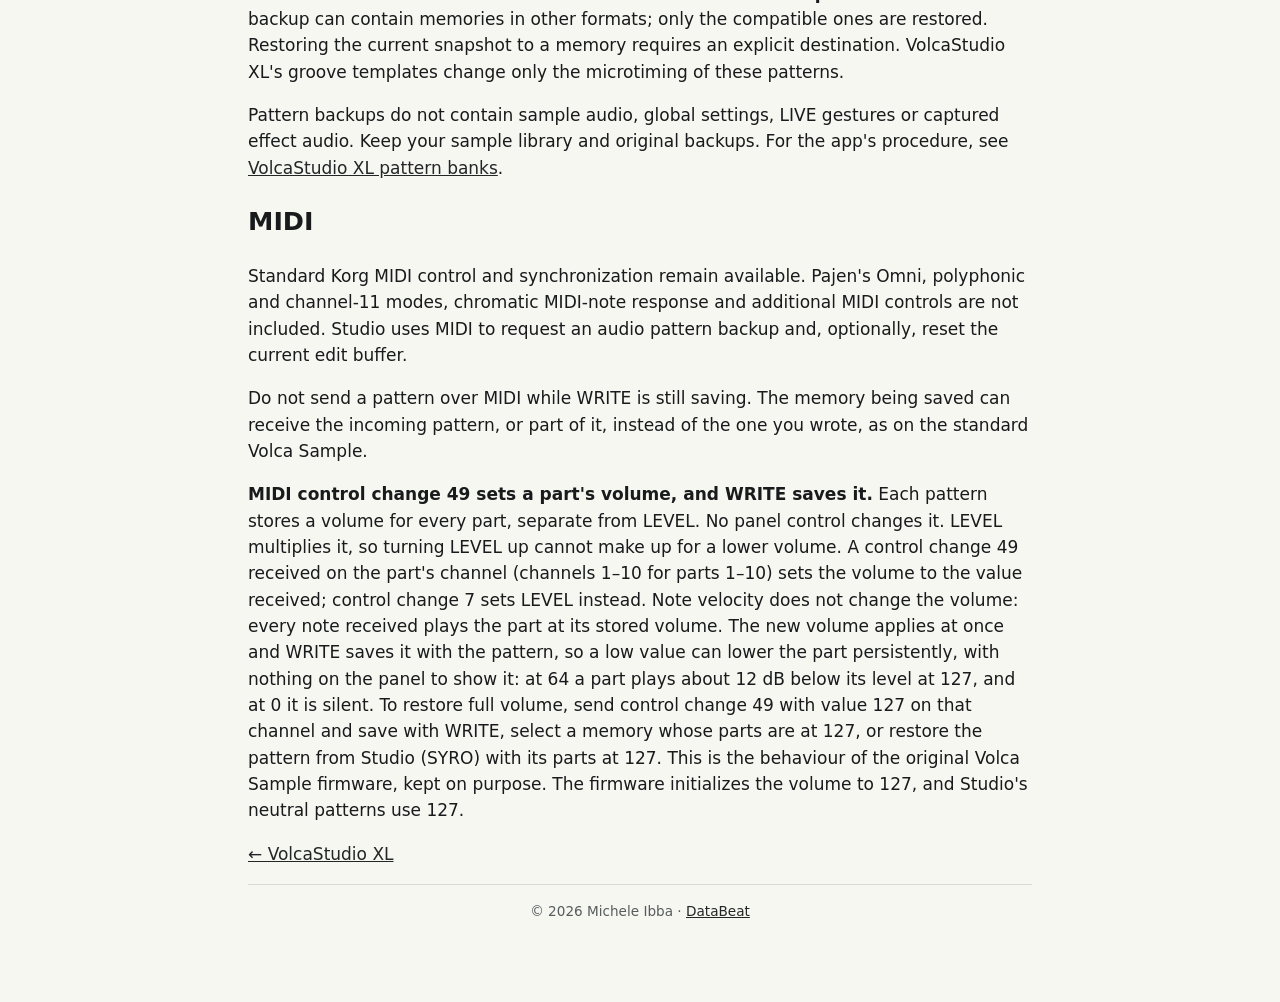
<file: site/docs/databeat-os.html>
<!doctype html>
<html lang="en"><head><meta charset="utf-8"><meta name="viewport" content="width=device-width, initial-scale=1"><title>DataBeat OS 1.0 manual — DataBeat</title><link rel="stylesheet" href="../site.css"></head><body><main class="doc"><header class="top"><a class="brand" href="https://micheledatabeat.github.io/"><img src="../assets/databeat-mark.svg" alt="DataBeat" width="32" height="32"><span>DataBeat · VolcaStudio XL</span></a></header><h1 id="databeat-os-10--manual">DataBeat OS 1.0 — manual</h1>
<p>For the <strong>first-generation Korg volca sample</strong>. At startup the display scrolls <strong>dAtAbEAt OS</strong>.</p>
<p>DataBeat OS offers Predictability with 24 choices, eight independent bars in the bar filter, vinyl stop on LIVE pads 8–11, and visible notes in PrEd and Time. Inside LIVE you can also set the loop and choose patterns without leaving the page. It uses the DataBeat OS 1.0 pattern format; see <a href="#patterns-and-studio">patterns and Studio</a>.</p>
<p>VolcaStudio XL contains no firmware. It builds DataBeat OS 1.0 on your computer from your own Korg volca sample System Updater 1.42, checks the result and transfers it to the Volca through SYNC IN. See the <a href="firmware.html">Studio firmware guide</a> for the procedure.</p>
<p>A <a href="https://micheledatabeat.github.io/">DataBeat</a> project, not affiliated with Korg.</p>
<p><strong>Returning to Korg?</strong> Power on with <strong>MEMORY + PLAY</strong>, then send the original Korg updater from Studio. See <a href="return-to-korg.html">Return to Korg firmware</a>.</p>
<h2 id="editing-and-saving">Editing and saving</h2>
<p><strong>Your edits change the pattern currently in use.</strong> You can keep playing, leave an extension page and return without pressing WRITE. Changes follow the timing of the notes and effects they control. Notes already prepared for playback may keep their previous settings; loop changes follow the boundary rules described below.</p>
<p><strong>WRITE saves the whole pattern to a memory, as on the standard Volca Sample.</strong> It is not an Apply button for the extra functions. Use it when you want to keep the pattern for later recall, not after every parameter change. Because FUNC stays on after one press, the save completes even if FUNC is still on or you enter an extension page while it runs.</p>
<p>For example, give a kick step P.03, leave PrEd and play: that choice is already part of the current pattern. Save the pattern with WRITE when you want to recall that version from a memory.</p>
<p>Here, a <strong>part</strong> is one of the ten sound parts; a <strong>step</strong> is one of the sixteen sequencer positions. The pages control different things:</p>
<div style="overflow-x: auto;" tabindex="0"><table><tr><th>Setting</th><th>Applies to</th></tr><tr><td>Predictability, Time</td><td>Each step of each part</td></tr><tr><td>Bar filter, Echo, Ratchet, scale</td><td>The selected part</td></tr><tr><td>Intra-bar loop</td><td>The whole pattern</td></tr><tr><td>LIVE gestures</td><td>The current performance; not stored in the pattern</td></tr><tr><td>rb.ty program, delay/freeze duration and playback controls</td><td>The current effect; not stored in the pattern</td></tr><tr><td>Captured freeze audio</td><td>A temporary recording; not stored in the pattern</td></tr></table></div>
<p>The first three rows are included when you save a pattern with WRITE. Sample audio and global settings are separate from pattern memories.</p>
<h2 id="opening-and-leaving-a-page">Opening and leaving a page</h2>
<p>FUNC stays on after one press. Press it again to turn it off.</p>
<ol>
<li>Select the part you want to edit.</li>
<li>Press FUNC to turn it on.</li>
<li>Turn SAMPLE/SELECT to choose an extension page.</li>
<li><strong>Press FUNC again to enter that page.</strong></li>
</ol>
<p>Inside a page, <strong>PART &lt;</strong> and <strong>PART &gt;</strong> still change the part, and the page follows it: the display stays on the page and shows the new part's values (the bar filter shows its number), and LIVE beat repeat uses it from the next pad press.</p>
<p>While you choose a page, the FUNC light stays on. Inside a page it blinks; in LIVE the MUTE light blinks too.</p>
<p>LIVE is the first page in the menu. The display shows its name as PErF.</p>
<p>If you start WRITE (FUNC + MEMORY), step jump (FUNC + STEP) or active step (FUNC + PLAY) while choosing a page, entering the page cancels it, as pressing FUNC does on the standard Volca Sample. Its lights stop blinking and nothing is saved.</p>
<p>To leave a page, press FUNC. This returns to page selection with FUNC on. Press FUNC once more to return to ordinary controls.</p>
<div style="overflow-x: auto;" tabindex="0"><table><tr><th>Page</th><th>SAMPLE/SELECT</th><th>Pads</th></tr><tr><td>LIVE</td><td>With STEP on: OFF or 1–16 loop passes</td><td>Hold a performance effect; hold MUTE to mute parts; hold MEMORY to choose a pattern; with STEP on, set the loop</td></tr><tr><td>PrEd</td><td>Change Predictability for the steps you hold</td><td>Hold one or more steps</td></tr><tr><td>Bar filter</td><td>—</td><td>Toggle bars 1–8; pads 9–16 repeat the same eight choices</td></tr><tr><td>rb.ty</td><td>Choose reverb 0–2, delay 3 or freeze 4</td><td>Set duration and control freeze</td></tr><tr><td>tIME</td><td>Change microtiming for the steps you hold</td><td>Hold one or more steps</td></tr><tr><td>ECho</td><td>Choose 0–4 extra hits</td><td>Pads 1–8 choose their spacing</td></tr><tr><td>rAtC</td><td>Choose 1–4 hits within a step</td><td>Pads 1–4 choose the same hit count</td></tr><tr><td>LooP</td><td>Set OFF or 1–16 total passes</td><td>Hold the first and last steps of the loop</td></tr><tr><td>SCAL</td><td>Choose scale 0–15</td><td>Pads 1–16 choose the same scales</td></tr></table></div>
<p>With STEP on, PrEd and Time show the selected part's programmed notes once you have entered the page with the second FUNC press. The note map is hidden while you are still choosing a page with FUNC on.</p>
<p>Inside PrEd and Time, pads select steps for that page's parameter. They do not add or remove notes. The other parameter knobs are suspended until you leave the page. A knob moved during this time can apply its current position when ordinary control resumes. With STEP off, only the pads you hold are lit.</p>
<p>Outside extension pages, STEP editing keeps its ordinary role. With STEP and FUNC both on, pads still edit notes while FUNC changes the knobs' functions. This is where you arrive when you leave LIVE with STEP still on after setting the loop there: turn STEP off before pressing FUNC if you only want to change page.</p>
<h2 id="predictability-choose-which-bars-play-a-step">Predictability: choose which bars play a step</h2>
<p>Predictability repeats over <strong>eight bars</strong>. Each step of each part has its own choice: <strong>ALL plus P.01–P.23</strong>, making 24 choices in total.</p>
<p>For example, put a kick on step 1 and give it P.03. It plays on bars 1 and 5. Give another kick step ALL and it plays on every bar, subject to the part's bar filter.</p>
<ol>
<li>Open PrEd for the part you want to edit.</li>
<li>Hold one or more step pads.</li>
<li>Turn SAMPLE/SELECT to change the choice for those steps.</li>
</ol>
<p>The display shows the choice of the lowest-numbered pad you hold. Turning without holding a pad changes nothing. Setting a choice on an empty step does not create a note. Initializing a pattern sets every choice to ALL.</p>
<p>Read left to right: each symbol is one bar, from 1 to 8. <code>X</code> allows the step to play; <code>0</code> skips it. All parts share the same bar count.</p>
<div style="overflow-x: auto;" tabindex="0"><table><tr><th>Setting</th><th>Bars 1–8</th></tr><tr><td>ALL</td><td><code>XXXXXXXX</code></td></tr><tr><td>P.01</td><td><code>X0000000</code></td></tr><tr><td>P.02</td><td><code>0000000X</code></td></tr><tr><td>P.03</td><td><code>X000X000</code></td></tr><tr><td>P.04</td><td><code>000X000X</code></td></tr><tr><td>P.05</td><td><code>X0X0X000</code></td></tr><tr><td>P.06</td><td><code>000X0X0X</code></td></tr><tr><td>P.07</td><td><code>X0X000X0</code></td></tr><tr><td>P.08</td><td><code>X00X00X0</code></td></tr><tr><td>P.09</td><td><code>X000X0X0</code></td></tr><tr><td>P.10</td><td><code>X0X0X0X0</code></td></tr><tr><td>P.11</td><td><code>0XXXXXXX</code></td></tr><tr><td>P.12</td><td><code>XXXXXXX0</code></td></tr><tr><td>P.13</td><td><code>0XXX0XXX</code></td></tr><tr><td>P.14</td><td><code>XXX0XXX0</code></td></tr><tr><td>P.15</td><td><code>0X0X0XXX</code></td></tr><tr><td>P.16</td><td><code>XXX0X0X0</code></td></tr><tr><td>P.17</td><td><code>0X0XXX0X</code></td></tr><tr><td>P.18</td><td><code>0XX0XX0X</code></td></tr><tr><td>P.19</td><td><code>0XXX0X0X</code></td></tr><tr><td>P.20</td><td><code>0X0X0X0X</code></td></tr><tr><td>P.21</td><td><code>XXXX0000</code></td></tr><tr><td>P.22</td><td><code>0000XXXX</code></td></tr><tr><td>P.23</td><td><code>00X00X00</code></td></tr></table></div>
<h2 id="bar-filter-leave-a-whole-part-out-of-a-bar">Bar filter: leave a whole part out of a bar</h2>
<p>The bar filter has <strong>eight independent choices for each part</strong>. Open its page and use pads 1–8 to allow or exclude the part in bars 1–8. Lit means allowed; unlit means excluded. Pads 9–16 repeat the same eight choices.</p>
<p>For example, excluding bar 5 leaves that part silent on bar 5 without changing bar 1. Predictability and the bar filter both have to allow the original note. If that note is skipped, its echoes and ratchets are skipped too. An excluded open hi-hat does not suppress a closed hi-hat that is allowed to play.</p>
<p>Stop/Start restarts the bar count at bar 1. An intra-bar loop completes its repeats before the count advances; each internal return stays in the same bar. Manual triggers and LIVE beat repeat are independent of these two filters.</p>
<h2 id="time-move-a-step-earlier-or-later">Time: move a step earlier or later</h2>
<p>Open tIME, hold the step pads you want to edit and turn SAMPLE/SELECT. Negative values move hits earlier; positive values move them later. Zero keeps their ordinary timing. The display shows the value of the lowest-numbered pad you hold, even if an earlier step is lit in the note map.</p>
<p>Each step of each part has its own value, from <strong>−15 to +15</strong>. One unit is 1/32 of that step's duration. For example, +4 delays a hit by one eighth of its step. Swing is included in that duration.</p>
<h2 id="echo-add-quieter-hits-after-each-note">Echo: add quieter hits after each note</h2>
<p>Echo is a <strong>per-part setting</strong>. On ECho, turn SAMPLE/SELECT to choose <strong>0–4 extra hits</strong>. Zero adds none. Each echo is quieter than the previous hit. Use a pad to choose the time between hits:</p>
<div style="overflow-x: auto;" tabindex="0"><table><tr><th>Pad</th><th>Spacing in steps</th><th>Note value without swing</th></tr><tr><td>1</td><td>1/2</td><td>1/32</td></tr><tr><td>2</td><td>1</td><td>1/16</td></tr><tr><td>3</td><td>2</td><td>1/8</td></tr><tr><td>4</td><td>3</td><td>Dotted 1/8</td></tr><tr><td>5</td><td>4</td><td>1/4</td></tr><tr><td>6</td><td>6</td><td>Dotted 1/4</td></tr><tr><td>7</td><td>8</td><td>1/2</td></tr><tr><td>8</td><td>16</td><td>One bar</td></tr></table></div>
<p>For example, choose 2 and pad 3: each original note of this part is followed by two quieter hits, spaced two steps apart. The spacing follows the original note's step duration, including swing. Echoes use that note's sound settings.</p>
<h2 id="ratchet-divide-each-note-into-repeated-hits">Ratchet: divide each note into repeated hits</h2>
<p>Ratchet is a <strong>per-part setting</strong>. On rAtC, press pad 1, 2, 3 or 4, or turn SAMPLE/SELECT, to choose <strong>one, two, three or four hits within a step</strong>. The number includes the original hit: 1 is ordinary playback, with no repeats.</p>
<p>For example, choose 3 for the snare part. Each programmed snare note that is allowed to play becomes three evenly spaced hits within its step. Other parts keep their own ratchet settings. Holding a step does not give it a separate ratchet value.</p>
<h3 id="timing-limits">Timing limits</h3>
<p>Echoes and ratchets follow the original sequenced note: if that note is filtered out, its repetitions do not play. A muted part stays muted.</p>
<p>A very short preceding step can limit how far a hit can be moved early. Extreme swing, clock changes and dense combinations can affect timing. The number of scheduled hits and sounding voices is finite: some echoes can be dropped, and a new voice can replace an older one.</p>
<h2 id="intra-bar-loop-repeat-part-of-the-pattern">Intra-bar loop: repeat part of the pattern</h2>
<p>Open LooP, then hold the first and last steps you want to repeat. If you hold more than two pads, the outermost ones set the interval; one pad selects a single-step loop. Turn SAMPLE/SELECT for <strong>1–16 total passes</strong>, or below 1 for OFF. Inside LIVE, STEP on gives you the same controls without leaving the page; see <a href="#setting-the-loop-from-live">setting the loop from LIVE</a>.</p>
<p>For example, steps 1–8 with three passes play: <code>1…8, 1…8, 1…8, 9…16</code>. One pass adds no repeat. OFF keeps the interval visible without repeating it. New patterns start with steps 1–8, a pass count of three and the loop OFF. Interval, count and ON/OFF choice belong to the current pattern.</p>
<p>Loop edits take effect after the next boundary the sequencer has already selected. Notes moved early can finish a return that was already prepared. An interval with no enabled steps is bypassed. A native step jump or pending pattern/song change takes priority. Stop/Start and pattern load rearm the loop from the current pattern's settings.</p>
<p>Saving with WRITE and taking an audio backup briefly suspend the loop, then rearm it, unless a step jump or explicit cancellation has disabled that return. Saving does not cancel a LIVE effect you are holding. LIVE presses, replacements and releases keep the loop interval and remaining passes. Enabling a loop or changing an enabled loop cancels LIVE.</p>
<h2 id="scales-pitch-envelope-and-sample-zones">Scales, pitch envelope and sample zones</h2>
<p>SCAL chooses a scale <strong>for the selected part</strong>. Use SAMPLE/SELECT for 0–15 or pads 1–16 for the same choices: pad 1 selects scale 0, pad 16 selects scale 15. The scale maps semitone-mode SPEED relative to the sample's original pitch; it does not detect or tune its root note. FUNC+SPEED remains continuous.</p>
<div style="overflow-x: auto;" tabindex="0"><table><tr><th>Number</th><th>Scale</th></tr><tr><td>0</td><td>Chromatic</td></tr><tr><td>1</td><td>Major / Ionian</td></tr><tr><td>2</td><td>Natural minor / Aeolian</td></tr><tr><td>3</td><td>Dorian</td></tr><tr><td>4</td><td>Phrygian</td></tr><tr><td>5</td><td>Lydian</td></tr><tr><td>6</td><td>Mixolydian</td></tr><tr><td>7</td><td>Locrian</td></tr><tr><td>8</td><td>Harmonic minor</td></tr><tr><td>9</td><td>Melodic minor, ascending</td></tr><tr><td>10</td><td>Major pentatonic</td></tr><tr><td>11</td><td>Minor pentatonic</td></tr><tr><td>12</td><td>Minor blues</td></tr><tr><td>13</td><td>Whole tone</td></tr><tr><td>14</td><td>Diminished, whole–half</td></tr><tr><td>15</td><td>Diminished, half–whole</td></tr></table></div>
<p>PITCH EG INT sets an envelope depth of about <strong>−24…+24 semitones</strong>, with zero at the centre. ATTACK and DECAY choose musical lengths in these knob regions:</p>
<div style="overflow-x: auto;" tabindex="0"><table><tr><th>Display code</th><th>Duration</th></tr><tr><td>0</td><td>Instant</td></tr><tr><td>1</td><td>1/16</td></tr><tr><td>2</td><td>1/8</td></tr><tr><td>3</td><td>Dotted 1/8</td></tr><tr><td>4</td><td>1/4</td></tr><tr><td>5</td><td>Dotted 1/4</td></tr><tr><td>6</td><td>1/2</td></tr><tr><td>7</td><td>One bar</td></tr></table></div>
<p>These lengths follow the straight clock before swing. FUNC keeps free timing available. Existing free envelope values stay free until you edit them; motion and held-step editing keep the chosen musical/free mode. The pitch envelope moves continuously between its endpoints, independently of the scale.</p>
<p>FUNC+START and FUNC+LENGTH choose the start and end from sixteen equal zones of the sample. The end cannot come before the start. The ordinary knobs keep their continuous sample controls. Zone choices also work with motion.</p>
<h2 id="live-temporary-performance-effects">LIVE: temporary performance effects</h2>
<p>Select a part, open LIVE and hold a pad. Pads 4–7 affect only the selected part. The others affect all parts or the stereo master, as listed. LIVE gestures are not stored in the pattern.</p>
<div style="overflow-x: auto;" tabindex="0"><table><tr><th>Pad</th><th>Effect</th></tr><tr><td>1</td><td>All sounding voices one octave down, at half playback speed</td></tr><tr><td>2</td><td>All sounding voices one octave up, at double playback speed</td></tr><tr><td>3</td><td>Master gate: silence the stereo output in the second half of each swung step</td></tr><tr><td>4–7</td><td>Selected-part beat repeat at 1/8, 1/16, 1/32 or 1/64</td></tr><tr><td>8</td><td>Vinyl stop, 1/2 note; return at the next qualifying sequenced note</td></tr><tr><td>9</td><td>Vinyl stop, 1/4 note; return at the next qualifying sequenced note</td></tr><tr><td>10</td><td>Vinyl stop, 1/8 note; return at the next qualifying sequenced note</td></tr><tr><td>11</td><td>Vinyl stop, 1/16 note; return at the next qualifying sequenced note</td></tr><tr><td>12</td><td>Backcue, 1/2 note; return at the next qualifying sequenced note</td></tr><tr><td>13</td><td>Backcue, 1/4 note; return at the next qualifying sequenced note</td></tr><tr><td>14</td><td>Backcue, 1/8 note; return at the next qualifying sequenced note</td></tr><tr><td>15</td><td>Backcue, 1/16 note; return at the next qualifying sequenced note</td></tr><tr><td>16</td><td>Scratch: repeated 1/16 braking with decreasing volume</td></tr></table></div>
<p>Pressing a new LIVE pad replaces the current effect. Releasing that pad does not bring back an older one you are still holding. If several new pads are pressed together, the lowest-numbered one wins.</p>
<h3 id="muting-parts-without-leaving-live">Muting parts without leaving LIVE</h3>
<p>Hold <strong>MUTE</strong> to use the ordinary part-mute screen. While MUTE is held, pads control mutes instead of starting LIVE effects. Release MUTE to return to LIVE; the part mutes you chose stay in effect.</p>
<p>An effect already held when you press MUTE keeps running under its usual rules. Release its pad to release the effect, even while MUTE is held. The usual braking and return rules still apply. That already-held pad does not also toggle a part mute. A pad used for mute that is still down when you release MUTE does not start an effect: release and press it again for a new LIVE gesture. MUTE works as usual outside LIVE.</p>
<h3 id="choosing-a-pattern-without-leaving-live">Choosing a pattern without leaving LIVE</h3>
<p>Hold <strong>MEMORY</strong> and press a pad to choose a pattern, as outside LIVE. LIVE stays open. When stopped, the pattern loads at once. While playing, it takes over at the next step. Pads 11–16 choose song 1–6 as outside LIVE; a song starts when the current pattern ends.</p>
<p>Loading the pattern ends the running effect, and its pad light goes out. A pad that is still down when you release MEMORY does not start an effect: release and press it again for a new LIVE gesture.</p>
<p>While MEMORY is held, every pad you hold counts, including the pad of a running effect. The highest pad 1–10 chooses the pattern. If you hold only pads 11–16, the highest chooses the song. Each press or release while MEMORY is down chooses again. Releasing MEMORY confirms the choice. Release the effect's pad first when you want a lower pattern.</p>
<h3 id="setting-the-loop-from-live">Setting the loop from LIVE</h3>
<p>Press <strong>STEP</strong> inside LIVE to use the pads and SAMPLE/SELECT as on the LooP page: hold the first and last steps of the interval, and turn SAMPLE/SELECT for 1–16 passes, or below 1 for OFF. The display and pad lights are LooP's, and the STEP light stays on. Turning STEP on ends the effect you are holding, or one still waiting to return, as leaving LIVE does.</p>
<p>Press STEP again to return to the effects. The loop keeps running with its interval and remaining passes, and the effects play over it. A pad still down when you turn STEP off does not start an effect: release it and press it again.</p>
<p>This is the pattern's own loop setting, the one LooP edits: WRITE saves it, and it stays when you leave LIVE. Edits that LooP would refuse, for example while WRITE is saving, are ignored here too.</p>
<p>MUTE and MEMORY work as described above while STEP is on; release them to return to the loop controls. A pattern you load keeps STEP on and shows its own loop. Choosing a song with pads 11–16 turns STEP off, as it does outside LIVE, and brings the effects back. While a song is active, STEP cannot be turned on.</p>
<p>As in ordinary STEP editing, turning a knob while you hold pads stores its value in those steps of the selected part as step motion. Set the interval first and release the pads before you use the knobs. With no pad held, a knob changes the part as usual.</p>
<p>If you leave LIVE with STEP on, PrEd and Time show the notes as usual, and LIVE opens again with the loop controls.</p>
<h3 id="octaves-and-beat-repeat">Octaves and beat repeat</h3>
<p>Pads 1–2 change sounding voices immediately, including fading tails. They keep each note's pitch envelope and SPEED settings. Release to restore ordinary speed; samples continue from their current positions rather than restarting. Reverb, delay and freeze audio already captured keeps its own rate. Samples still stop at their endpoints.</p>
<p>Beat repeat starts at the next step boundary and follows swing. While held, it replaces the selected part's sequenced hits, echoes and ratchets, using that part's current sound settings. Other parts keep playing. Mute, voice limits and hi-hat exclusion still apply. Missed subdivisions are skipped.</p>
<h3 id="vinyl-stop-and-backcue">Vinyl stop and backcue</h3>
<p><strong>Vinyl stop, pads 8–11</strong>, slows each voice to zero in its current direction. A forward-playing sample keeps moving forward; a sample already in reverse keeps moving backward. <strong>Backcue, pads 12–15</strong>, reverses each voice's direction while slowing it to zero. Both use the same four braking lengths:</p>
<div style="overflow-x: auto;" tabindex="0"><table><tr><th>Note length</th><th>At 120 BPM</th></tr><tr><td>1/2</td><td>1000 ms</td></tr><tr><td>1/4</td><td>500 ms</td></tr><tr><td>1/8</td><td>250 ms</td></tr><tr><td>1/16</td><td>125 ms</td></tr></table></div>
<p>The length uses the clock at the moment you press the pad, before swing. The sequencer must be running and a usable clock must be available.</p>
<p>Release before braking finishes to restore ordinary playback immediately. After a complete brake, the output waits for the <strong>next qualifying original sequenced note</strong>. That note must:</p>
<ul>
<li>pass Predictability and the part's bar filter;</li>
<li>belong to an enabled, unmuted part;</li>
<li>have an available sample and nonzero volume;</li>
<li>survive the exclusive hi-hat rule.</li>
</ul>
<p>The return happens at that note's scheduled time, including microtiming. Echoes, ratchets, manual triggers and beat repeat do not trigger this return. The automatic return can happen while you still hold the pad. Release it and press again to start another brake.</p>
<h3 id="scratch">Scratch</h3>
<p>Pad 16 restarts a braking ramp every straight 1/16 while you hold it. The master volume falls through 100%, 87.5%, 75%, 62.5%, 50%, 37.5%, 25% and 12.5% over the first eight cycles, then reaches zero. The effect stays active and silent while held.</p>
<p>Release to wait for the next qualifying original sequenced note, using the same conditions above. Even a short scratch press waits for that note after release. It then restores ordinary direction, speed and volume. Scratch acts on the voices currently playing: it does not record a loop, reset sample positions or restart voices that have ended.</p>
<h3 id="endpoints-loops-and-leaving-live">Endpoints, loops and leaving LIVE</h3>
<p>A voice that reaches its sample endpoint ends normally; returning from a LIVE effect does not restart it. Backcue can move a non-looped slice before its selected start, within the original sample. Looped slices keep their bounds. Scratch's volume change affects the stereo master, including effect tails.</p>
<p>Leaving LIVE, turning STEP on, pressing Stop, loading a pattern, initializing or starting an audio backup cancels LIVE and restores ordinary playback without waiting for a musical boundary. LIVE effects do not change the saved notes or motion. They keep the intra-bar loop and its remaining passes as described in the loop section.</p>
<h2 id="rbty-reverb-delay-and-freeze">rb.ty: reverb, delay and freeze</h2>
<p>Open rb.ty and turn SAMPLE/SELECT:</p>
<div style="overflow-x: auto;" tabindex="0"><table><tr><th>Program</th><th>Effect</th></tr><tr><td>0–2</td><td>Native reverbs</td></tr><tr><td>3</td><td>Mono lo-fi delay</td></tr><tr><td>4</td><td>Freeze</td></tr></table></div>
<p>Only one of these programs runs at a time. LIVE can run alongside it. Delay and freeze receive the <strong>mono effect send</strong>, not the whole stereo mix. A part whose send is off remains audible directly but does not feed them.</p>
<p>The program, delay/freeze duration, speed, direction and stop state are live effect controls, separate from pattern storage. WRITE does not store them or the captured audio. Opening rb.ty again keeps the current effect; changing to another program clears its audio history. Changing to delay starts with two steps; changing to freeze starts with one step, normal speed and no reverse.</p>
<h3 id="try-delay-then-capture-a-loop">Try delay, then capture a loop</h3>
<ol>
<li>Choose a part with a sustained sound or a busy rhythm. Outside extension pages, turn STEP off. If its effect send is off, press FUNC, hold <strong>PART &gt;</strong>, press that part's pad (1–10), release PART &gt; and turn FUNC off. This toggles the send: do it only if you need to turn the send on.</li>
<li>Set REVERB MIX near the middle. Open rb.ty, choose <strong>3</strong>, start the sequencer and press <strong>pad 2</strong> for a two-step delay.</li>
<li>Choose <strong>4</strong> and press <strong>pad 4</strong>. Freeze records four steps starting at the next step boundary, then repeats them. Use a sound that continues through that window: a short capture between sparse notes can record silence.</li>
<li>Try pads <strong>9–12</strong> to change that same fragment. Press transport Stop to hear it without the sequencer. Lower MIX to zero and raise it again: the fragment is still there.</li>
<li>Press <strong>pad 5</strong> to stop the frozen loop.</li>
<li>To record another fragment and resume, start the sequencer and press one of <strong>pads 1–4</strong>. Speed, reverse and MIX do not restart a pad-5 stop.</li>
</ol>
<h3 id="duration-and-freeze-controls">Duration and freeze controls</h3>
<p>Pads 1–4 select one, two, three or four straight steps: a sixteenth, eighth, dotted eighth or quarter note. At 120 BPM these last 125, 250, 375 and 500 ms. Longer windows reduce the storage sample rate; tempo-change artifacts are part of the lo-fi effect.</p>
<p>In freeze, pressing any of pads 1–4 requests a new recording at the next step boundary, even if that duration is already selected. The sequencer needs to be running for a new capture.</p>
<div style="overflow-x: auto;" tabindex="0"><table><tr><th>Freeze pad</th><th>Action</th></tr><tr><td>1–4</td><td>Choose a duration, record a new fragment and resume after a pad-5 stop</td></tr><tr><td>5</td><td>Stop the loop and cancel a pending recording; keep program 4 selected</td></tr><tr><td>9</td><td>Play the existing fragment at half speed</td></tr><tr><td>10</td><td>Play it at normal speed</td></tr><tr><td>11</td><td>Play it at double speed</td></tr><tr><td>12</td><td>Toggle its playback direction</td></tr></table></div>
<p>Pads 9–12 change the existing fragment, including while the sequencer is stopped. They do not record another one. Pad 15 lights while a recording is pending; pad 16 indicates an unavailable clock or capture window. A request that cannot be carried out leaves the last valid audio state in place.</p>
<p>With freeze, REVERB MIX adds the frozen loop to the direct sound. At zero, only the direct sound is heard. Turning MIX down does not stop or erase the recording; raising it brings that same loop back. You can capture at MIX zero. Programs 0–3 keep their native MIX/send behaviour.</p>
<p>Transport Stop keeps an active frozen loop playing. Start requests another capture with the selected controls. A <strong>pad-5 stop stays stopped</strong> through Stop/Start, page exit and speed/reverse changes. Resume with a new recording from pads 1–4. Switching to another program and back to 4 also starts a new capture; simply reopening rb.ty does not.</p>
<p>Audio backup clears effect history. Delay resumes empty. An active freeze needs a new capture with the selected controls; a pad-5 stop remains stopped.</p>
<h2 id="patterns-and-studio">Patterns and Studio</h2>
<p>DataBeat OS uses <strong>the DataBeat OS 1.0 pattern format</strong>. The firmware does not convert patterns from other formats.</p>
<p>Studio identifies and archives backups in this format. A complete audio backup contains the ten stored pattern memories <strong>and a separate snapshot of the pattern currently in use</strong>, including edits you have not saved with WRITE.</p>
<p>VolcaStudio XL restores these memories in the <strong>DataBeat OS 1.0 pattern format</strong>. A backup can contain memories in other formats; only the compatible ones are restored. Restoring the current snapshot to a memory requires an explicit destination. VolcaStudio XL's groove templates change only the microtiming of these patterns.</p>
<p>Pattern backups do not contain sample audio, global settings, LIVE gestures or captured effect audio. Keep your sample library and original backups. For the app's procedure, see <a href="patterns.html">VolcaStudio XL pattern banks</a>.</p>
<h2 id="midi">MIDI</h2>
<p>Standard Korg MIDI control and synchronization remain available. Pajen's Omni, polyphonic and channel-11 modes, chromatic MIDI-note response and additional MIDI controls are not included. Studio uses MIDI to request an audio pattern backup and, optionally, reset the current edit buffer.</p>
<p>Do not send a pattern over MIDI while WRITE is still saving. The memory being saved can receive the incoming pattern, or part of it, instead of the one you wrote, as on the standard Volca Sample.</p>
<p><strong>MIDI control change 49 sets a part's volume, and WRITE saves it.</strong> Each pattern stores a volume for every part, separate from LEVEL. No panel control changes it. LEVEL multiplies it, so turning LEVEL up cannot make up for a lower volume. A control change 49 received on the part's channel (channels 1–10 for parts 1–10) sets the volume to the value received; control change 7 sets LEVEL instead. Note velocity does not change the volume: every note received plays the part at its stored volume. The new volume applies at once and WRITE saves it with the pattern, so a low value can lower the part persistently, with nothing on the panel to show it: at 64 a part plays about 12 dB below its level at 127, and at 0 it is silent. To restore full volume, send control change 49 with value 127 on that channel and save with WRITE, select a memory whose parts are at 127, or restore the pattern from Studio (SYRO) with its parts at 127. This is the behaviour of the original Volca Sample firmware, kept on purpose. The firmware initializes the volume to 127, and Studio's neutral patterns use 127.</p><p><a href="../index.html">← VolcaStudio XL</a></p><footer>© 2026 Michele Ibba · <a href="https://micheledatabeat.github.io/">DataBeat</a></footer></main></body></html>
</file>
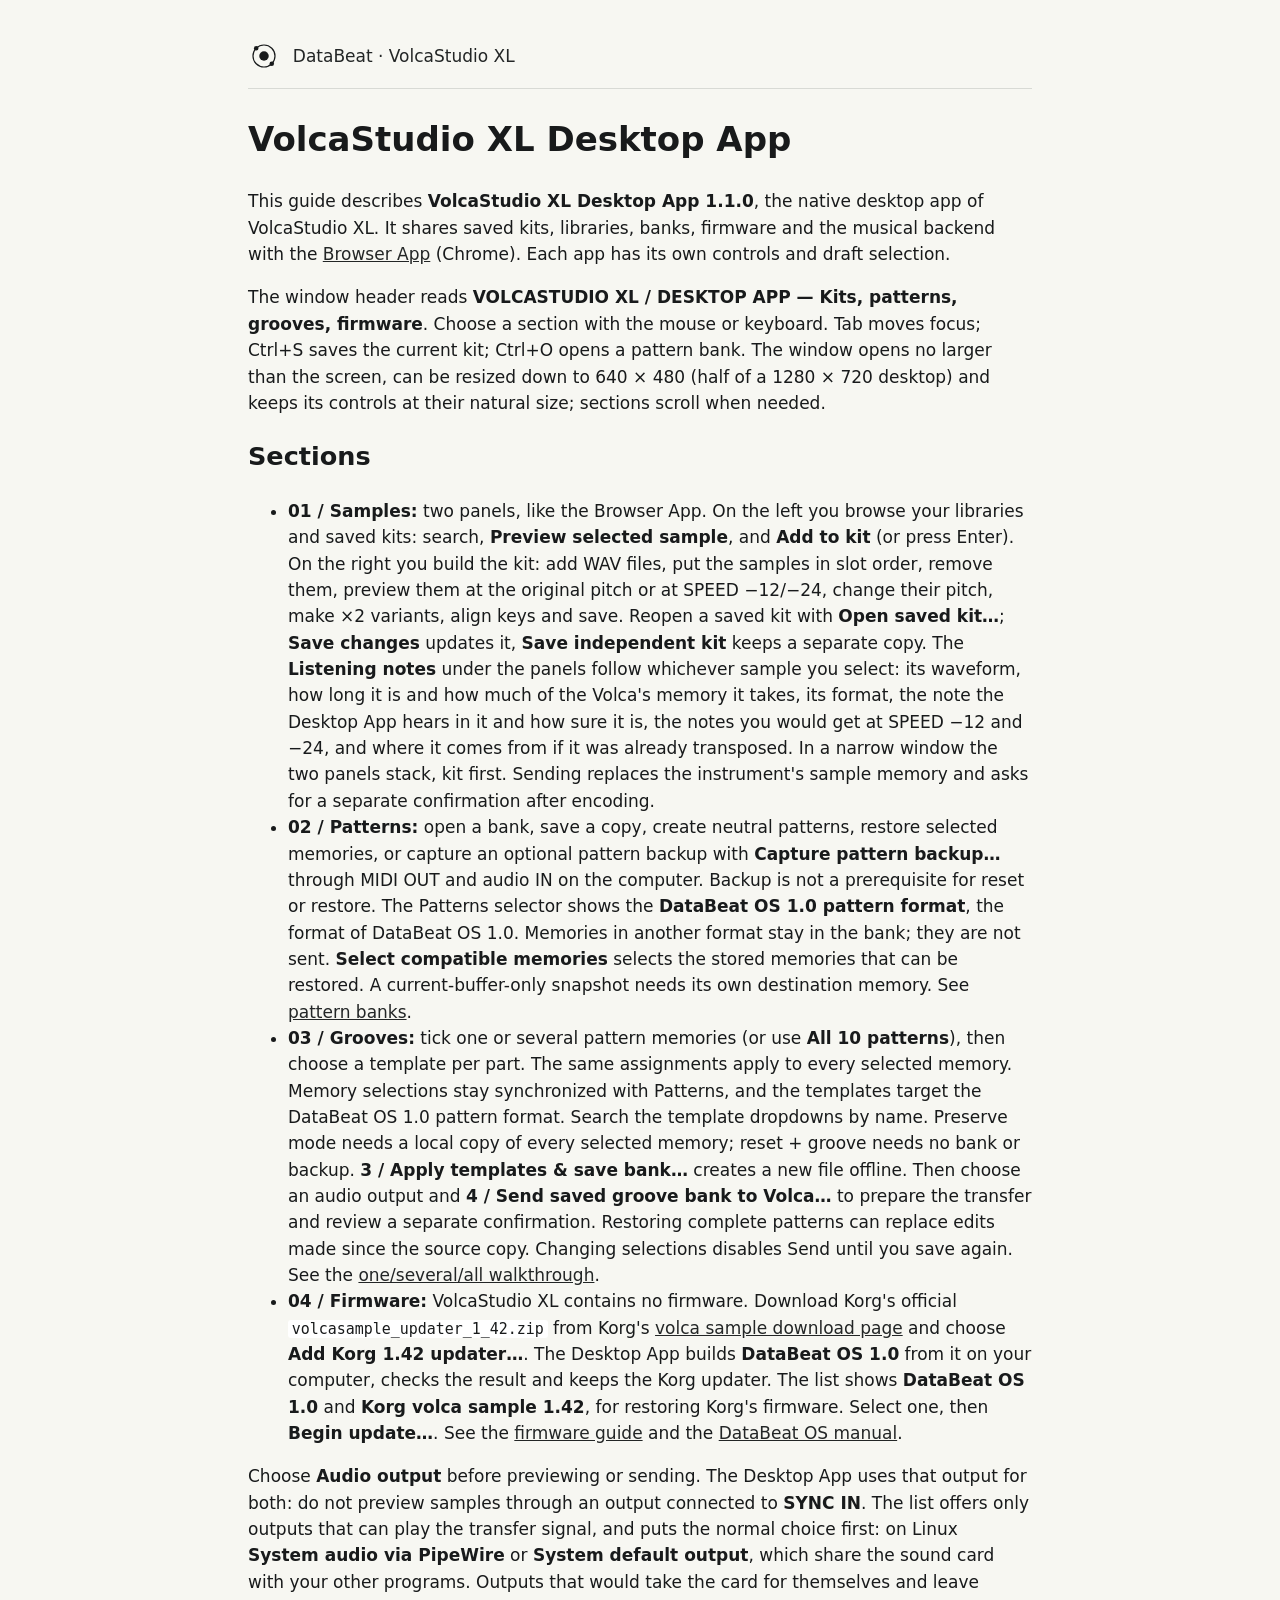
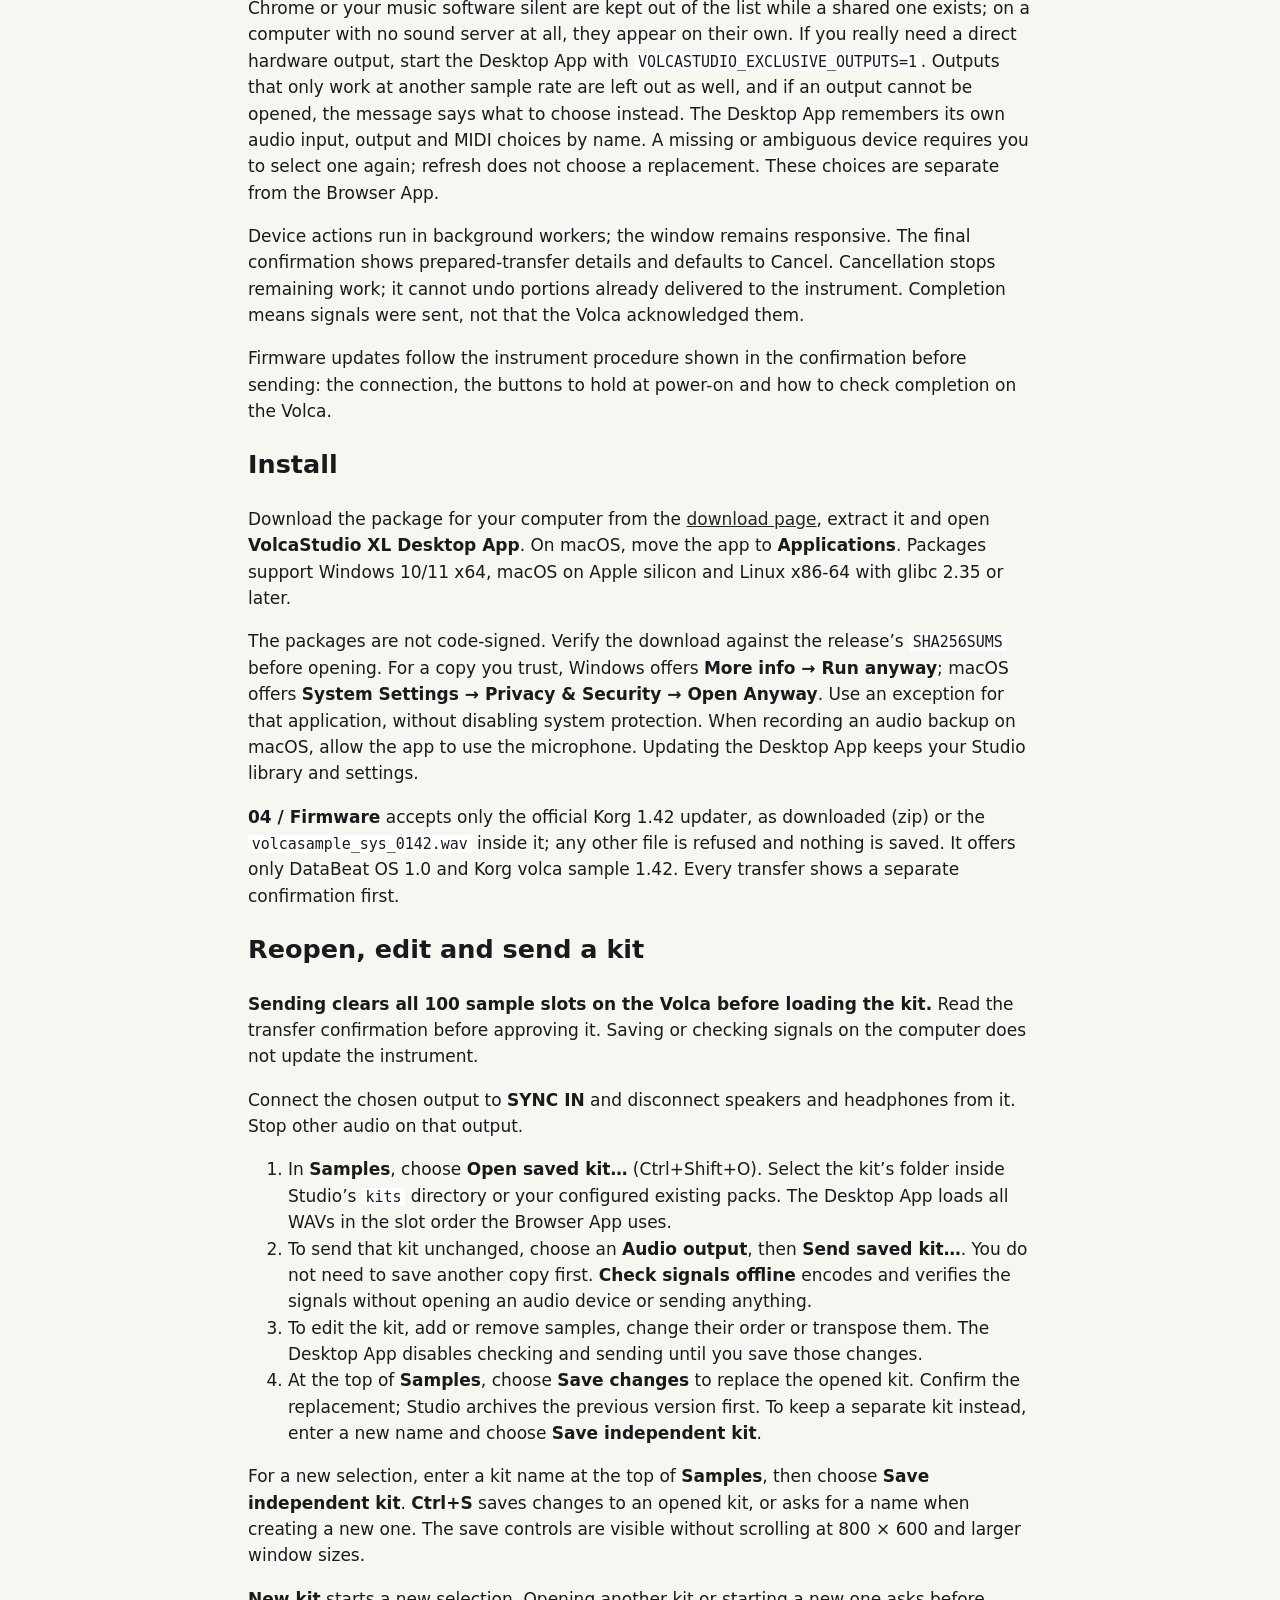
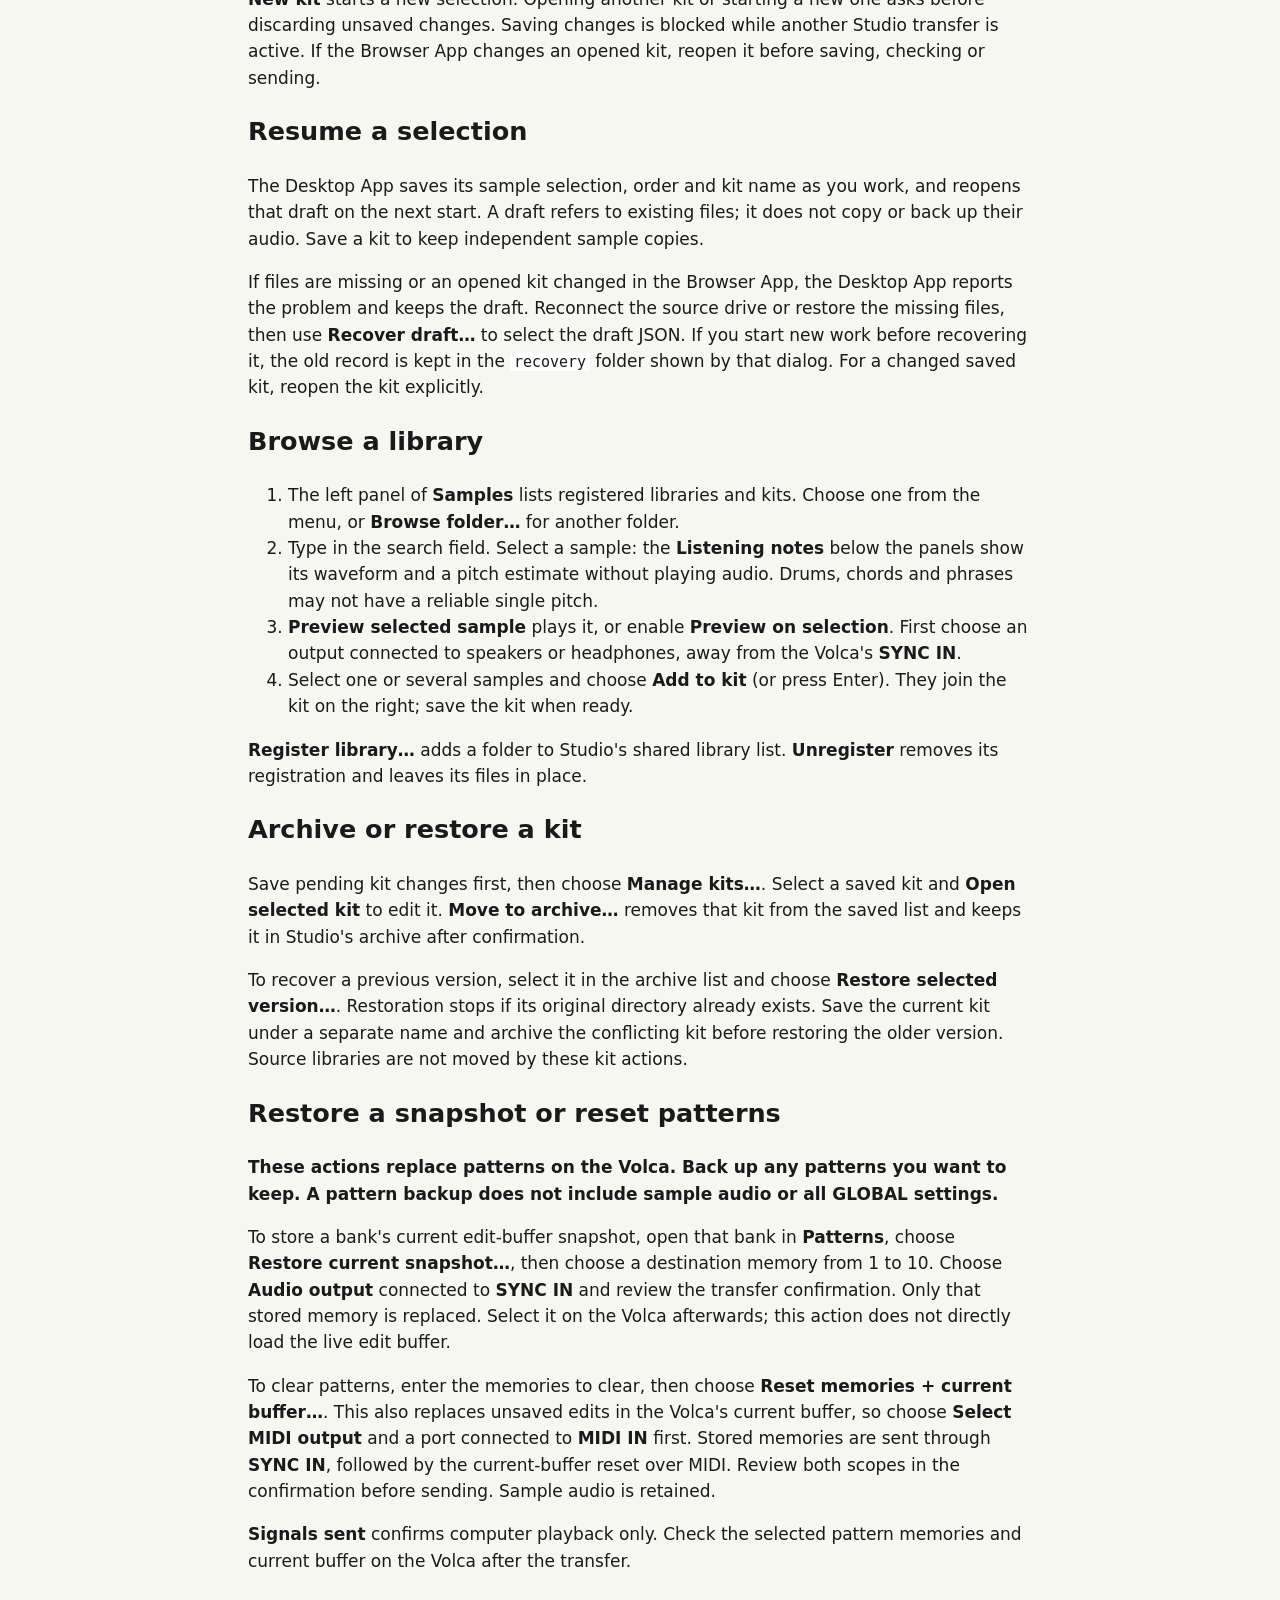
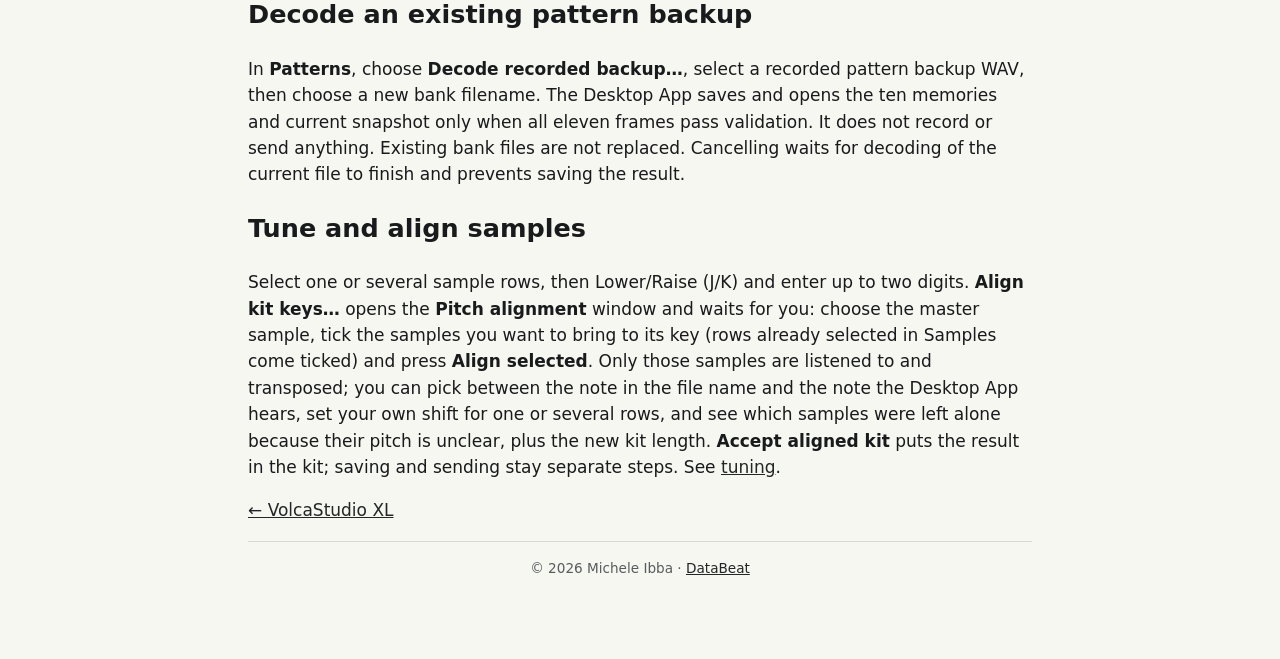
<file: site/docs/desktop.html>
<!doctype html>
<html lang="en"><head><meta charset="utf-8"><meta name="viewport" content="width=device-width, initial-scale=1"><title>VolcaStudio XL Desktop App guide — DataBeat</title><link rel="stylesheet" href="../site.css"></head><body><main class="doc"><header class="top"><a class="brand" href="https://micheledatabeat.github.io/"><img src="../assets/databeat-mark.svg" alt="DataBeat" width="32" height="32"><span>DataBeat · VolcaStudio XL</span></a></header><h1 id="volcastudio-xl-desktop-app">VolcaStudio XL Desktop App</h1>
<p>This guide describes <strong>VolcaStudio XL Desktop App 1.1.0</strong>, the native desktop app of VolcaStudio XL. It shares saved kits, libraries, banks, firmware and the musical backend with the <a href="browser.html">Browser App</a> (Chrome). Each app has its own controls and draft selection.</p>
<p>The window header reads <strong>VOLCASTUDIO XL / DESKTOP APP — Kits, patterns, grooves, firmware</strong>. Choose a section with the mouse or keyboard. Tab moves focus; Ctrl+S saves the current kit; Ctrl+O opens a pattern bank. The window opens no larger than the screen, can be resized down to 640 × 480 (half of a 1280 × 720 desktop) and keeps its controls at their natural size; sections scroll when needed.</p>
<h2 id="sections">Sections</h2>
<ul>
<li><strong>01 / Samples:</strong> two panels, like the Browser App. On the left you browse your libraries and saved kits: search, <strong>Preview selected sample</strong>, and <strong>Add to kit</strong> (or press Enter). On the right you build the kit: add WAV files, put the samples in slot order, remove them, preview them at the original pitch or at SPEED −12/−24, change their pitch, make ×2 variants, align keys and save. Reopen a saved kit with <strong>Open saved kit…</strong>; <strong>Save changes</strong> updates it, <strong>Save independent kit</strong> keeps a separate copy. The <strong>Listening notes</strong> under the panels follow whichever sample you select: its waveform, how long it is and how much of the Volca's memory it takes, its format, the note the Desktop App hears in it and how sure it is, the notes you would get at SPEED −12 and −24, and where it comes from if it was already transposed. In a narrow window the two panels stack, kit first. Sending replaces the instrument's sample memory and asks for a separate confirmation after encoding.</li>
<li><strong>02 / Patterns:</strong> open a bank, save a copy, create neutral patterns, restore selected memories, or capture an optional pattern backup with <strong>Capture pattern backup…</strong> through MIDI OUT and audio IN on the computer. Backup is not a prerequisite for reset or restore. The Patterns selector shows the <strong>DataBeat OS 1.0 pattern format</strong>, the format of DataBeat OS 1.0. Memories in another format stay in the bank; they are not sent. <strong>Select compatible memories</strong> selects the stored memories that can be restored. A current-buffer-only snapshot needs its own destination memory. See <a href="patterns.html">pattern banks</a>.</li>
<li><strong>03 / Grooves:</strong> tick one or several pattern memories (or use <strong>All 10 patterns</strong>), then choose a template per part. The same assignments apply to every selected memory. Memory selections stay synchronized with Patterns, and the templates target the DataBeat OS 1.0 pattern format. Search the template dropdowns by name. Preserve mode needs a local copy of every selected memory; reset + groove needs no bank or backup. <strong>3 / Apply templates &amp; save bank…</strong> creates a new file offline. Then choose an audio output and <strong>4 / Send saved groove bank to Volca…</strong> to prepare the transfer and review a separate confirmation. Restoring complete patterns can replace edits made since the source copy. Changing selections disables Send until you save again. See the <a href="grooves.html#desktop-app-on-linux-windows-and-macos">one/several/all walkthrough</a>.</li>
<li><strong>04 / Firmware:</strong> VolcaStudio XL contains no firmware. Download Korg's official <code>volcasample_updater_1_42.zip</code> from Korg's <a href="https://www.korg.com/us/support/download/software/0/370/1475/">volca sample download page</a> and choose <strong>Add Korg 1.42 updater…</strong>. The Desktop App builds <strong>DataBeat OS 1.0</strong> from it on your computer, checks the result and keeps the Korg updater. The list shows <strong>DataBeat OS 1.0</strong> and <strong>Korg volca sample 1.42</strong>, for restoring Korg's firmware. Select one, then <strong>Begin update…</strong>. See the <a href="firmware.html">firmware guide</a> and the <a href="databeat-os.html">DataBeat OS manual</a>.</li>
</ul>
<p>Choose <strong>Audio output</strong> before previewing or sending. The Desktop App uses that output for both: do not preview samples through an output connected to <strong>SYNC IN</strong>. The list offers only outputs that can play the transfer signal, and puts the normal choice first: on Linux <strong>System audio via PipeWire</strong> or <strong>System default output</strong>, which share the sound card with your other programs. Outputs that would take the card for themselves and leave Chrome or your music software silent are kept out of the list while a shared one exists; on a computer with no sound server at all, they appear on their own. If you really need a direct hardware output, start the Desktop App with <code>VOLCASTUDIO_EXCLUSIVE_OUTPUTS=1</code>. Outputs that only work at another sample rate are left out as well, and if an output cannot be opened, the message says what to choose instead. The Desktop App remembers its own audio input, output and MIDI choices by name. A missing or ambiguous device requires you to select one again; refresh does not choose a replacement. These choices are separate from the Browser App.</p>
<p>Device actions run in background workers; the window remains responsive. The final confirmation shows prepared-transfer details and defaults to Cancel. Cancellation stops remaining work; it cannot undo portions already delivered to the instrument. Completion means signals were sent, not that the Volca acknowledged them.</p>
<p>Firmware updates follow the instrument procedure shown in the confirmation before sending: the connection, the buttons to hold at power-on and how to check completion on the Volca.</p>
<h2 id="install">Install</h2>
<p>Download the package for your computer from the <a href="https://micheledatabeat.github.io/volcastudio-xl-releases/">download page</a>, extract it and open <strong>VolcaStudio XL Desktop App</strong>. On macOS, move the app to <strong>Applications</strong>. Packages support Windows 10/11 x64, macOS on Apple silicon and Linux x86-64 with glibc 2.35 or later.</p>
<p>The packages are not code-signed. Verify the download against the release’s <code>SHA256SUMS</code> before opening. For a copy you trust, Windows offers <strong>More info → Run anyway</strong>; macOS offers <strong>System Settings → Privacy &amp; Security → Open Anyway</strong>. Use an exception for that application, without disabling system protection. When recording an audio backup on macOS, allow the app to use the microphone. Updating the Desktop App keeps your Studio library and settings.</p>
<p><strong>04 / Firmware</strong> accepts only the official Korg 1.42 updater, as downloaded (zip) or the <code>volcasample_sys_0142.wav</code> inside it; any other file is refused and nothing is saved. It offers only DataBeat OS 1.0 and Korg volca sample 1.42. Every transfer shows a separate confirmation first.</p>
<h2 id="reopen-edit-and-send-a-kit">Reopen, edit and send a kit</h2>
<p><strong>Sending clears all 100 sample slots on the Volca before loading the kit.</strong> Read the transfer confirmation before approving it. Saving or checking signals on the computer does not update the instrument.</p>
<p>Connect the chosen output to <strong>SYNC IN</strong> and disconnect speakers and headphones from it. Stop other audio on that output.</p>
<ol>
<li>In <strong>Samples</strong>, choose <strong>Open saved kit…</strong> (Ctrl+Shift+O). Select the kit’s folder inside Studio’s <code>kits</code> directory or your configured existing packs. The Desktop App loads all WAVs in the slot order the Browser App uses.</li>
<li>To send that kit unchanged, choose an <strong>Audio output</strong>, then <strong>Send saved kit…</strong>. You do not need to save another copy first. <strong>Check signals offline</strong> encodes and verifies the signals without opening an audio device or sending anything.</li>
<li>To edit the kit, add or remove samples, change their order or transpose them. The Desktop App disables checking and sending until you save those changes.</li>
<li>At the top of <strong>Samples</strong>, choose <strong>Save changes</strong> to replace the opened kit. Confirm the replacement; Studio archives the previous version first. To keep a separate kit instead, enter a new name and choose <strong>Save independent kit</strong>.</li>
</ol>
<p>For a new selection, enter a kit name at the top of <strong>Samples</strong>, then choose <strong>Save independent kit</strong>. <strong>Ctrl+S</strong> saves changes to an opened kit, or asks for a name when creating a new one. The save controls are visible without scrolling at 800 × 600 and larger window sizes.</p>
<p><strong>New kit</strong> starts a new selection. Opening another kit or starting a new one asks before discarding unsaved changes. Saving changes is blocked while another Studio transfer is active. If the Browser App changes an opened kit, reopen it before saving, checking or sending.</p>
<h2 id="resume-a-selection">Resume a selection</h2>
<p>The Desktop App saves its sample selection, order and kit name as you work, and reopens that draft on the next start. A draft refers to existing files; it does not copy or back up their audio. Save a kit to keep independent sample copies.</p>
<p>If files are missing or an opened kit changed in the Browser App, the Desktop App reports the problem and keeps the draft. Reconnect the source drive or restore the missing files, then use <strong>Recover draft…</strong> to select the draft JSON. If you start new work before recovering it, the old record is kept in the <code>recovery</code> folder shown by that dialog. For a changed saved kit, reopen the kit explicitly.</p>
<h2 id="browse-a-library">Browse a library</h2>
<ol>
<li>The left panel of <strong>Samples</strong> lists registered libraries and kits. Choose one from the menu, or <strong>Browse folder…</strong> for another folder.</li>
<li>Type in the search field. Select a sample: the <strong>Listening notes</strong> below the panels show its waveform and a pitch estimate without playing audio. Drums, chords and phrases may not have a reliable single pitch.</li>
<li><strong>Preview selected sample</strong> plays it, or enable <strong>Preview on selection</strong>. First choose an output connected to speakers or headphones, away from the Volca's <strong>SYNC IN</strong>.</li>
<li>Select one or several samples and choose <strong>Add to kit</strong> (or press Enter). They join the kit on the right; save the kit when ready.</li>
</ol>
<p><strong>Register library…</strong> adds a folder to Studio's shared library list. <strong>Unregister</strong> removes its registration and leaves its files in place.</p>
<h2 id="archive-or-restore-a-kit">Archive or restore a kit</h2>
<p>Save pending kit changes first, then choose <strong>Manage kits…</strong>. Select a saved kit and <strong>Open selected kit</strong> to edit it. <strong>Move to archive…</strong> removes that kit from the saved list and keeps it in Studio's archive after confirmation.</p>
<p>To recover a previous version, select it in the archive list and choose <strong>Restore selected version…</strong>. Restoration stops if its original directory already exists. Save the current kit under a separate name and archive the conflicting kit before restoring the older version. Source libraries are not moved by these kit actions.</p>
<h2 id="restore-a-snapshot-or-reset-patterns">Restore a snapshot or reset patterns</h2>
<p><strong>These actions replace patterns on the Volca. Back up any patterns you want to keep. A pattern backup does not include sample audio or all GLOBAL settings.</strong></p>
<p>To store a bank's current edit-buffer snapshot, open that bank in <strong>Patterns</strong>, choose <strong>Restore current snapshot…</strong>, then choose a destination memory from 1 to 10. Choose <strong>Audio output</strong> connected to <strong>SYNC IN</strong> and review the transfer confirmation. Only that stored memory is replaced. Select it on the Volca afterwards; this action does not directly load the live edit buffer.</p>
<p>To clear patterns, enter the memories to clear, then choose <strong>Reset memories + current buffer…</strong>. This also replaces unsaved edits in the Volca's current buffer, so choose <strong>Select MIDI output</strong> and a port connected to <strong>MIDI IN</strong> first. Stored memories are sent through <strong>SYNC IN</strong>, followed by the current-buffer reset over MIDI. Review both scopes in the confirmation before sending. Sample audio is retained.</p>
<p><strong>Signals sent</strong> confirms computer playback only. Check the selected pattern memories and current buffer on the Volca after the transfer.</p>
<h2 id="decode-an-existing-pattern-backup">Decode an existing pattern backup</h2>
<p>In <strong>Patterns</strong>, choose <strong>Decode recorded backup…</strong>, select a recorded pattern backup WAV, then choose a new bank filename. The Desktop App saves and opens the ten memories and current snapshot only when all eleven frames pass validation. It does not record or send anything. Existing bank files are not replaced. Cancelling waits for decoding of the current file to finish and prevents saving the result.</p>
<h2 id="tune-and-align-samples">Tune and align samples</h2>
<p>Select one or several sample rows, then Lower/Raise (J/K) and enter up to two digits. <strong>Align kit keys…</strong> opens the <strong>Pitch alignment</strong> window and waits for you: choose the master sample, tick the samples you want to bring to its key (rows already selected in Samples come ticked) and press <strong>Align selected</strong>. Only those samples are listened to and transposed; you can pick between the note in the file name and the note the Desktop App hears, set your own shift for one or several rows, and see which samples were left alone because their pitch is unclear, plus the new kit length. <strong>Accept aligned kit</strong> puts the result in the kit; saving and sending stay separate steps. See <a href="tuning.html">tuning</a>.</p><p><a href="../index.html">← VolcaStudio XL</a></p><footer>© 2026 Michele Ibba · <a href="https://micheledatabeat.github.io/">DataBeat</a></footer></main></body></html>
</file>
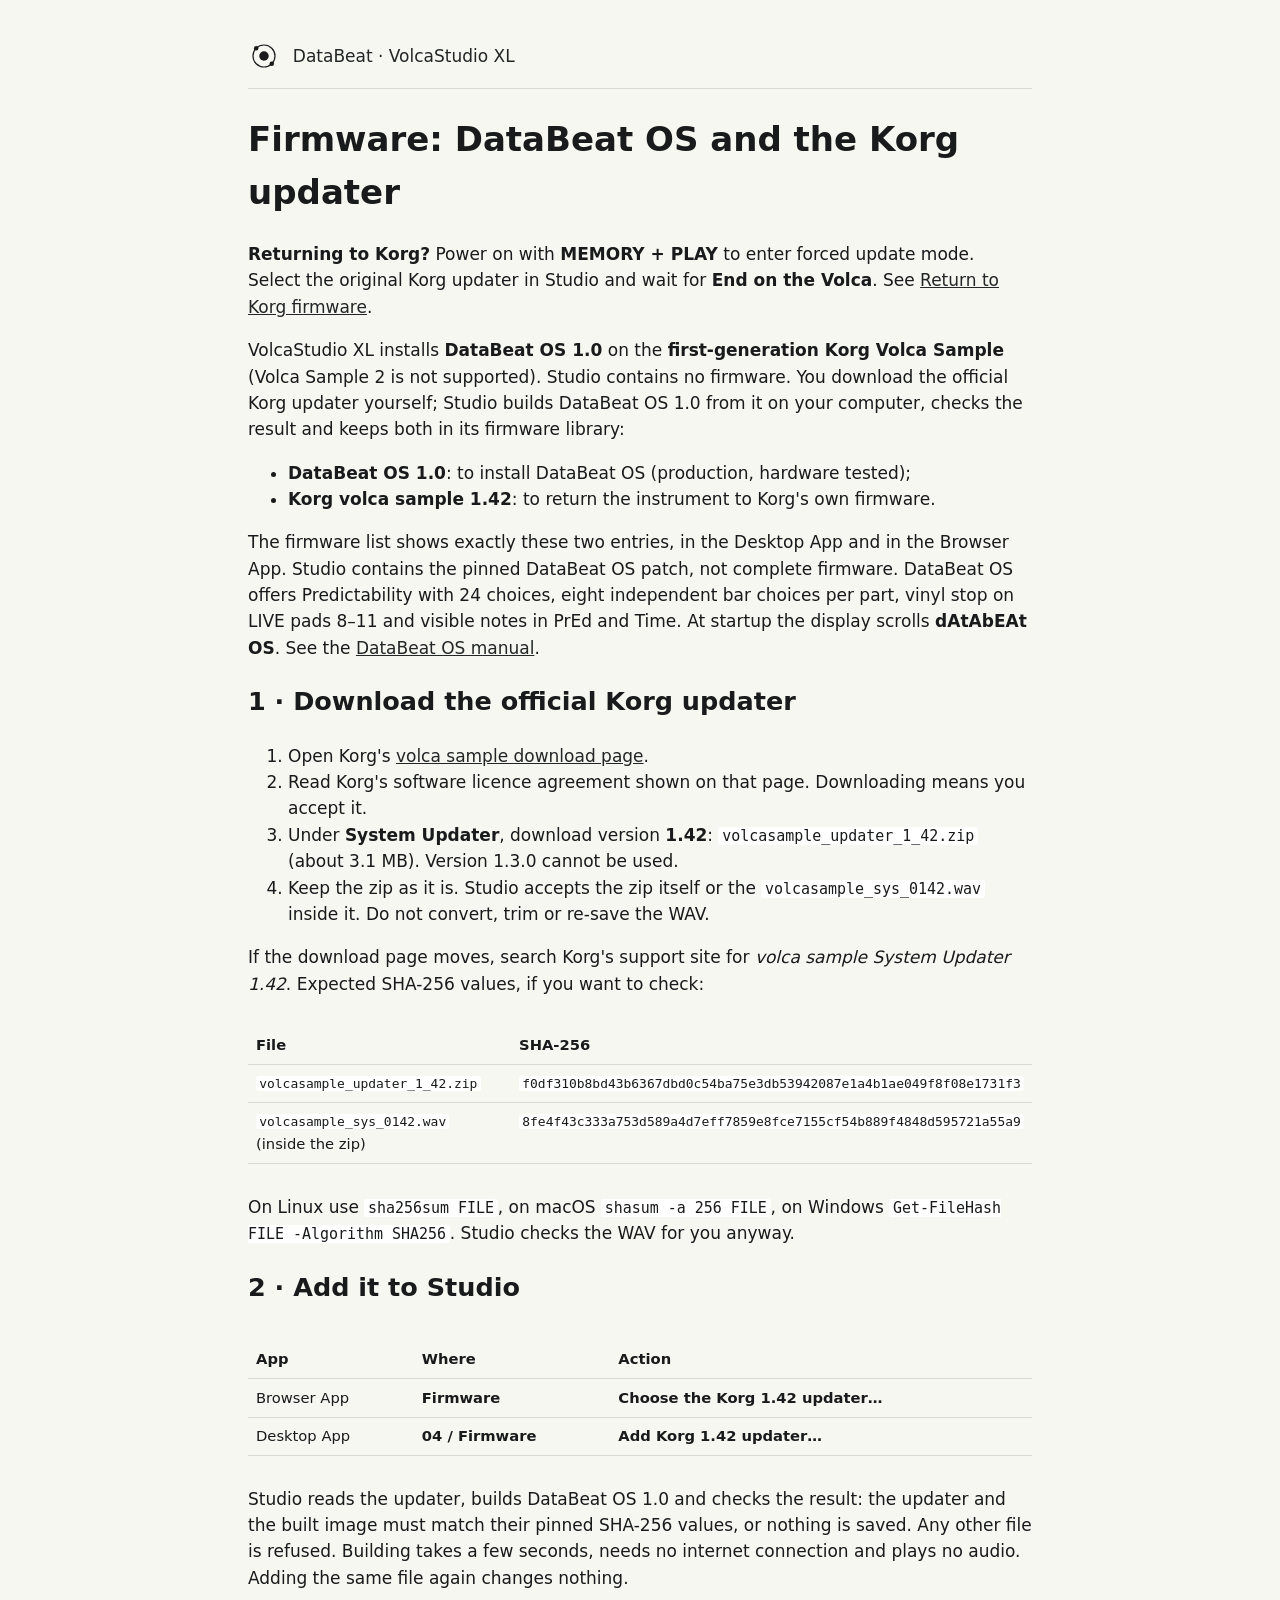
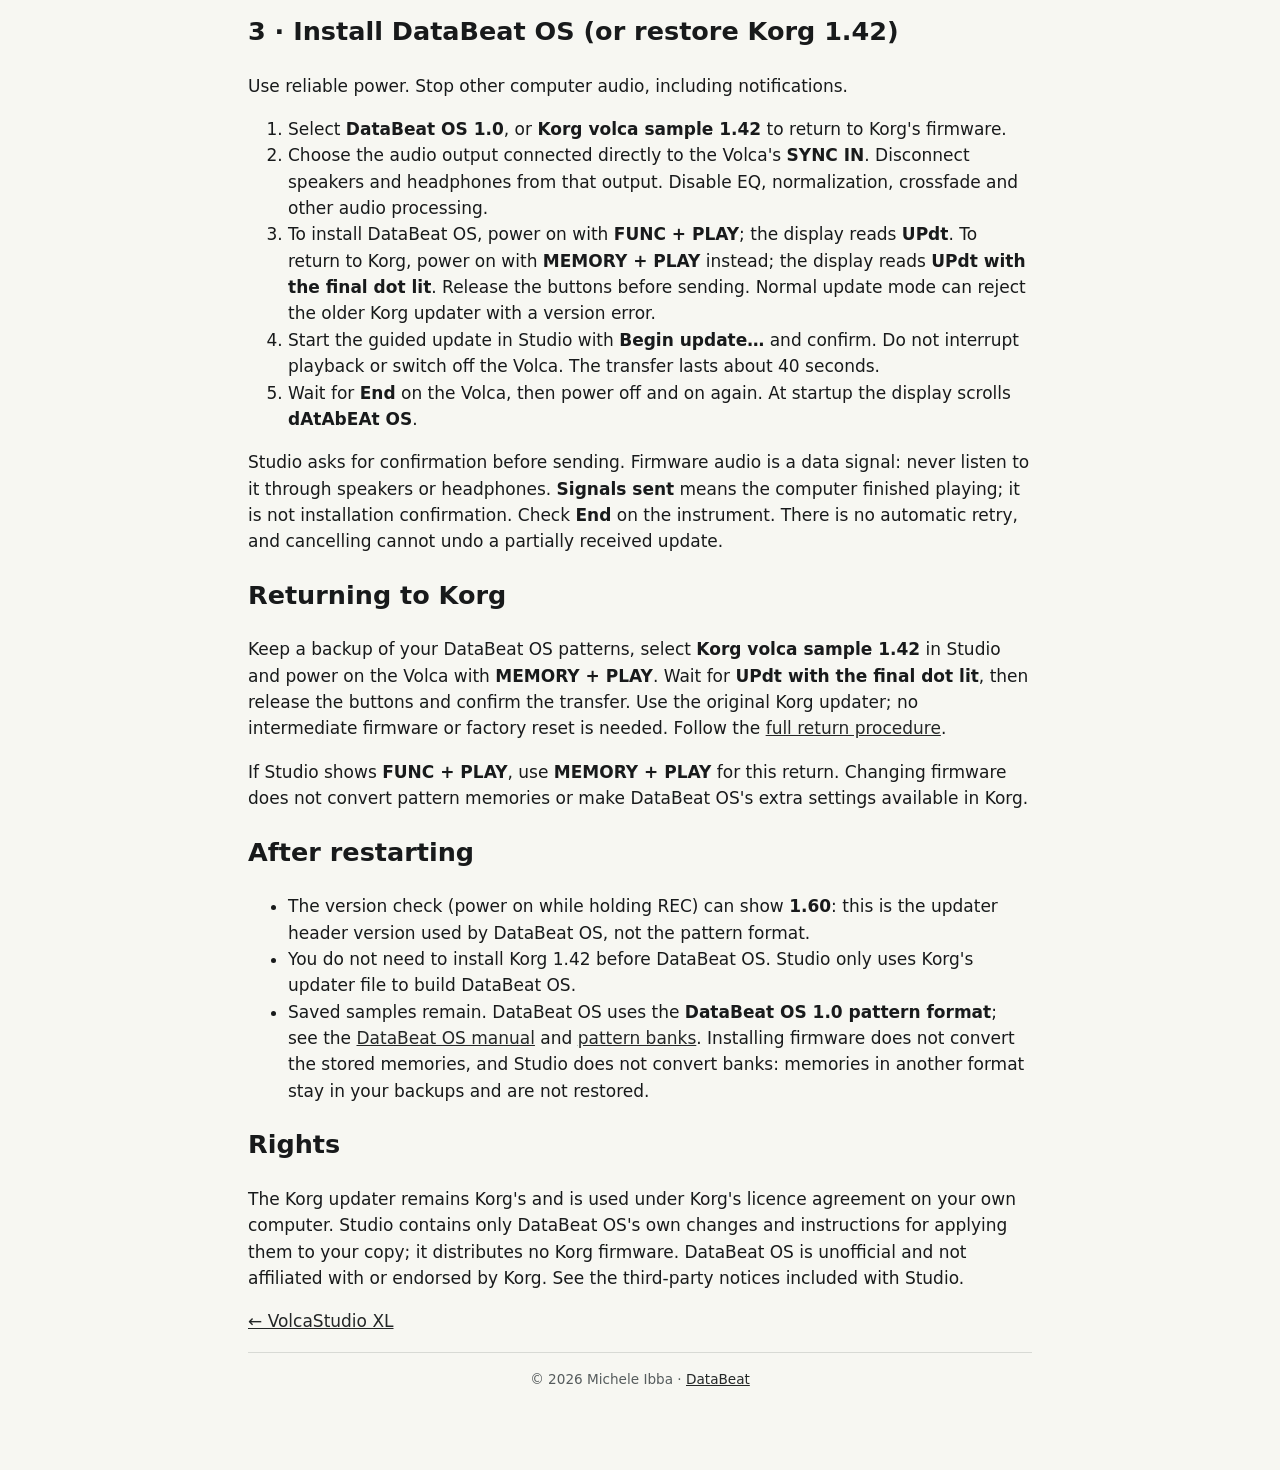
<file: site/docs/firmware.html>
<!doctype html>
<html lang="en"><head><meta charset="utf-8"><meta name="viewport" content="width=device-width, initial-scale=1"><title>Firmware: DataBeat OS and the Korg updater — DataBeat</title><link rel="stylesheet" href="../site.css"></head><body><main class="doc"><header class="top"><a class="brand" href="https://micheledatabeat.github.io/"><img src="../assets/databeat-mark.svg" alt="DataBeat" width="32" height="32"><span>DataBeat · VolcaStudio XL</span></a></header><h1 id="firmware-databeat-os-and-the-korg-updater">Firmware: DataBeat OS and the Korg updater</h1>
<p><strong>Returning to Korg?</strong> Power on with <strong>MEMORY + PLAY</strong> to enter forced update mode. Select the original Korg updater in Studio and wait for <strong>End on the Volca</strong>. See <a href="return-to-korg.html">Return to Korg firmware</a>.</p>
<p>VolcaStudio XL installs <strong>DataBeat OS 1.0</strong> on the <strong>first-generation Korg Volca Sample</strong> (Volca Sample 2 is not supported). Studio contains no firmware. You download the official Korg updater yourself; Studio builds DataBeat OS 1.0 from it on your computer, checks the result and keeps both in its firmware library:</p>
<ul>
<li><strong>DataBeat OS 1.0</strong>: to install DataBeat OS (production, hardware tested);</li>
<li><strong>Korg volca sample 1.42</strong>: to return the instrument to Korg's own firmware.</li>
</ul>
<p>The firmware list shows exactly these two entries, in the Desktop App and in the Browser App. Studio contains the pinned DataBeat OS patch, not complete firmware. DataBeat OS offers Predictability with 24 choices, eight independent bar choices per part, vinyl stop on LIVE pads 8–11 and visible notes in PrEd and Time. At startup the display scrolls <strong>dAtAbEAt OS</strong>. See the <a href="databeat-os.html">DataBeat OS manual</a>.</p>
<h2 id="1--download-the-official-korg-updater">1 · Download the official Korg updater</h2>
<ol>
<li>Open Korg's <a href="https://www.korg.com/us/support/download/software/0/370/1475/">volca sample download page</a>.</li>
<li>Read Korg's software licence agreement shown on that page. Downloading means you accept it.</li>
<li>Under <strong>System Updater</strong>, download version <strong>1.42</strong>: <code>volcasample_updater_1_42.zip</code> (about 3.1 MB). Version 1.3.0 cannot be used.</li>
<li>Keep the zip as it is. Studio accepts the zip itself or the <code>volcasample_sys_0142.wav</code> inside it. Do not convert, trim or re-save the WAV.</li>
</ol>
<p>If the download page moves, search Korg's support site for <em>volca sample System Updater 1.42</em>. Expected SHA-256 values, if you want to check:</p>
<div style="overflow-x: auto;" tabindex="0"><table><tr><th>File</th><th>SHA-256</th></tr><tr><td><code>volcasample_updater_1_42.zip</code></td><td><code>f0df310b8bd43b6367dbd0c54ba75e3db53942087e1a4b1ae049f8f08e1731f3</code></td></tr><tr><td><code>volcasample_sys_0142.wav</code> (inside the zip)</td><td><code>8fe4f43c333a753d589a4d7eff7859e8fce7155cf54b889f4848d595721a55a9</code></td></tr></table></div>
<p>On Linux use <code>sha256sum FILE</code>, on macOS <code>shasum -a 256 FILE</code>, on Windows <code>Get-FileHash FILE -Algorithm SHA256</code>. Studio checks the WAV for you anyway.</p>
<h2 id="2--add-it-to-studio">2 · Add it to Studio</h2>
<div style="overflow-x: auto;" tabindex="0"><table><tr><th>App</th><th>Where</th><th>Action</th></tr><tr><td>Browser App</td><td><strong>Firmware</strong></td><td><strong>Choose the Korg 1.42 updater…</strong></td></tr><tr><td>Desktop App</td><td><strong>04 / Firmware</strong></td><td><strong>Add Korg 1.42 updater…</strong></td></tr></table></div>
<p>Studio reads the updater, builds DataBeat OS 1.0 and checks the result: the updater and the built image must match their pinned SHA-256 values, or nothing is saved. Any other file is refused. Building takes a few seconds, needs no internet connection and plays no audio. Adding the same file again changes nothing.</p>
<h2 id="3--install-databeat-os-or-restore-korg-142">3 · Install DataBeat OS (or restore Korg 1.42)</h2>
<p>Use reliable power. Stop other computer audio, including notifications.</p>
<ol>
<li>Select <strong>DataBeat OS 1.0</strong>, or <strong>Korg volca sample 1.42</strong> to return to Korg's firmware.</li>
<li>Choose the audio output connected directly to the Volca's <strong>SYNC IN</strong>. Disconnect speakers and headphones from that output. Disable EQ, normalization, crossfade and other audio processing.</li>
<li>To install DataBeat OS, power on with <strong>FUNC + PLAY</strong>; the display reads <strong>UPdt</strong>. To return to Korg, power on with <strong>MEMORY + PLAY</strong> instead; the display reads <strong>UPdt with the final dot lit</strong>. Release the buttons before sending. Normal update mode can reject the older Korg updater with a version error.</li>
<li>Start the guided update in Studio with <strong>Begin update…</strong> and confirm. Do not interrupt playback or switch off the Volca. The transfer lasts about 40 seconds.</li>
<li>Wait for <strong>End</strong> on the Volca, then power off and on again. At startup the display scrolls <strong>dAtAbEAt OS</strong>.</li>
</ol>
<p>Studio asks for confirmation before sending. Firmware audio is a data signal: never listen to it through speakers or headphones. <strong>Signals sent</strong> means the computer finished playing; it is not installation confirmation. Check <strong>End</strong> on the instrument. There is no automatic retry, and cancelling cannot undo a partially received update.</p>
<h2 id="returning-to-korg">Returning to Korg</h2>
<p>Keep a backup of your DataBeat OS patterns, select <strong>Korg volca sample 1.42</strong> in Studio and power on the Volca with <strong>MEMORY + PLAY</strong>. Wait for <strong>UPdt with the final dot lit</strong>, then release the buttons and confirm the transfer. Use the original Korg updater; no intermediate firmware or factory reset is needed. Follow the <a href="return-to-korg.html">full return procedure</a>.</p>
<p>If Studio shows <strong>FUNC + PLAY</strong>, use <strong>MEMORY + PLAY</strong> for this return. Changing firmware does not convert pattern memories or make DataBeat OS's extra settings available in Korg.</p>
<h2 id="after-restarting">After restarting</h2>
<ul>
<li>The version check (power on while holding REC) can show <strong>1.60</strong>: this is the updater header version used by DataBeat OS, not the pattern format.</li>
<li>You do not need to install Korg 1.42 before DataBeat OS. Studio only uses Korg's updater file to build DataBeat OS.</li>
<li>Saved samples remain. DataBeat OS uses the <strong>DataBeat OS 1.0 pattern format</strong>; see the <a href="databeat-os.html">DataBeat OS manual</a> and <a href="patterns.html">pattern banks</a>. Installing firmware does not convert the stored memories, and Studio does not convert banks: memories in another format stay in your backups and are not restored.</li>
</ul>
<h2 id="rights">Rights</h2>
<p>The Korg updater remains Korg's and is used under Korg's licence agreement on your own computer. Studio contains only DataBeat OS's own changes and instructions for applying them to your copy; it distributes no Korg firmware. DataBeat OS is unofficial and not affiliated with or endorsed by Korg. See the third-party notices included with Studio.</p><p><a href="../index.html">← VolcaStudio XL</a></p><footer>© 2026 Michele Ibba · <a href="https://micheledatabeat.github.io/">DataBeat</a></footer></main></body></html>
</file>
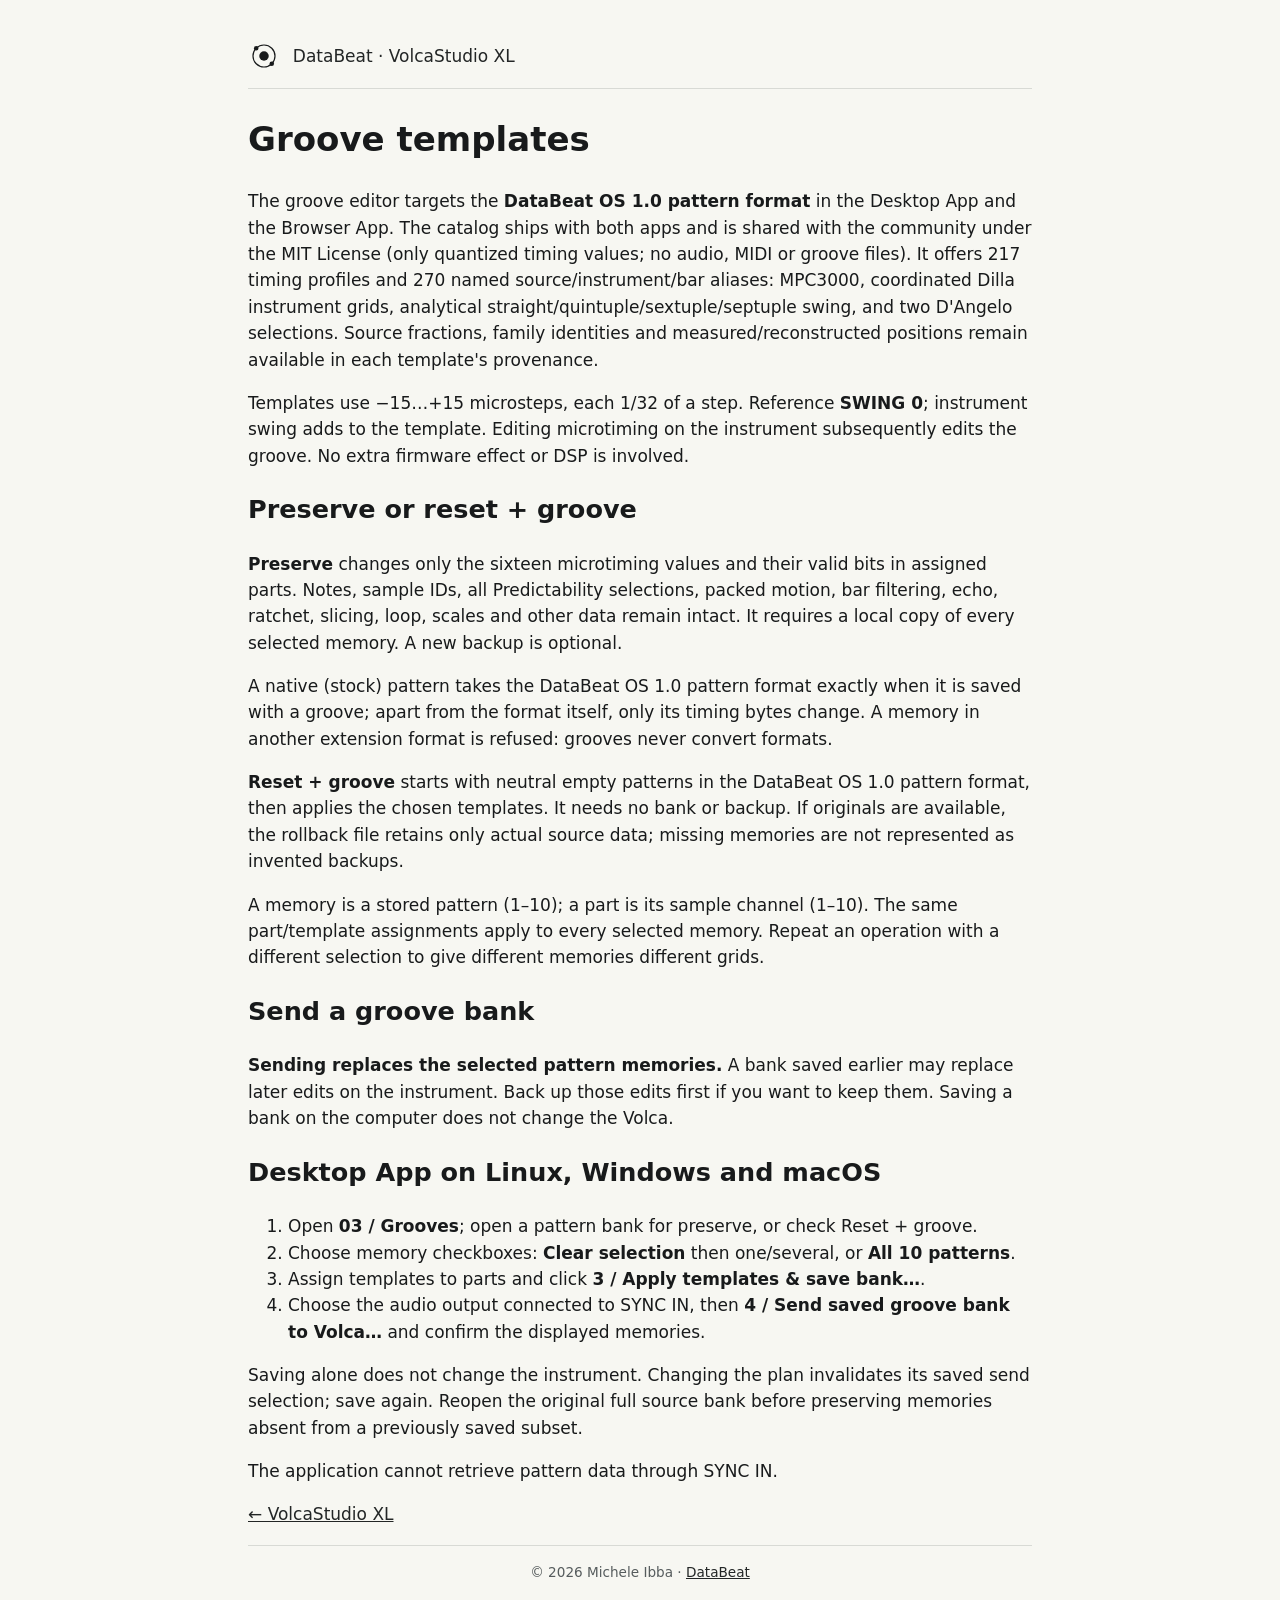
<file: site/docs/grooves.html>
<!doctype html>
<html lang="en"><head><meta charset="utf-8"><meta name="viewport" content="width=device-width, initial-scale=1"><title>Groove templates — DataBeat</title><link rel="stylesheet" href="../site.css"></head><body><main class="doc"><header class="top"><a class="brand" href="https://micheledatabeat.github.io/"><img src="../assets/databeat-mark.svg" alt="DataBeat" width="32" height="32"><span>DataBeat · VolcaStudio XL</span></a></header><h1 id="groove-templates">Groove templates</h1>
<p>The groove editor targets the <strong>DataBeat OS 1.0 pattern format</strong> in the Desktop App and the Browser App. The catalog ships with both apps and is shared with the community under the MIT License (only quantized timing values; no audio, MIDI or groove files). It offers 217 timing profiles and 270 named source/instrument/bar aliases: MPC3000, coordinated Dilla instrument grids, analytical straight/quintuple/sextuple/septuple swing, and two D'Angelo selections. Source fractions, family identities and measured/reconstructed positions remain available in each template's provenance.</p>
<p>Templates use −15…+15 microsteps, each 1/32 of a step. Reference <strong>SWING 0</strong>; instrument swing adds to the template. Editing microtiming on the instrument subsequently edits the groove. No extra firmware effect or DSP is involved.</p>
<h2 id="preserve-or-reset--groove">Preserve or reset + groove</h2>
<p><strong>Preserve</strong> changes only the sixteen microtiming values and their valid bits in assigned parts. Notes, sample IDs, all Predictability selections, packed motion, bar filtering, echo, ratchet, slicing, loop, scales and other data remain intact. It requires a local copy of every selected memory. A new backup is optional.</p>
<p>A native (stock) pattern takes the DataBeat OS 1.0 pattern format exactly when it is saved with a groove; apart from the format itself, only its timing bytes change. A memory in another extension format is refused: grooves never convert formats.</p>
<p><strong>Reset + groove</strong> starts with neutral empty patterns in the DataBeat OS 1.0 pattern format, then applies the chosen templates. It needs no bank or backup. If originals are available, the rollback file retains only actual source data; missing memories are not represented as invented backups.</p>
<p>A memory is a stored pattern (1–10); a part is its sample channel (1–10). The same part/template assignments apply to every selected memory. Repeat an operation with a different selection to give different memories different grids.</p>
<h2 id="send-a-groove-bank">Send a groove bank</h2>
<p><strong>Sending replaces the selected pattern memories.</strong> A bank saved earlier may replace later edits on the instrument. Back up those edits first if you want to keep them. Saving a bank on the computer does not change the Volca.</p>
<h2 id="desktop-app-on-linux-windows-and-macos">Desktop App on Linux, Windows and macOS</h2>
<ol>
<li>Open <strong>03 / Grooves</strong>; open a pattern bank for preserve, or check Reset + groove.</li>
<li>Choose memory checkboxes: <strong>Clear selection</strong> then one/several, or <strong>All 10 patterns</strong>.</li>
<li>Assign templates to parts and click <strong>3 / Apply templates &amp; save bank…</strong>.</li>
<li>Choose the audio output connected to SYNC IN, then <strong>4 / Send saved groove bank to Volca…</strong> and confirm the displayed memories.</li>
</ol>
<p>Saving alone does not change the instrument. Changing the plan invalidates its saved send selection; save again. Reopen the original full source bank before preserving memories absent from a previously saved subset.</p>
<p>The application cannot retrieve pattern data through SYNC IN.</p><p><a href="../index.html">← VolcaStudio XL</a></p><footer>© 2026 Michele Ibba · <a href="https://micheledatabeat.github.io/">DataBeat</a></footer></main></body></html>
</file>
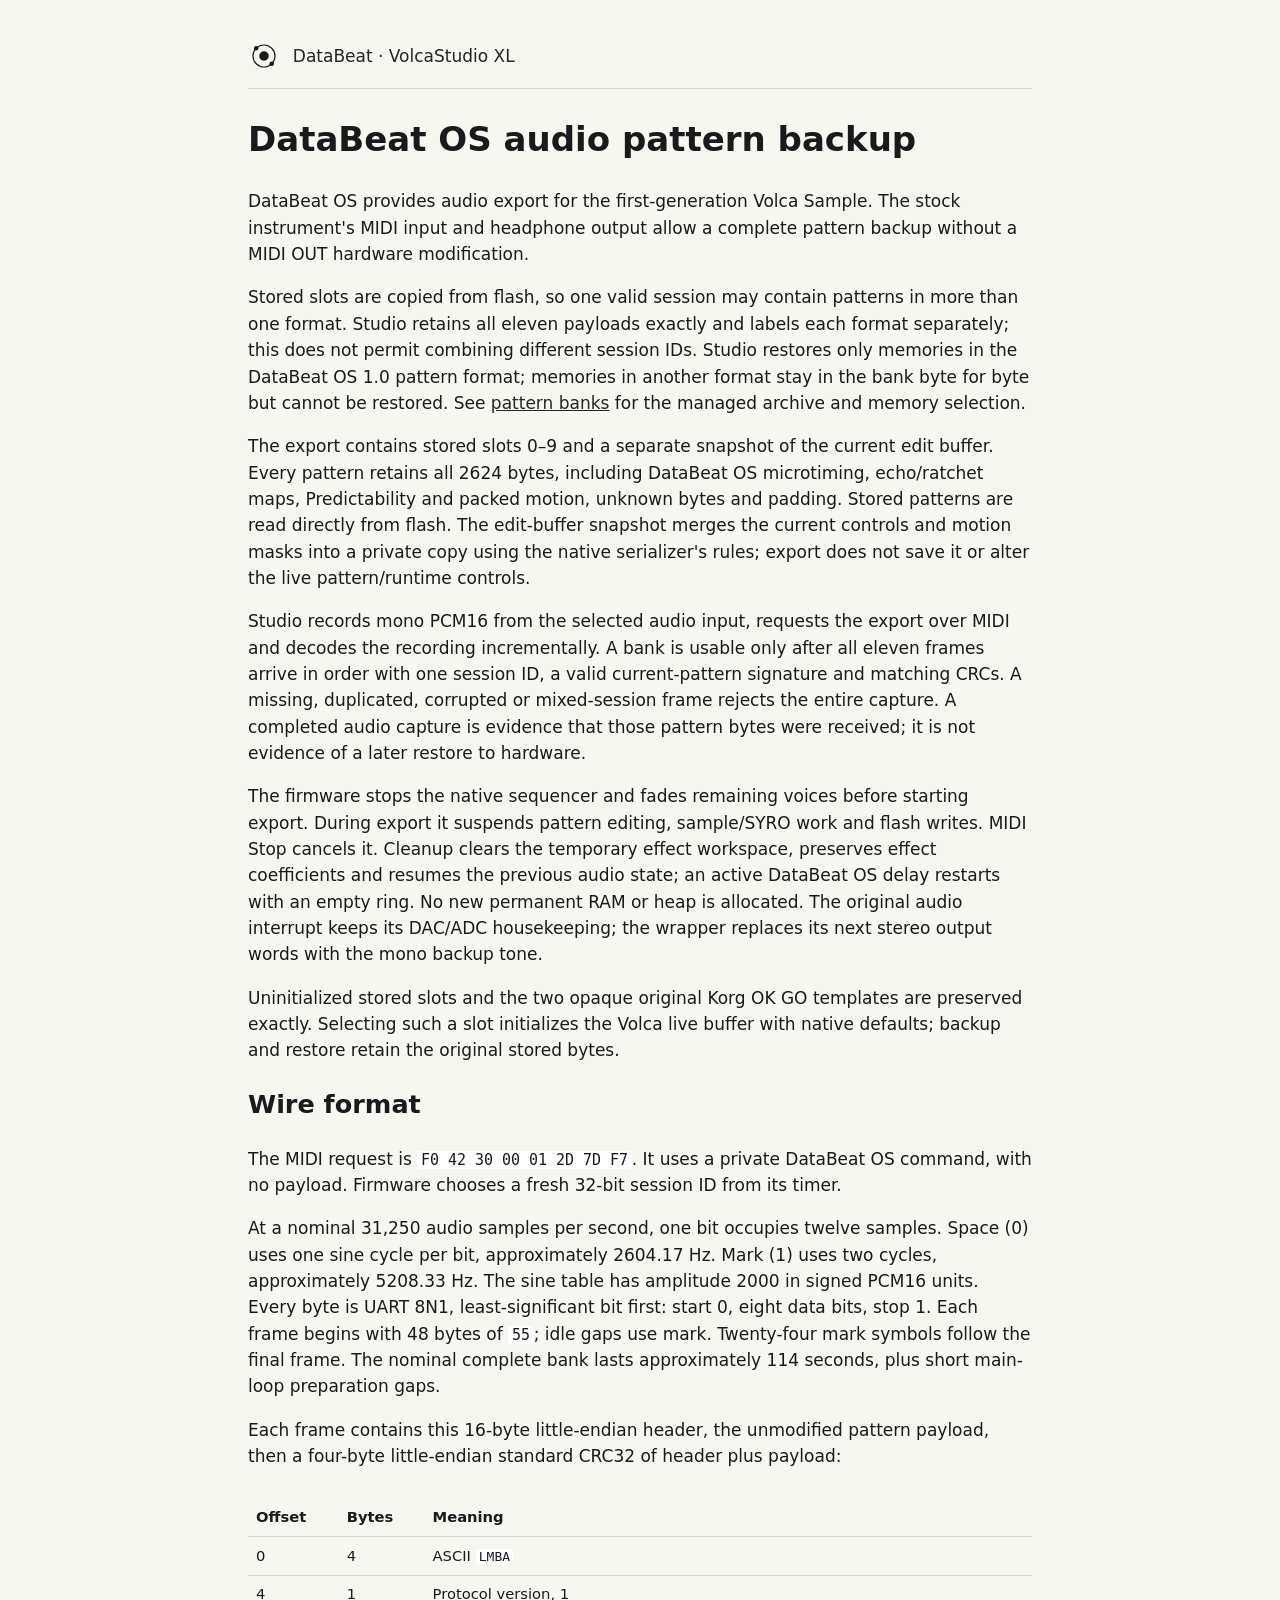
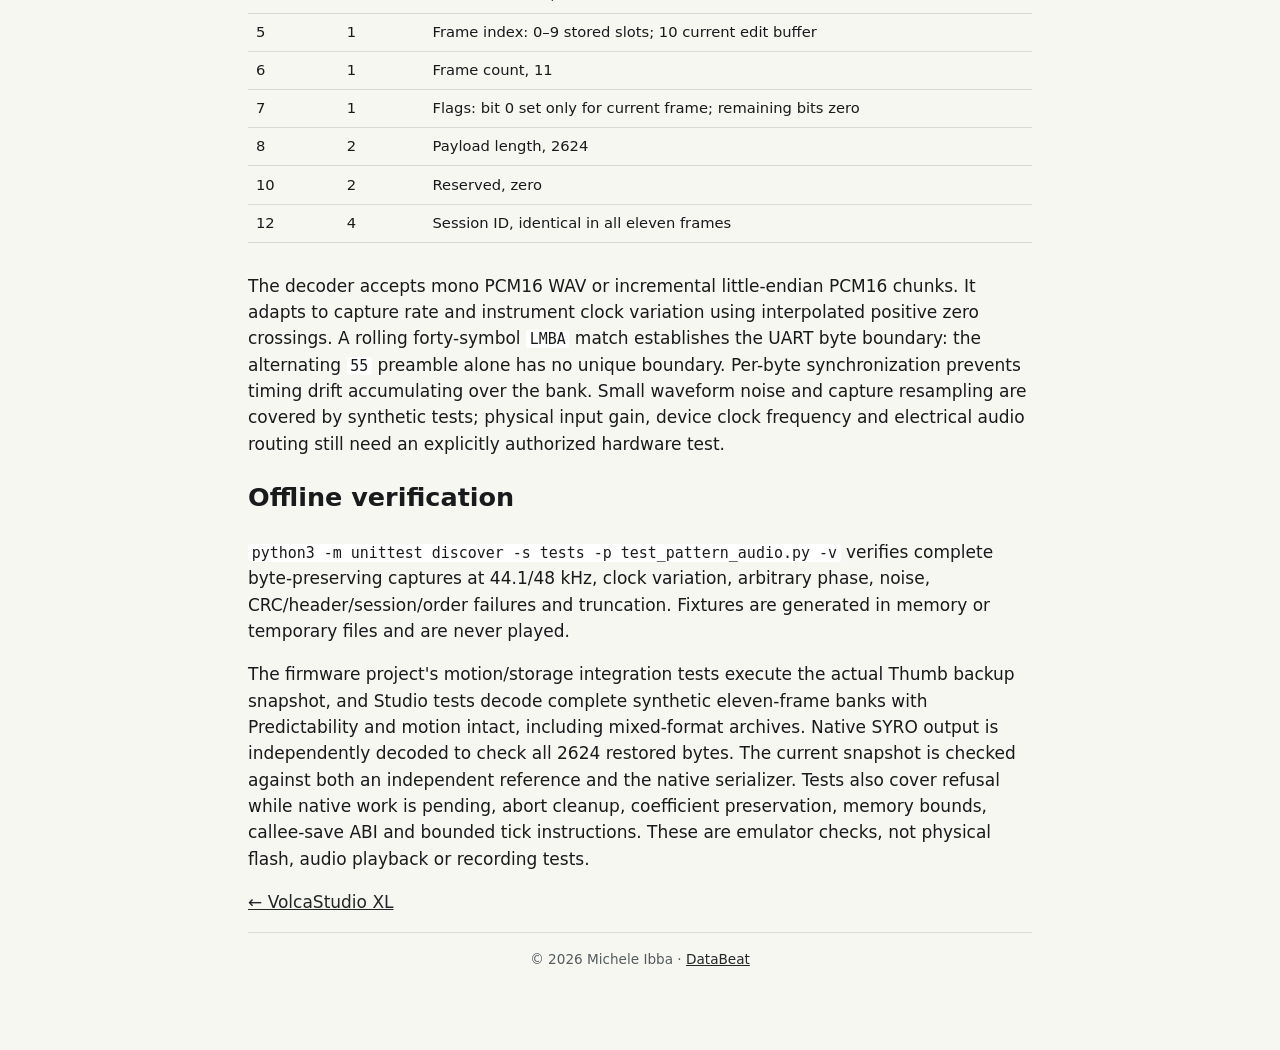
<file: site/docs/pattern-audio.html>
<!doctype html>
<html lang="en"><head><meta charset="utf-8"><meta name="viewport" content="width=device-width, initial-scale=1"><title>Pattern audio backup — DataBeat</title><link rel="stylesheet" href="../site.css"></head><body><main class="doc"><header class="top"><a class="brand" href="https://micheledatabeat.github.io/"><img src="../assets/databeat-mark.svg" alt="DataBeat" width="32" height="32"><span>DataBeat · VolcaStudio XL</span></a></header><h1 id="databeat-os-audio-pattern-backup">DataBeat OS audio pattern backup</h1>
<p>DataBeat OS provides audio export for the first-generation Volca Sample. The stock instrument's MIDI input and headphone output allow a complete pattern backup without a MIDI OUT hardware modification.</p>
<p>Stored slots are copied from flash, so one valid session may contain patterns in more than one format. Studio retains all eleven payloads exactly and labels each format separately; this does not permit combining different session IDs. Studio restores only memories in the DataBeat OS 1.0 pattern format; memories in another format stay in the bank byte for byte but cannot be restored. See <a href="patterns.html">pattern banks</a> for the managed archive and memory selection.</p>
<p>The export contains stored slots 0–9 and a separate snapshot of the current edit buffer. Every pattern retains all 2624 bytes, including DataBeat OS microtiming, echo/ratchet maps, Predictability and packed motion, unknown bytes and padding. Stored patterns are read directly from flash. The edit-buffer snapshot merges the current controls and motion masks into a private copy using the native serializer's rules; export does not save it or alter the live pattern/runtime controls.</p>
<p>Studio records mono PCM16 from the selected audio input, requests the export over MIDI and decodes the recording incrementally. A bank is usable only after all eleven frames arrive in order with one session ID, a valid current-pattern signature and matching CRCs. A missing, duplicated, corrupted or mixed-session frame rejects the entire capture. A completed audio capture is evidence that those pattern bytes were received; it is not evidence of a later restore to hardware.</p>
<p>The firmware stops the native sequencer and fades remaining voices before starting export. During export it suspends pattern editing, sample/SYRO work and flash writes. MIDI Stop cancels it. Cleanup clears the temporary effect workspace, preserves effect coefficients and resumes the previous audio state; an active DataBeat OS delay restarts with an empty ring. No new permanent RAM or heap is allocated. The original audio interrupt keeps its DAC/ADC housekeeping; the wrapper replaces its next stereo output words with the mono backup tone.</p>
<p>Uninitialized stored slots and the two opaque original Korg OK GO templates are preserved exactly. Selecting such a slot initializes the Volca live buffer with native defaults; backup and restore retain the original stored bytes.</p>
<h2 id="wire-format">Wire format</h2>
<p>The MIDI request is <code>F0 42 30 00 01 2D 7D F7</code>. It uses a private DataBeat OS command, with no payload. Firmware chooses a fresh 32-bit session ID from its timer.</p>
<p>At a nominal 31,250 audio samples per second, one bit occupies twelve samples. Space (0) uses one sine cycle per bit, approximately 2604.17 Hz. Mark (1) uses two cycles, approximately 5208.33 Hz. The sine table has amplitude 2000 in signed PCM16 units. Every byte is UART 8N1, least-significant bit first: start 0, eight data bits, stop 1. Each frame begins with 48 bytes of <code>55</code>; idle gaps use mark. Twenty-four mark symbols follow the final frame. The nominal complete bank lasts approximately 114 seconds, plus short main-loop preparation gaps.</p>
<p>Each frame contains this 16-byte little-endian header, the unmodified pattern payload, then a four-byte little-endian standard CRC32 of header plus payload:</p>
<div style="overflow-x: auto;" tabindex="0"><table><tr><th>Offset</th><th>Bytes</th><th>Meaning</th></tr><tr><td>0</td><td>4</td><td>ASCII <code>LMBA</code></td></tr><tr><td>4</td><td>1</td><td>Protocol version, 1</td></tr><tr><td>5</td><td>1</td><td>Frame index: 0–9 stored slots; 10 current edit buffer</td></tr><tr><td>6</td><td>1</td><td>Frame count, 11</td></tr><tr><td>7</td><td>1</td><td>Flags: bit 0 set only for current frame; remaining bits zero</td></tr><tr><td>8</td><td>2</td><td>Payload length, 2624</td></tr><tr><td>10</td><td>2</td><td>Reserved, zero</td></tr><tr><td>12</td><td>4</td><td>Session ID, identical in all eleven frames</td></tr></table></div>
<p>The decoder accepts mono PCM16 WAV or incremental little-endian PCM16 chunks. It adapts to capture rate and instrument clock variation using interpolated positive zero crossings. A rolling forty-symbol <code>LMBA</code> match establishes the UART byte boundary: the alternating <code>55</code> preamble alone has no unique boundary. Per-byte synchronization prevents timing drift accumulating over the bank. Small waveform noise and capture resampling are covered by synthetic tests; physical input gain, device clock frequency and electrical audio routing still need an explicitly authorized hardware test.</p>
<h2 id="offline-verification">Offline verification</h2>
<p><code>python3 -m unittest discover -s tests -p test_pattern_audio.py -v</code> verifies complete byte-preserving captures at 44.1/48 kHz, clock variation, arbitrary phase, noise, CRC/header/session/order failures and truncation. Fixtures are generated in memory or temporary files and are never played.</p>
<p>The firmware project's motion/storage integration tests execute the actual Thumb backup snapshot, and Studio tests decode complete synthetic eleven-frame banks with Predictability and motion intact, including mixed-format archives. Native SYRO output is independently decoded to check all 2624 restored bytes. The current snapshot is checked against both an independent reference and the native serializer. Tests also cover refusal while native work is pending, abort cleanup, coefficient preservation, memory bounds, callee-save ABI and bounded tick instructions. These are emulator checks, not physical flash, audio playback or recording tests.</p><p><a href="../index.html">← VolcaStudio XL</a></p><footer>© 2026 Michele Ibba · <a href="https://micheledatabeat.github.io/">DataBeat</a></footer></main></body></html>
</file>
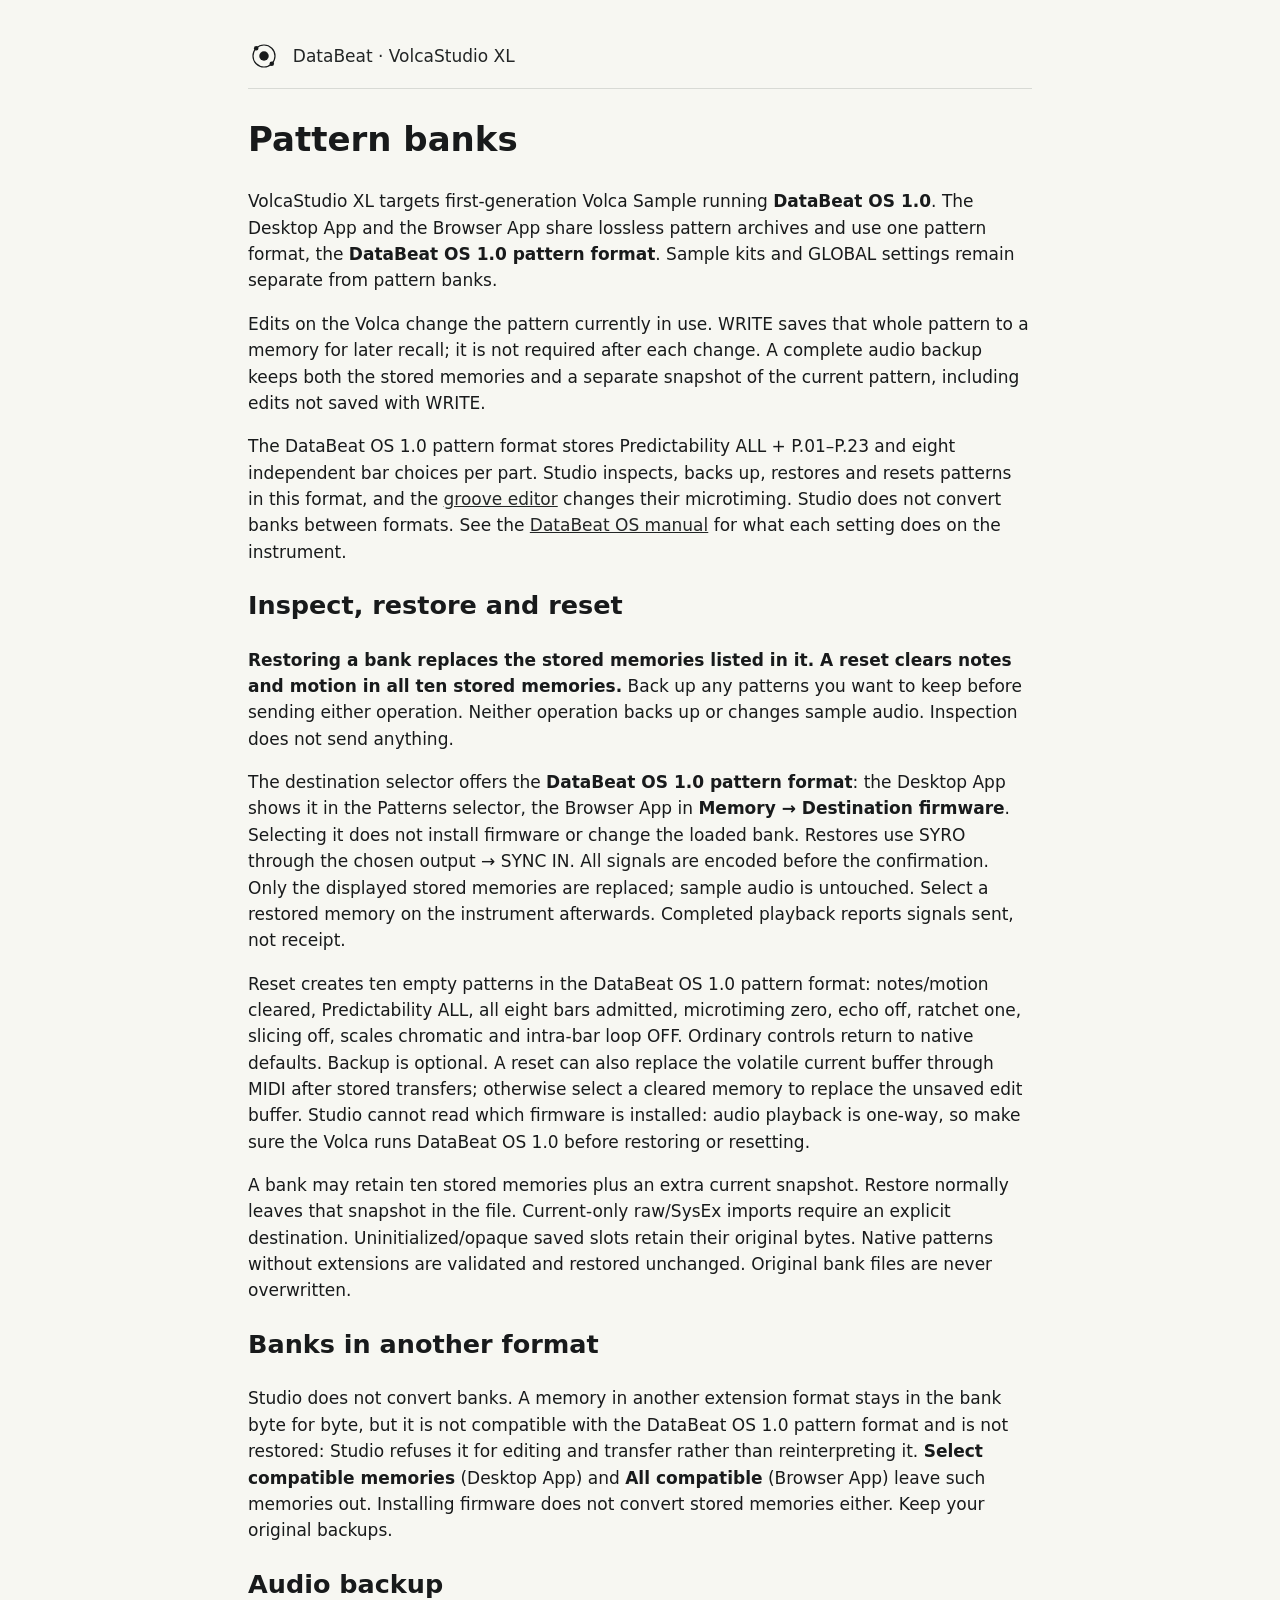
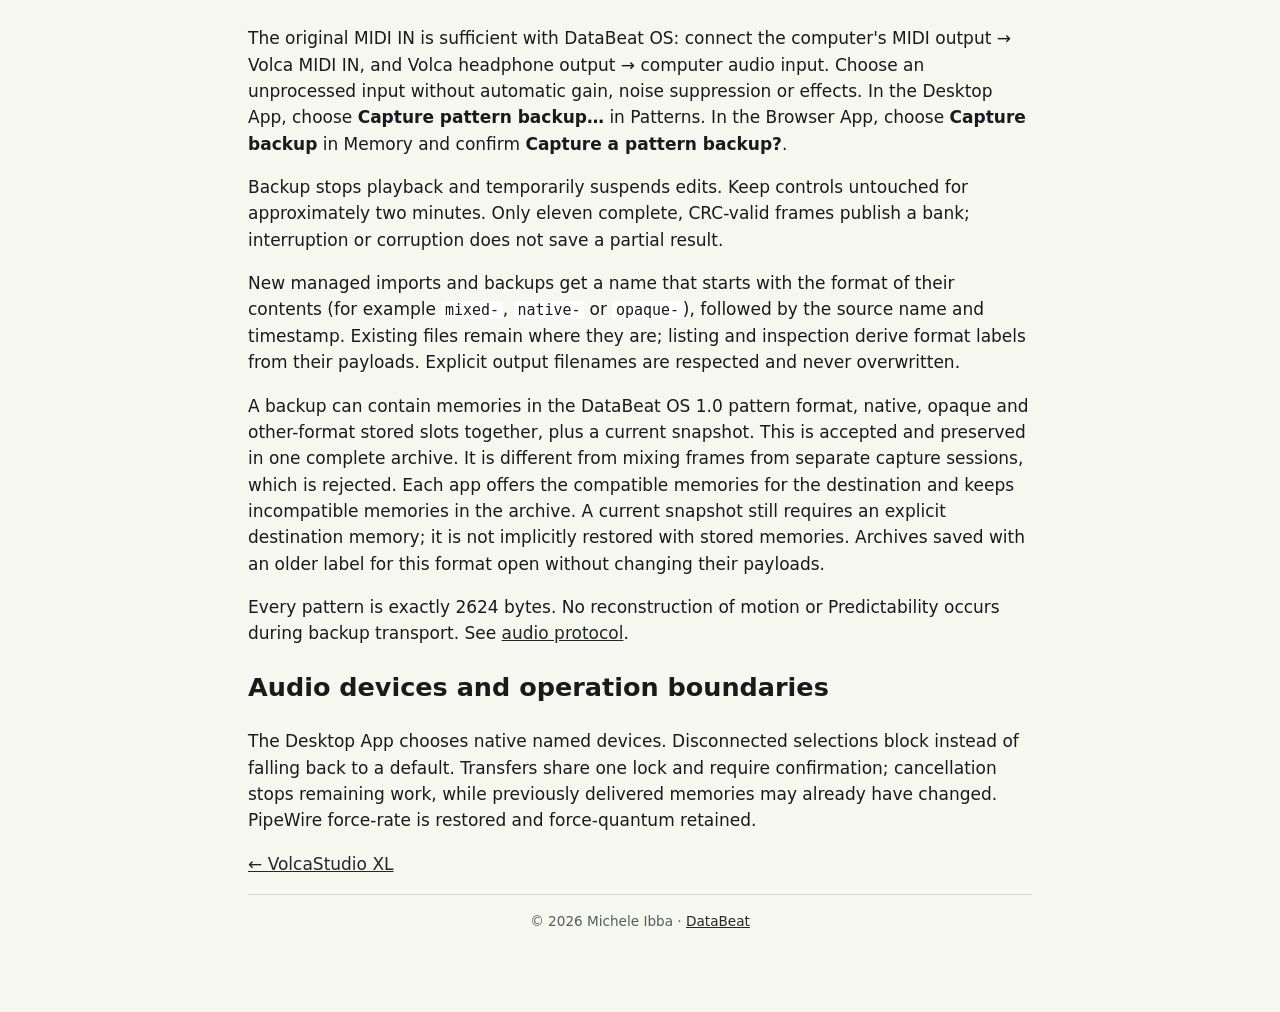
<file: site/docs/patterns.html>
<!doctype html>
<html lang="en"><head><meta charset="utf-8"><meta name="viewport" content="width=device-width, initial-scale=1"><title>Pattern banks — DataBeat</title><link rel="stylesheet" href="../site.css"></head><body><main class="doc"><header class="top"><a class="brand" href="https://micheledatabeat.github.io/"><img src="../assets/databeat-mark.svg" alt="DataBeat" width="32" height="32"><span>DataBeat · VolcaStudio XL</span></a></header><h1 id="pattern-banks">Pattern banks</h1>
<p>VolcaStudio XL targets first-generation Volca Sample running <strong>DataBeat OS 1.0</strong>. The Desktop App and the Browser App share lossless pattern archives and use one pattern format, the <strong>DataBeat OS 1.0 pattern format</strong>. Sample kits and GLOBAL settings remain separate from pattern banks.</p>
<p>Edits on the Volca change the pattern currently in use. WRITE saves that whole pattern to a memory for later recall; it is not required after each change. A complete audio backup keeps both the stored memories and a separate snapshot of the current pattern, including edits not saved with WRITE.</p>
<p>The DataBeat OS 1.0 pattern format stores Predictability ALL + P.01–P.23 and eight independent bar choices per part. Studio inspects, backs up, restores and resets patterns in this format, and the <a href="grooves.html">groove editor</a> changes their microtiming. Studio does not convert banks between formats. See the <a href="databeat-os.html">DataBeat OS manual</a> for what each setting does on the instrument.</p>
<h2 id="inspect-restore-and-reset">Inspect, restore and reset</h2>
<p><strong>Restoring a bank replaces the stored memories listed in it. A reset clears notes and motion in all ten stored memories.</strong> Back up any patterns you want to keep before sending either operation. Neither operation backs up or changes sample audio. Inspection does not send anything.</p>
<p>The destination selector offers the <strong>DataBeat OS 1.0 pattern format</strong>: the Desktop App shows it in the Patterns selector, the Browser App in <strong>Memory → Destination firmware</strong>. Selecting it does not install firmware or change the loaded bank. Restores use SYRO through the chosen output → SYNC IN. All signals are encoded before the confirmation. Only the displayed stored memories are replaced; sample audio is untouched. Select a restored memory on the instrument afterwards. Completed playback reports signals sent, not receipt.</p>
<p>Reset creates ten empty patterns in the DataBeat OS 1.0 pattern format: notes/motion cleared, Predictability ALL, all eight bars admitted, microtiming zero, echo off, ratchet one, slicing off, scales chromatic and intra-bar loop OFF. Ordinary controls return to native defaults. Backup is optional. A reset can also replace the volatile current buffer through MIDI after stored transfers; otherwise select a cleared memory to replace the unsaved edit buffer. Studio cannot read which firmware is installed: audio playback is one-way, so make sure the Volca runs DataBeat OS 1.0 before restoring or resetting.</p>
<p>A bank may retain ten stored memories plus an extra current snapshot. Restore normally leaves that snapshot in the file. Current-only raw/SysEx imports require an explicit destination. Uninitialized/opaque saved slots retain their original bytes. Native patterns without extensions are validated and restored unchanged. Original bank files are never overwritten.</p>
<h2 id="banks-in-another-format">Banks in another format</h2>
<p>Studio does not convert banks. A memory in another extension format stays in the bank byte for byte, but it is not compatible with the DataBeat OS 1.0 pattern format and is not restored: Studio refuses it for editing and transfer rather than reinterpreting it. <strong>Select compatible memories</strong> (Desktop App) and <strong>All compatible</strong> (Browser App) leave such memories out. Installing firmware does not convert stored memories either. Keep your original backups.</p>
<h2 id="audio-backup">Audio backup</h2>
<p>The original MIDI IN is sufficient with DataBeat OS: connect the computer's MIDI output → Volca MIDI IN, and Volca headphone output → computer audio input. Choose an unprocessed input without automatic gain, noise suppression or effects. In the Desktop App, choose <strong>Capture pattern backup…</strong> in Patterns. In the Browser App, choose <strong>Capture backup</strong> in Memory and confirm <strong>Capture a pattern backup?</strong>.</p>
<p>Backup stops playback and temporarily suspends edits. Keep controls untouched for approximately two minutes. Only eleven complete, CRC-valid frames publish a bank; interruption or corruption does not save a partial result.</p>
<p>New managed imports and backups get a name that starts with the format of their contents (for example <code>mixed-</code>, <code>native-</code> or <code>opaque-</code>), followed by the source name and timestamp. Existing files remain where they are; listing and inspection derive format labels from their payloads. Explicit output filenames are respected and never overwritten.</p>
<p>A backup can contain memories in the DataBeat OS 1.0 pattern format, native, opaque and other-format stored slots together, plus a current snapshot. This is accepted and preserved in one complete archive. It is different from mixing frames from separate capture sessions, which is rejected. Each app offers the compatible memories for the destination and keeps incompatible memories in the archive. A current snapshot still requires an explicit destination memory; it is not implicitly restored with stored memories. Archives saved with an older label for this format open without changing their payloads.</p>
<p>Every pattern is exactly 2624 bytes. No reconstruction of motion or Predictability occurs during backup transport. See <a href="pattern-audio.html">audio protocol</a>.</p>
<h2 id="audio-devices-and-operation-boundaries">Audio devices and operation boundaries</h2>
<p>The Desktop App chooses native named devices. Disconnected selections block instead of falling back to a default. Transfers share one lock and require confirmation; cancellation stops remaining work, while previously delivered memories may already have changed. PipeWire force-rate is restored and force-quantum retained.</p><p><a href="../index.html">← VolcaStudio XL</a></p><footer>© 2026 Michele Ibba · <a href="https://micheledatabeat.github.io/">DataBeat</a></footer></main></body></html>
</file>
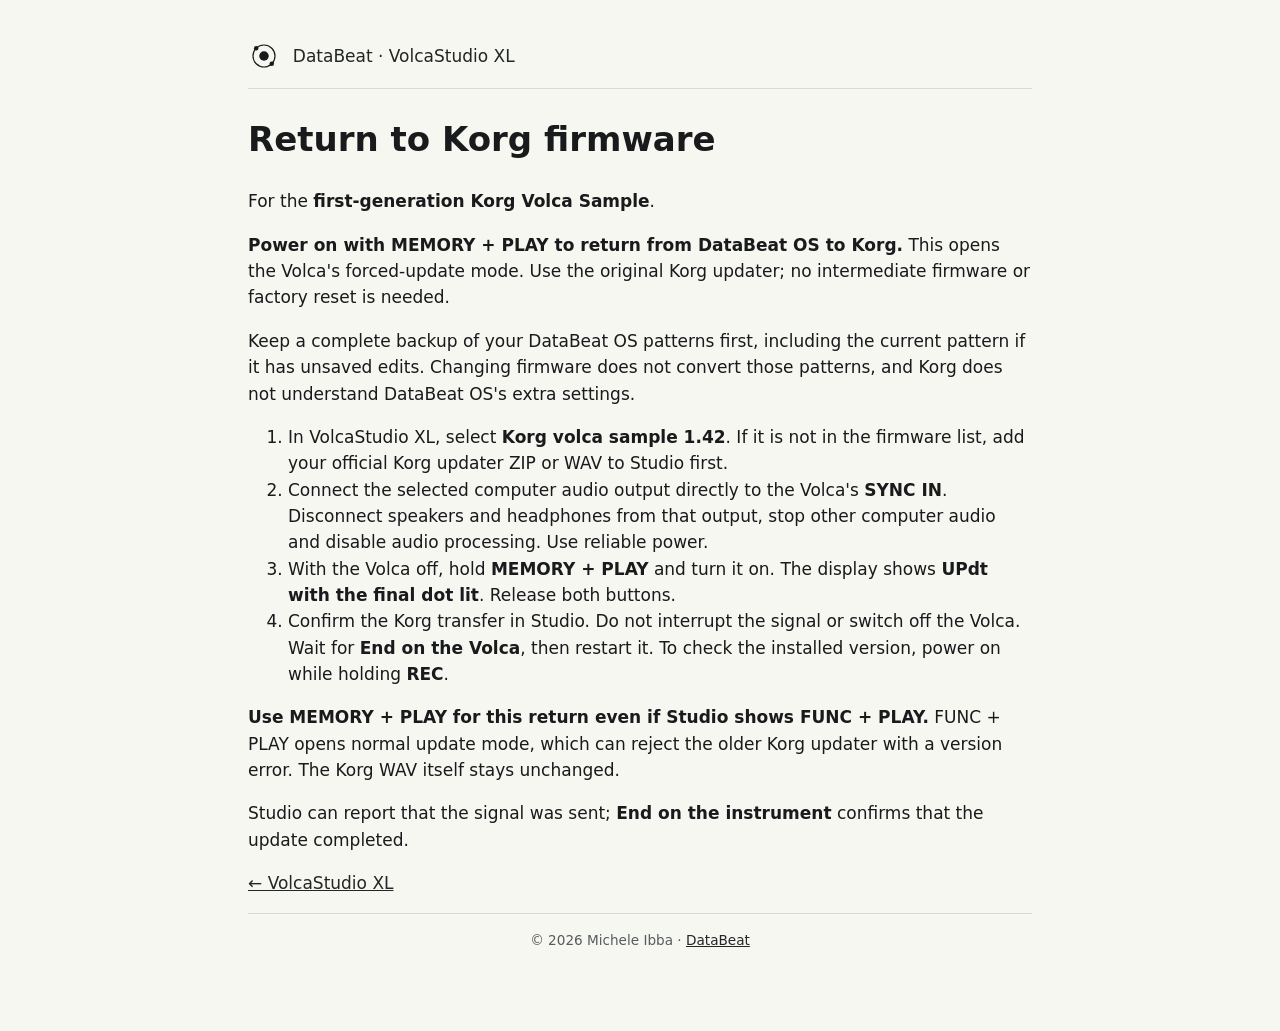
<file: site/docs/return-to-korg.html>
<!doctype html>
<html lang="en"><head><meta charset="utf-8"><meta name="viewport" content="width=device-width, initial-scale=1"><title>Return to Korg firmware — DataBeat</title><link rel="stylesheet" href="../site.css"></head><body><main class="doc"><header class="top"><a class="brand" href="https://micheledatabeat.github.io/"><img src="../assets/databeat-mark.svg" alt="DataBeat" width="32" height="32"><span>DataBeat · VolcaStudio XL</span></a></header><h1 id="return-to-korg-firmware">Return to Korg firmware</h1>
<p>For the <strong>first-generation Korg Volca Sample</strong>.</p>
<p><strong>Power on with MEMORY + PLAY to return from DataBeat OS to Korg.</strong> This opens the Volca's forced-update mode. Use the original Korg updater; no intermediate firmware or factory reset is needed.</p>
<p>Keep a complete backup of your DataBeat OS patterns first, including the current pattern if it has unsaved edits. Changing firmware does not convert those patterns, and Korg does not understand DataBeat OS's extra settings.</p>
<ol>
<li>In VolcaStudio XL, select <strong>Korg volca sample 1.42</strong>. If it is not in the firmware list, add your official Korg updater ZIP or WAV to Studio first.</li>
<li>Connect the selected computer audio output directly to the Volca's <strong>SYNC IN</strong>. Disconnect speakers and headphones from that output, stop other computer audio and disable audio processing. Use reliable power.</li>
<li>With the Volca off, hold <strong>MEMORY + PLAY</strong> and turn it on. The display shows <strong>UPdt with the final dot lit</strong>. Release both buttons.</li>
<li>Confirm the Korg transfer in Studio. Do not interrupt the signal or switch off the Volca. Wait for <strong>End on the Volca</strong>, then restart it. To check the installed version, power on while holding <strong>REC</strong>.</li>
</ol>
<p><strong>Use MEMORY + PLAY for this return even if Studio shows FUNC + PLAY.</strong> FUNC + PLAY opens normal update mode, which can reject the older Korg updater with a version error. The Korg WAV itself stays unchanged.</p>
<p>Studio can report that the signal was sent; <strong>End on the instrument</strong> confirms that the update completed.</p><p><a href="../index.html">← VolcaStudio XL</a></p><footer>© 2026 Michele Ibba · <a href="https://micheledatabeat.github.io/">DataBeat</a></footer></main></body></html>
</file>
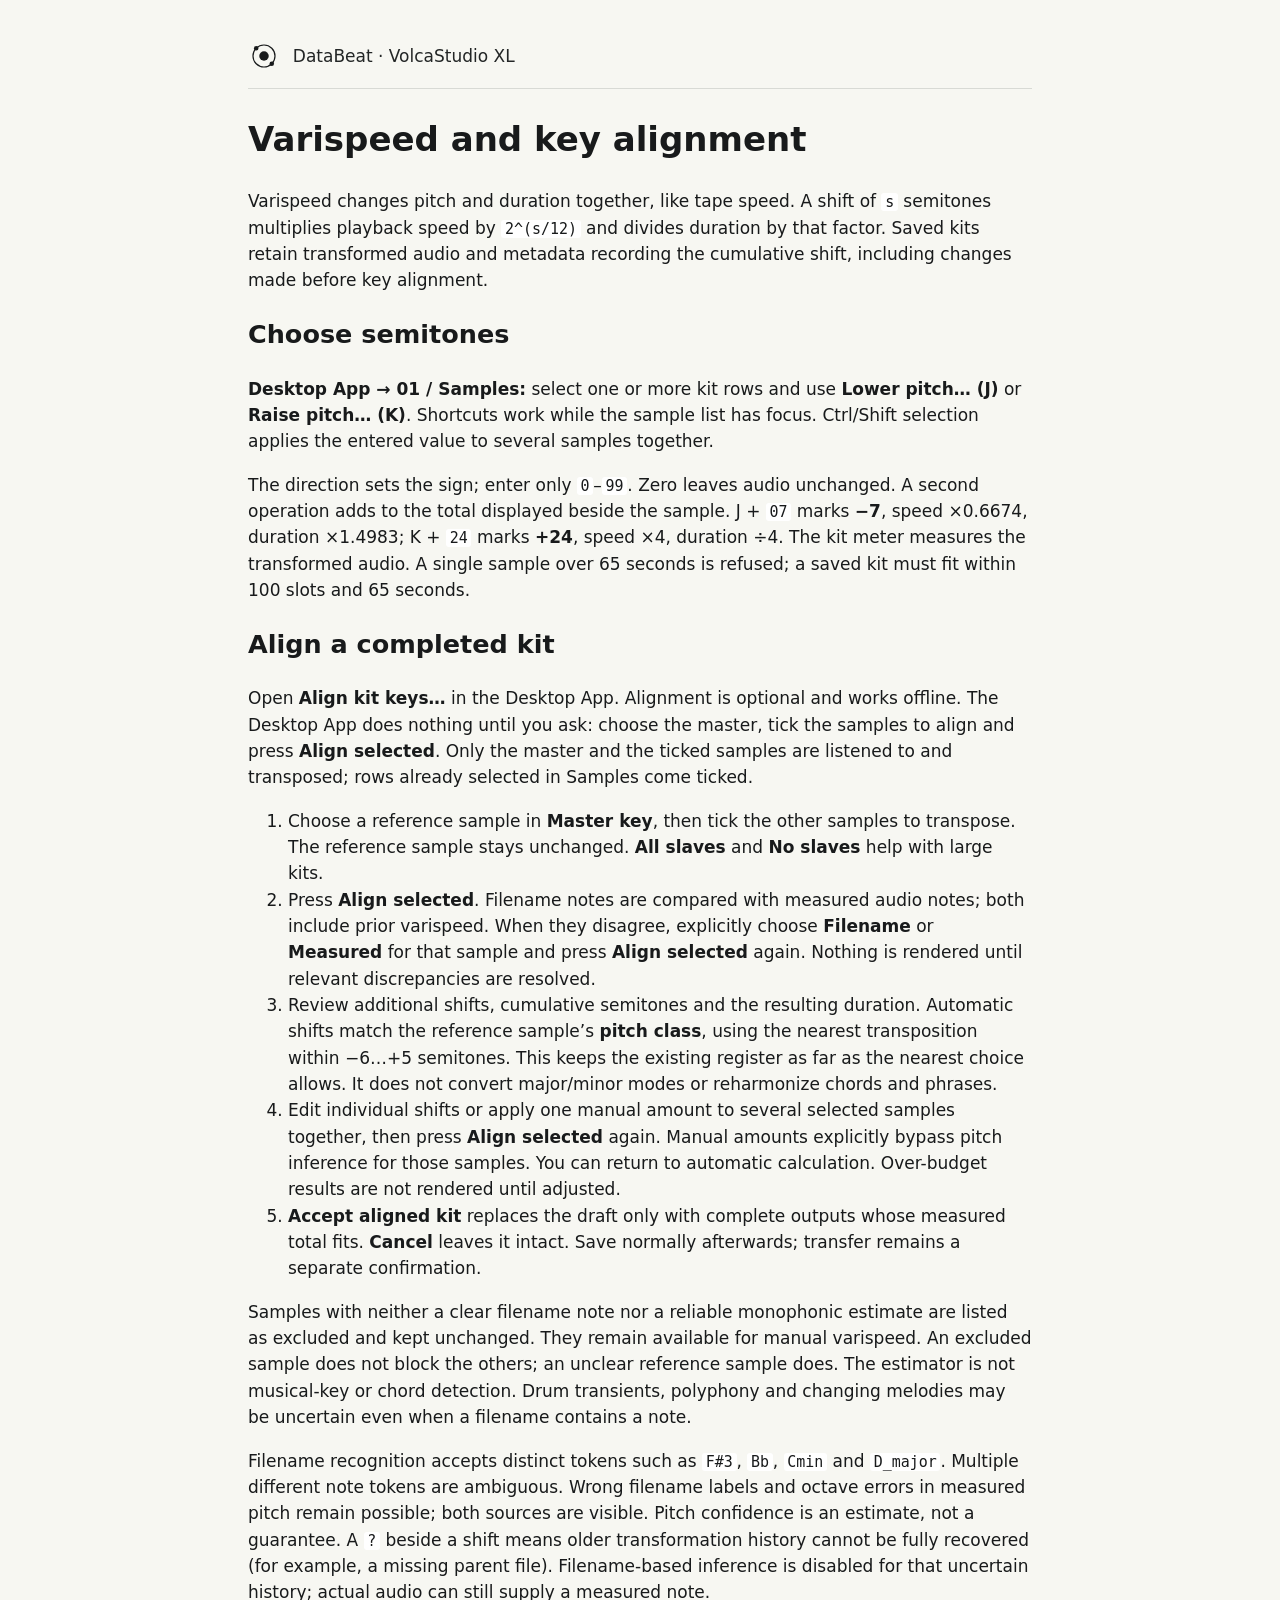
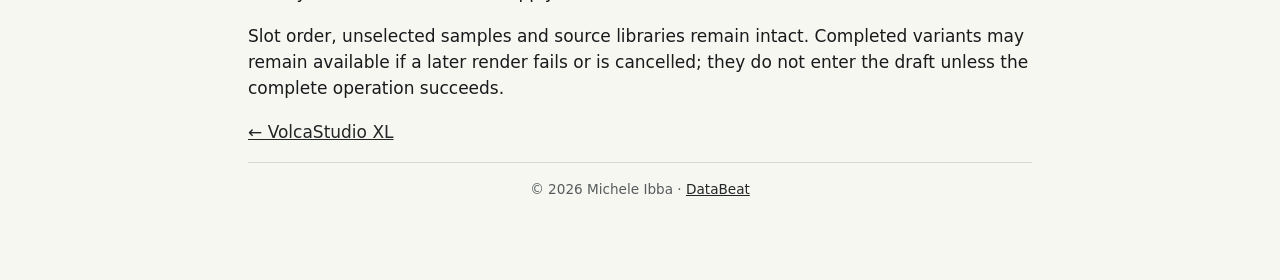
<file: site/docs/tuning.html>
<!doctype html>
<html lang="en"><head><meta charset="utf-8"><meta name="viewport" content="width=device-width, initial-scale=1"><title>Varispeed and key alignment — DataBeat</title><link rel="stylesheet" href="../site.css"></head><body><main class="doc"><header class="top"><a class="brand" href="https://micheledatabeat.github.io/"><img src="../assets/databeat-mark.svg" alt="DataBeat" width="32" height="32"><span>DataBeat · VolcaStudio XL</span></a></header><h1 id="varispeed-and-key-alignment">Varispeed and key alignment</h1>
<p>Varispeed changes pitch and duration together, like tape speed. A shift of <code>s</code> semitones multiplies playback speed by <code>2^(s/12)</code> and divides duration by that factor. Saved kits retain transformed audio and metadata recording the cumulative shift, including changes made before key alignment.</p>
<h2 id="choose-semitones">Choose semitones</h2>
<p><strong>Desktop App → 01 / Samples:</strong> select one or more kit rows and use <strong>Lower pitch… (J)</strong> or <strong>Raise pitch… (K)</strong>. Shortcuts work while the sample list has focus. Ctrl/Shift selection applies the entered value to several samples together.</p>
<p>The direction sets the sign; enter only <code>0</code>–<code>99</code>. Zero leaves audio unchanged. A second operation adds to the total displayed beside the sample. J + <code>07</code> marks <strong>−7</strong>, speed ×0.6674, duration ×1.4983; K + <code>24</code> marks <strong>+24</strong>, speed ×4, duration ÷4. The kit meter measures the transformed audio. A single sample over 65 seconds is refused; a saved kit must fit within 100 slots and 65 seconds.</p>
<h2 id="align-a-completed-kit">Align a completed kit</h2>
<p>Open <strong>Align kit keys…</strong> in the Desktop App. Alignment is optional and works offline. The Desktop App does nothing until you ask: choose the master, tick the samples to align and press <strong>Align selected</strong>. Only the master and the ticked samples are listened to and transposed; rows already selected in Samples come ticked.</p>
<ol>
<li>Choose a reference sample in <strong>Master key</strong>, then tick the other samples to transpose. The reference sample stays unchanged. <strong>All slaves</strong> and <strong>No slaves</strong> help with large kits.</li>
<li>Press <strong>Align selected</strong>. Filename notes are compared with measured audio notes; both include prior varispeed. When they disagree, explicitly choose <strong>Filename</strong> or <strong>Measured</strong> for that sample and press <strong>Align selected</strong> again. Nothing is rendered until relevant discrepancies are resolved.</li>
<li>Review additional shifts, cumulative semitones and the resulting duration. Automatic shifts match the reference sample’s <strong>pitch class</strong>, using the nearest transposition within −6…+5 semitones. This keeps the existing register as far as the nearest choice allows. It does not convert major/minor modes or reharmonize chords and phrases.</li>
<li>Edit individual shifts or apply one manual amount to several selected samples together, then press <strong>Align selected</strong> again. Manual amounts explicitly bypass pitch inference for those samples. You can return to automatic calculation. Over-budget results are not rendered until adjusted.</li>
<li><strong>Accept aligned kit</strong> replaces the draft only with complete outputs whose measured total fits. <strong>Cancel</strong> leaves it intact. Save normally afterwards; transfer remains a separate confirmation.</li>
</ol>
<p>Samples with neither a clear filename note nor a reliable monophonic estimate are listed as excluded and kept unchanged. They remain available for manual varispeed. An excluded sample does not block the others; an unclear reference sample does. The estimator is not musical-key or chord detection. Drum transients, polyphony and changing melodies may be uncertain even when a filename contains a note.</p>
<p>Filename recognition accepts distinct tokens such as <code>F#3</code>, <code>Bb</code>, <code>Cmin</code> and <code>D_major</code>. Multiple different note tokens are ambiguous. Wrong filename labels and octave errors in measured pitch remain possible; both sources are visible. Pitch confidence is an estimate, not a guarantee. A <code>?</code> beside a shift means older transformation history cannot be fully recovered (for example, a missing parent file). Filename-based inference is disabled for that uncertain history; actual audio can still supply a measured note.</p>
<p>Slot order, unselected samples and source libraries remain intact. Completed variants may remain available if a later render fails or is cancelled; they do not enter the draft unless the complete operation succeeds.</p><p><a href="../index.html">← VolcaStudio XL</a></p><footer>© 2026 Michele Ibba · <a href="https://micheledatabeat.github.io/">DataBeat</a></footer></main></body></html>
</file>
<file: site/site.css>
:root {
  --paper: #f7f7f2; --card: #fff; --ink: #181a1b; --ink-2: #232626; --ink-3: #565c5d;
  --line: #d8dad5; --red: #181a1b; --red-ink: #232626; --focus: #1f5fbf;
  --serif: "Archivo", system-ui, -apple-system, "Segoe UI", sans-serif;
  --sans: system-ui, -apple-system, "Segoe UI", Roboto, "Helvetica Neue", Arial, sans-serif;
  --mono: ui-monospace, "SF Mono", "Cascadia Mono", "DejaVu Sans Mono", Menlo, Consolas, monospace;
}
* { box-sizing: border-box; }
body { margin: 0; background: var(--paper); color: var(--ink); font: 17px/1.55 var(--sans);
 }
:focus-visible { outline: 3px solid var(--focus); outline-offset: 3px; }
.top { display: flex; justify-content: space-between; align-items: center; padding: 1rem 1.5rem; border-bottom: 3px double var(--ink); gap: 1rem; flex-wrap: wrap; }
.brand { display: flex; gap: .8rem; align-items: center; }
.brand img { image-rendering: pixelated; }
.kicker { margin: 0; font: 600 .72rem var(--mono); letter-spacing: .14em; text-transform: uppercase; color: var(--red-ink); }
.name { margin: 0; font: 700 1.4rem var(--serif); }
.lang button { font: 500 .9rem var(--sans); border: 1px solid var(--ink); background: var(--card); color: var(--ink); padding: .35rem .7rem; cursor: pointer; border-radius: 3px; }
.lang button[aria-pressed="true"] { background: var(--ink); color: var(--paper); }
main { max-width: 62rem; margin: 0 auto; padding: 0 1.5rem 3rem; }
h1, h2 { font-family: var(--serif); }
.hero { text-align: center; padding: 3.5rem 0 2.5rem; }
.hero h1 { font-size: clamp(2rem, 5vw, 3.3rem); margin: 0 0 .8rem; line-height: 1.1; }
.lead { max-width: 40rem; margin: 0 auto 2rem; color: var(--ink-2); font-size: 1.12rem; }
.cta { display: inline-block; background: var(--red); color: #fff; text-decoration: none; font: 700 1.35rem var(--sans); padding: 1rem 2.2rem; border: 2px solid var(--ink); border-radius: 4px; box-shadow: 5px 5px 0 var(--ink); }
.cta:hover { background: var(--red-ink); }
.cta:active { transform: translate(2px, 2px); box-shadow: 3px 3px 0 var(--ink); }
.pick { max-width: 34rem; margin: -.8rem auto 1.6rem; font-weight: 600; color: var(--ink); }
.cta-row { display: flex; gap: 1rem; justify-content: center; align-items: center; flex-wrap: wrap; }
.cta-row .cta { min-width: 15rem; text-align: center; box-sizing: border-box; }
.for { color: var(--ink-3); margin: 1rem 0 .3rem; }
.other { font-size: .92rem; color: var(--ink-3); }
.other a, .downloads a, footer a { color: var(--red-ink); }
section { margin: 2rem 0; }
.steps ol { list-style: none; padding: 0; display: grid; grid-template-columns: repeat(auto-fit, minmax(15rem, 1fr)); gap: 1rem; counter-reset: step; }
.steps li { background: var(--card); border: 1px solid var(--ink); box-shadow: 3px 3px 0 var(--ink); padding: 1rem 1.1rem; border-radius: 3px; counter-increment: step; }
.steps li strong { display: block; font: 700 1.15rem var(--serif); }
.steps li strong::before { content: counter(step, decimal-leading-zero) "  "; font: 600 .85rem var(--mono); color: var(--red-ink); }
.note { color: var(--ink-2); font-size: .95rem; }
.facts { display: grid; grid-template-columns: repeat(auto-fit, minmax(18rem, 1fr)); gap: 2rem; border-top: 1px solid var(--line); padding-top: 1rem; }
.facts ul { padding-left: 1.2rem; }
table { width: 100%; border-collapse: collapse; font-size: .92rem; }
th, td { text-align: left; padding: .45rem .5rem; border-bottom: 1px solid var(--line); vertical-align: top; }
td.hash { font: .72rem var(--mono); word-break: break-all; color: var(--ink-3); }
footer { border-top: 3px double var(--ink); padding: 1rem 1.5rem 2rem; color: var(--ink-3); font-size: .85rem; text-align: center; }
@media (max-width: 600px) { .hero { padding-top: 2rem; } .cta { width: 100%; } }
main.doc { max-width: 52rem; padding-top: 1.5rem; }
main.doc table { margin: .8rem 0; }
main.doc code { font: .88em var(--mono); background: var(--card); padding: 0 .25em; border-radius: 3px; }
main.doc pre { overflow-x: auto; }
main.doc a { color: var(--red-ink); }
.cards { display: grid; grid-template-columns: repeat(auto-fit, minmax(16rem, 1fr)); gap: 1rem; }
.cards article { background: var(--card); border: 1px solid var(--ink); box-shadow: 3px 3px 0 var(--ink); padding: .2rem 1.1rem .6rem; border-radius: 3px; }
.cards h3 { font: 700 1.1rem var(--serif); margin: .8rem 0 .3rem; }
.cards p { margin: .4rem 0; color: var(--ink-2); font-size: .95rem; }
.cards a { color: var(--red-ink); }
.scroll { overflow-x: auto; }

.brand { color: var(--ink); text-decoration: none; }
.brand img { image-rendering: auto; }
.top, footer { border-color: var(--line); border-style: solid; border-width: 0 0 1px; }
footer { border-width: 1px 0 0; }
.hero h1 { font-weight: 400; letter-spacing: -.04em; }
.cta { border-radius: 999px; box-shadow: none; }
.cta:active { transform: translateY(1px); box-shadow: none; }
.steps li, .cards article { border-color: var(--line); border-radius: 10px; box-shadow: none; }
.edition-preview { margin: 1rem 0 2.5rem; }
.edition-preview img { display: block; width: 100%; height: auto; border-radius: 10px; }
.edition-preview figcaption { color: var(--ink-3); font: .8rem var(--mono); margin-top: .6rem; }
.footer-brand { font-family: var(--mono); }
.doc .top { margin-bottom: 1.5rem; padding-left: 0; padding-right: 0; }
</file>
